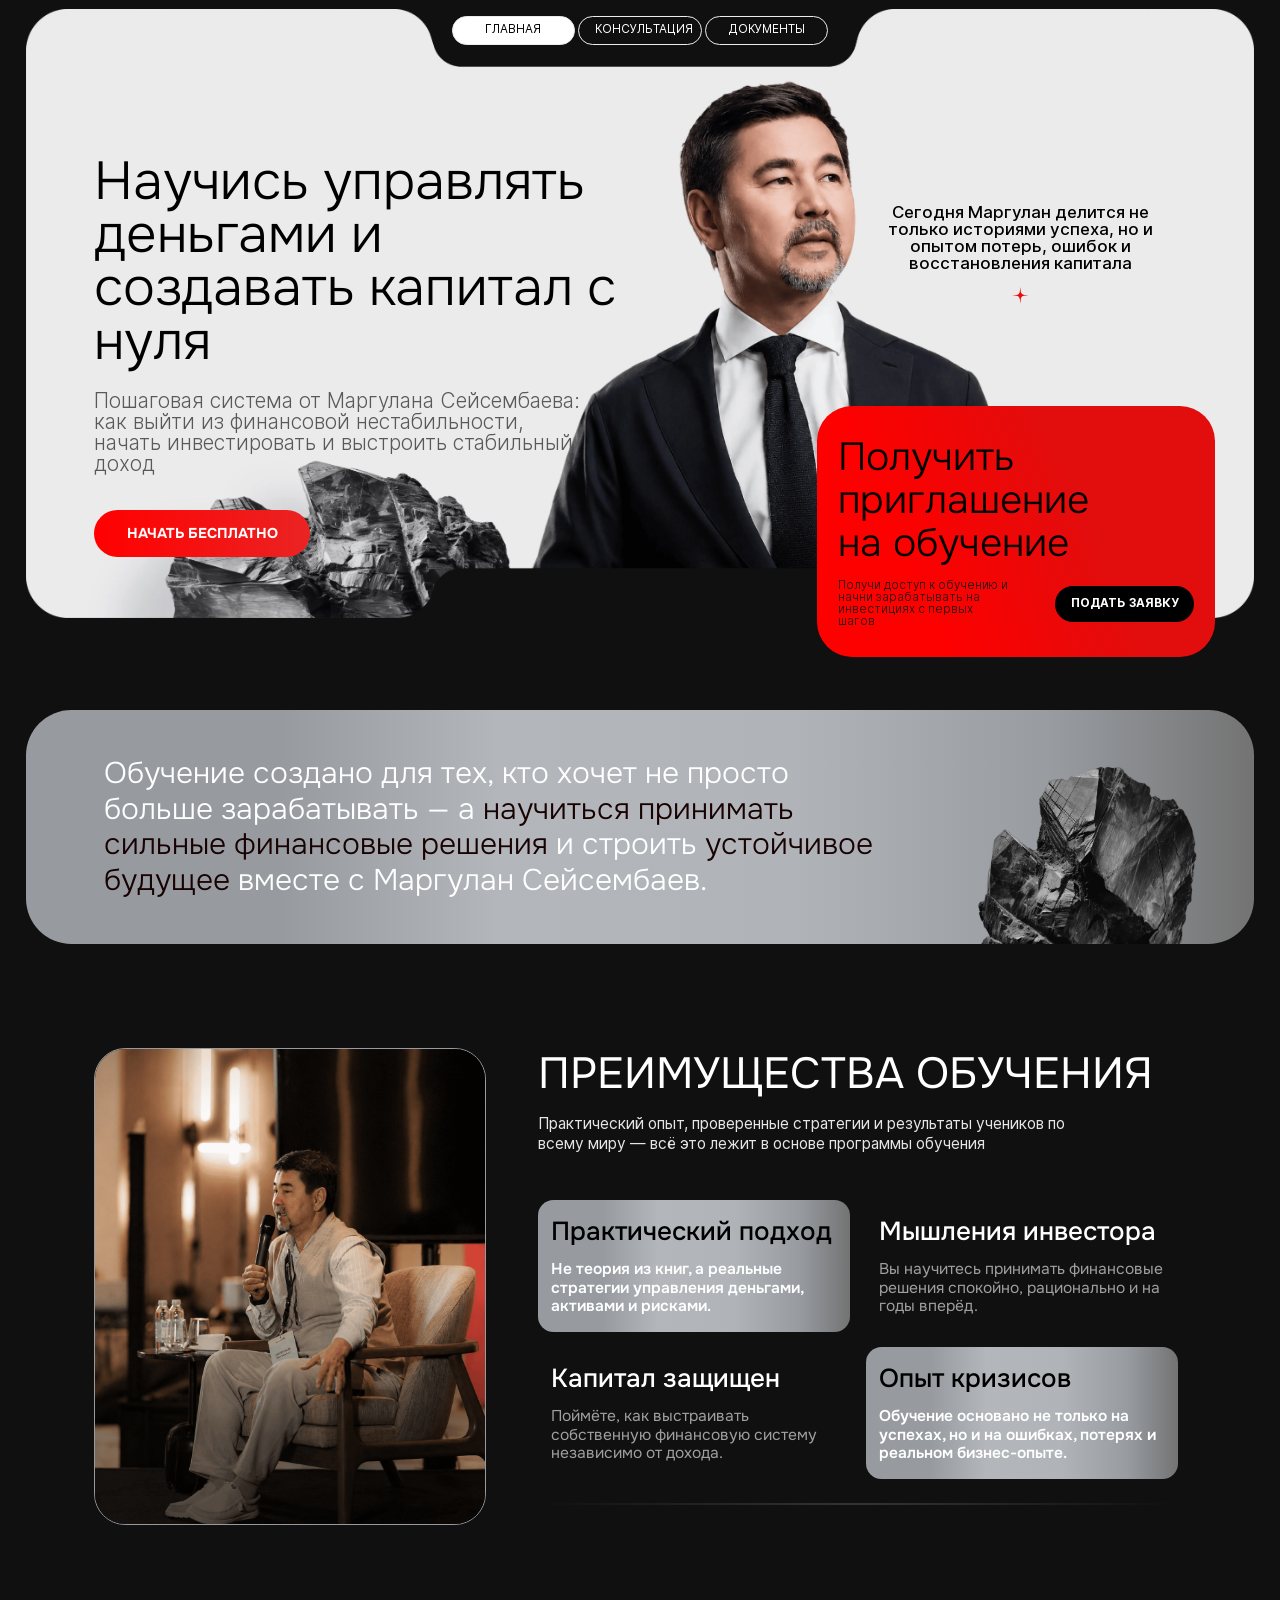
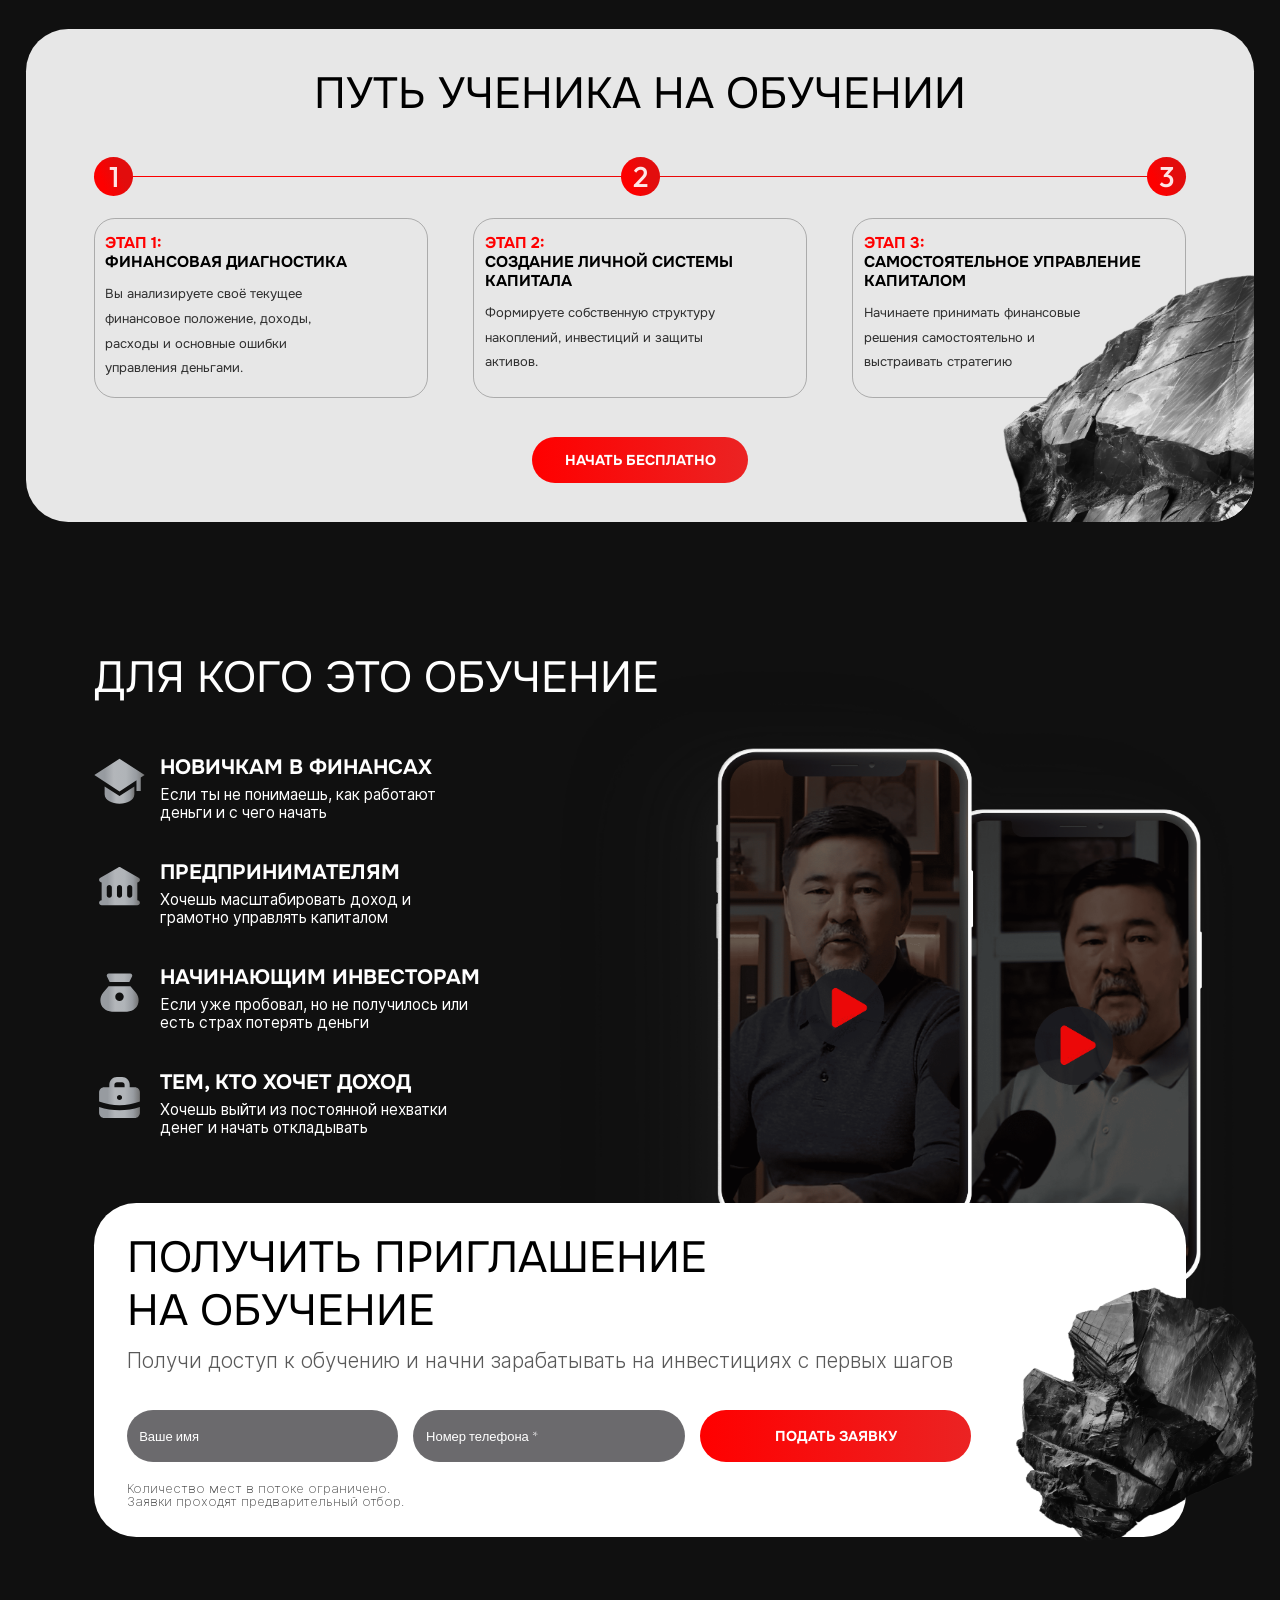
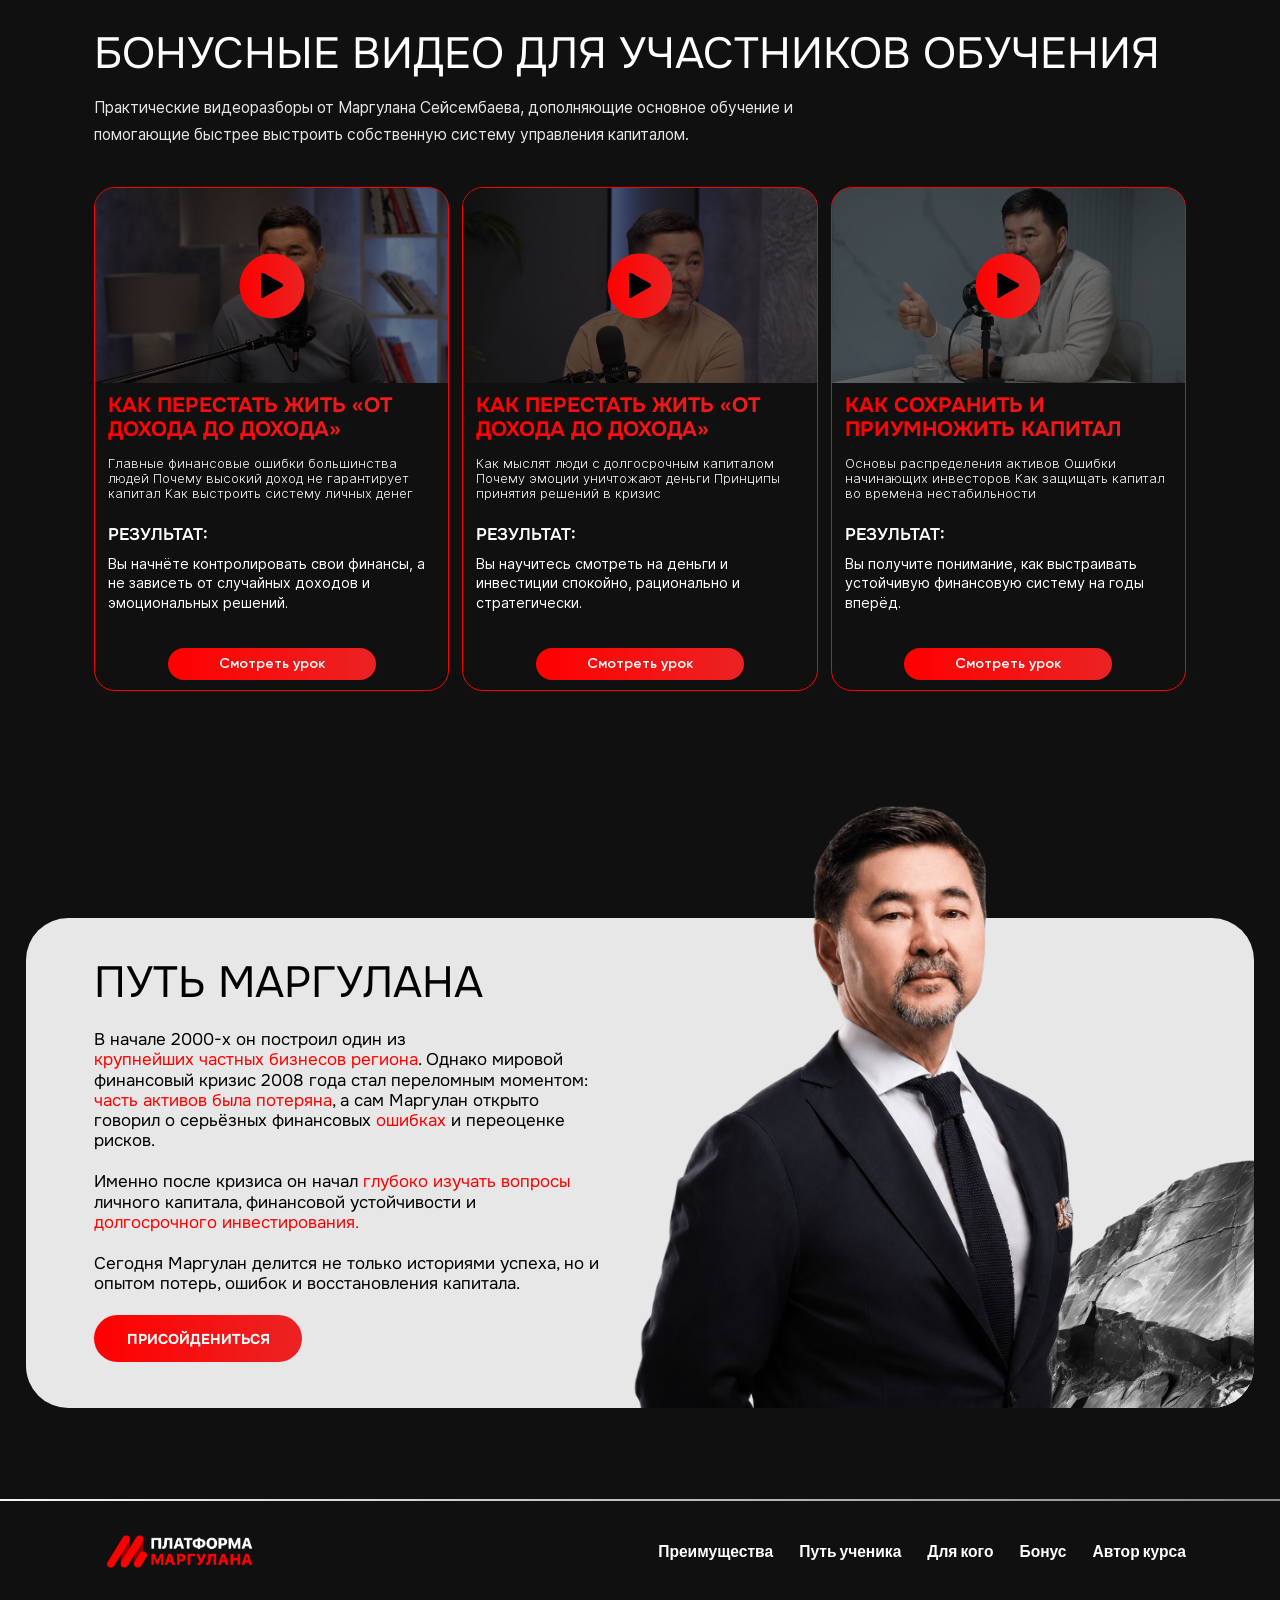
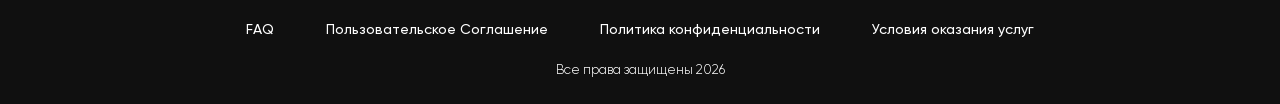
<file: index.html>
<!DOCTYPE html>
<html lang="ru">
<head>
    <meta charset="UTF-8">
    <meta name="viewport" content="width=device-width, initial-scale=1.0">
    <title>Margulan-Platform</title>
    <!-- favicon -->
    <link rel="icon" href="./images/logo/favicon.svg">
    <!-- favicon -->
    <!-- fonts -->
    <link rel="preconnect" href="https://fonts.googleapis.com">
    <link rel="preconnect" href="https://fonts.gstatic.com" crossorigin>
    <link href="https://fonts.googleapis.com/css2?family=Onest:wght@100..900&family=Outfit:wght@100..900&display=swap"
        rel="stylesheet">
    <link rel="stylesheet" href="./assets/fonts/Gilroy/stylesheet.css">
    <link rel="stylesheet" href="./assets/fonts/Inter/stylesheet.css">
    <link rel="stylesheet" href="./assets/fonts/DisruptorScript/stylesheet.css">
    <!-- fonts -->
    <!-- css link -->
    <link rel="stylesheet" href="./assets/scss/style.css">
    <!-- css link -->
</head>
<body>
    <div class="wrapper">

        <!-- header -->
        <header class="header_index">
            <div class="container">
                <ul class="header_index_link">
                    <li>
                        <a href="#" class="active">
                            гЛАВНАЯ
                        </a>
                    </li>
                    <li>
                        <a href="#">
                            кОНСУЛЬТАЦИЯ
                        </a>
                    </li>
                    <li class="end_link">
                        <a href="#">
                            Документы
                        </a>
                    </li>
                </ul>
            </div>
        </header>
        <!-- header -->

        <!-- main -->
        <main>

            <!-- hero -->
            <section class="hero">
                <div class="container">
                    <div class="hero_text">
                        <h1>
                            Научись управлять деньгами и создавать капитал с нуля
                        </h1>
                        <p>
                            Пошаговая система от Маргулана Сейсембаева: как выйти из финансовой нестабильности, начать инвестировать и выстроить
                            стабильный доход
                        </p>
                        <button class="btn-red">
                            НАЧАТЬ БЕСПЛАТНО
                        </button>
                    </div>
                    <div class="hero_right-text">
                        <p>
                            Сегодня Маргулан делится не только историями успеха, но и опытом потерь, ошибок и восстановления капитала
                        </p>
                        <svg width="27" height="27" viewBox="0 0 27 27" fill="none" xmlns="http://www.w3.org/2000/svg">
                            <path
                                d="M13.3167 0L13.9882 7.3873C14.253 10.2997 16.5881 12.5917 19.5049 12.8022L26.6333 13.3167L19.3629 14.0162C16.5104 14.2907 14.2552 16.5529 13.9895 19.4062L13.3167 26.6333L12.4804 19.2846C12.1621 16.4874 9.93326 14.2926 7.13151 14.0173L0 13.3167L6.98691 12.8018C9.85504 12.5905 12.165 10.3647 12.4826 7.50635L13.3167 0Z"
                                fill="url(#paint0_linear_1_46)" />
                            <defs>
                                <linearGradient id="paint0_linear_1_46" x1="9.26043" y1="24.9333" x2="21.9472" y2="19.2434"
                                    gradientUnits="userSpaceOnUse">
                                    <stop stop-color="#FD0000" />
                                    <stop offset="1" stop-color="#E20D0D" />
                                </linearGradient>
                            </defs>
                        </svg>
                        <div class="line"></div>
                    </div>
                    <div class="hero_contact">
                        <h3>
                            Получить приглашение
                            на обучение
                        </h3>
                        <div class="hero_contact_bottom">
                            <p>
                                Получи доступ к обучению и начни зарабатывать на инвестициях с первых шагов
                            </p>
                            <button>
                                Подать заявку
                            </button>
                        </div>
                    </div>
                </div>
            </section>
            <!-- hero -->

            <!-- hero_bottom -->
            <div class="hero_bottom">
                <div class="container">
                    <p>
                        <span>Обучение создано для тех, кто хочет не просто больше зарабатывать — а</span> научиться принимать сильные финансовые решения <span>и строить</span> устойчивое будущее <span>вместе с Маргулан Сейсембаев.</span>
                    </p>
                    <img src="./assets/images/hero_bottom_icon.png" alt="" class="hero_bottom_icon">
                </div>
            </div>
            <!-- hero_bottom -->

            <!-- about -->
            <section class="about">
                <div class="container">
                    <img src="./assets/images/about_img.png" alt="" class="about_img">
                    <div class="about_text">
                        <h2 class="section_title">
                            Преимущества обучения
                        </h2>
                        <p class="about_head_text">
                            Практический опыт, проверенные стратегии и результаты учеников по всему миру — всё это лежит в основе программы обучения
                        </p>
                        <div class="about_blocks">
                            <div class="about_block white">
                                <h3>
                                    Практический подход
                                </h3>
                                <p>
                                    Не теория из книг, а реальные стратегии управления деньгами, активами и рисками.
                                </p>
                            </div>
                            <div class="about_block">
                                <h3>
                                    Мышления инвестора
                                </h3>
                                <p>
                                    Вы научитесь принимать финансовые решения спокойно, рационально и на годы вперёд.
                                </p>
                            </div>
                            <div class="about_block">
                                <h3>
                                    Капитал защищен
                                </h3>
                                <p>
                                    Поймёте, как выстраивать собственную финансовую систему независимо от дохода.
                                </p>
                            </div>
                            <div class="about_block white">
                                <h3>
                                    Опыт кризисов
                                </h3>
                                <p>
                                    Обучение основано не только на успехах, но и на ошибках, потерях и реальном бизнес-опыте.
                                </p>
                            </div>
                        </div>
                    </div>
                </div>
            </section>
            <!-- about -->

            <!-- training -->
            <section class="training">
                <img src="./assets/images/path_icon.png" alt="" class="training_icon">
                <div class="container">
                    <h2 class="section_title">
                        Путь ученика на обучении
                    </h2>
                    <div class="training_blocks">
                        <div class="step_numbers">
                            <div class="number">
                                <span>
                                    1
                                </span>
                            </div>
                            <div class="number">
                                <span>
                                    2
                                </span>
                            </div>
                            <div class="number">
                                <span>
                                    3
                                </span>
                            </div>
                        </div>
                        <div class="training_block">
                            <h3>
                                <span>этап 1:</span>
                                Финансовая диагностика
                            </h3>
                            <p>
                                Вы анализируете своё текущее финансовое положение, доходы, расходы и основные ошибки управления деньгами.
                            </p>
                        </div>
                        <div class="training_block">
                            <h3>
                                <span>этап 2:</span>
                                Создание личной системы капитала
                            </h3>
                            <p>
                                Формируете собственную структуру накоплений, инвестиций и защиты активов.
                            </p>
                        </div>
                        <div class="training_block">
                            <h3>
                                <span>этап 3:</span>
                                Самостоятельное управление капиталом
                            </h3>
                            <p>
                                Начинаете принимать финансовые решения самостоятельно и выстраивать стратегию
                            </p>
                        </div>
                    </div>
                    <button class="btn-red">
                        НАЧАТЬ БЕСПЛАТНО
                    </button>
                </div>
            </section>
            <!-- training -->

            <!-- course -->
            <section class="course">
                <div class="container">
                    <h2 class="section_title">
                        Для кого это обучение
                    </h2>
                    <div class="course_in">
                        <div class="course_text">
                            <div class="course_text_block">
                                <img src="./assets/images/course1.svg" alt="">
                                <div class="text">
                                    <h3>
                                        Новичкам в финансах
                                    </h3>
                                    <p>
                                        Если ты не понимаешь, как работают деньги и с чего начать
                                    </p>
                                </div>
                            </div>
                            <div class="course_text_block">
                                <img src="./assets/images/course2.svg" alt="">
                                <div class="text">
                                    <h3>
                                        Предпринимателям
                                    </h3>
                                    <p>
                                        Хочешь масштабировать доход и грамотно управлять капиталом
                                    </p>
                                </div>
                            </div>
                            <div class="course_text_block">
                                <img src="./assets/images/course3.svg" alt="">
                                <div class="text">
                                    <h3>
                                        Начинающим инвесторам
                                    </h3>
                                    <p>
                                        Если уже пробовал, но не получилось
                                        или есть страх потерять деньги
                                    </p>
                                </div>
                            </div>
                            <div class="course_text_block">
                                <img src="./assets/images/course4.svg" alt="">
                                <div class="text">
                                    <h3>
                                        Тем, кто хочет доход
                                    </h3>
                                    <p>
                                        Хочешь выйти из постоянной нехватки денег и начать откладывать
                                    </p>
                                </div>
                            </div>
                        </div>
                        <img src="./assets/images/course_img.png" alt="" class="course_img">
                    </div>
                    <div class="course_form">
                        <img class="course_icon" src="./assets/images/course_icon.png" alt="">
                        <h2 class="section_title">
                            Получить приглашение
                            на обучение
                        </h2>
                        <p>
                            Получи доступ к обучению и начни зарабатывать на инвестициях с первых шагов
                        </p>
                        <form action="#">
                            <input type="text" placeholder="Ваше имя">
                            <input type="tel" placeholder="Номер телефона *">
                            <button class="btn-red" type="submit">
                                Подать заявку
                            </button>
                        </form>
                        <span>
                            Количество мест в потоке ограничено.
                            Заявки проходят предварительный отбор.
                        </span>
                    </div>
                </div>
            </section>
            <!-- course -->

            <!-- video -->
            <section class="video section-top">
                <div class="container">
                    <div class="video_head">
                        <h2 class="section_title">
                            Бонусные видео для участников обучения
                        </h2>
                        <p>
                            Практические видеоразборы от Маргулана Сейсембаева, дополняющие основное обучение и помогающие быстрее выстроить
                            собственную систему управления капиталом.
                        </p>
                    </div>
                    <div class="video_cards">
                        <div class="video_card">
                            <div class="video_card-img">
                                <button class="play">
                                    <img src="./assets/images/play_icon.svg" alt="">
                                </button>
                                <img src="./assets/images/video1.png" alt="">
                            </div>
                            <div class="video_card-text">
                                <h3>
                                    Как перестать жить «от дохода до дохода»
                                </h3>
                                <p>
                                    Главные финансовые ошибки большинства людей
                                    Почему высокий доход не гарантирует капитал
                                    Как выстроить систему личных денег
                                </p>
                                <h4>
                                    Результат:
                                </h4>
                                <span>
                                    Вы начнёте контролировать свои финансы, а не зависеть от случайных доходов и эмоциональных решений.
                                </span>
                                <button class="btn-red">
                                    Смотреть урок
                                </button>
                            </div>
                        </div>
                        <div class="video_card">
                            <div class="video_card-img">
                                <button class="play">
                                    <img src="./assets/images/play_icon.svg" alt="">
                                </button>
                                <img src="./assets/images/video2.png" alt="">
                            </div>
                            <div class="video_card-text">
                                <h3>
                                    Как перестать жить «от дохода до дохода»
                                </h3>
                                <p>
                                    Как мыслят люди с долгосрочным капиталом
                                    Почему эмоции уничтожают деньги
                                    Принципы принятия решений в кризис
                                </p>
                                <h4>
                                    Результат:
                                </h4>
                                <span>
                                    Вы научитесь смотреть на деньги
                                    и инвестиции спокойно, рационально
                                    и стратегически.
                                </span>
                                <button class="btn-red">
                                    Смотреть урок
                                </button>
                            </div>
                        </div>
                        <div class="video_card">
                            <div class="video_card-img">
                                <button class="play">
                                    <img src="./assets/images/play_icon.svg" alt="">
                                </button>
                                <img src="./assets/images/video3.png" alt="">
                            </div>
                            <div class="video_card-text">
                                <h3>
                                    Как сохранить и приумножить капитал
                                </h3>
                                <p>
                                    Основы распределения активов
                                    Ошибки начинающих инвесторов
                                    Как защищать капитал во времена нестабильности
                                </p>
                                <h4>
                                    Результат:
                                </h4>
                                <span>
                                    Вы получите понимание, как выстраивать устойчивую финансовую систему на годы вперёд.
                                </span>
                                <button class="btn-red">
                                    Смотреть урок
                                </button>
                            </div>
                        </div>
                    </div>
                </div>
            </section>
            <!-- video -->

            <!-- path -->
            <section class="path">
                <img src="./assets/images/path_icon.png" alt="" class="path_icon">
                <div class="container">
                    <div class="path_text">
                        <h2 class="section_title">
                            Путь Маргулана
                        </h2>
                        <p>
                            В начале 2000-х он построил один из <span>крупнейших частных бизнесов региона</span>. Однако мировой финансовый кризис 2008 года стал
                            переломным моментом:
                            <span>часть активов была потеряна</span>, а сам Маргулан открыто говорил о серьёзных финансовых <span>ошибках</span> и переоценке рисков.
                        </p>
                        <p>
                            Именно после кризиса он начал <span>глубоко изучать вопросы</span> личного капитала, финансовой устойчивости и <span>долгосрочного
                            инвестирования.</span>
                        </p>
                        <p>
                            Сегодня Маргулан делится не только историями успеха, но
                            и опытом потерь, ошибок и восстановления капитала.
                        </p>
                        <button class="btn-red">
                            Присойдениться
                        </button>
                    </div>
                    <img class="path_img" src="./assets/images/path_img.png" alt="">
                </div>
            </section>
            <!-- path -->

        </main>
        <!-- main -->

        <!-- footer -->
        <footer class="footer section-top">
            <div class="container">
                <div class="footer_top">
                    <a href="/" class="footer_logo">
                        <img src="./assets/images/logo/header_logo.png" alt="">
                    </a>
                    <ul class="footer_link">
                        <li>
                            <a href="#">
                                Преимущества
                            </a>
                        </li>
                        <li>
                            <a href="#">
                                Путь ученика
                            </a>
                        </li>
                        <li>
                            <a href="#">
                                Для кого
                            </a>
                        </li>
                        <li>
                            <a href="#">
                                Бонус
                            </a>
                        </li>
                        <li>
                            <a href="#">
                                Автор курса
                            </a>
                        </li>
                    </ul>
                </div>
                <ul class="footer_bottom">
                    <li>
                        <a href="#">
                            FAQ
                        </a>
                    </li>
                    <li>
                        <a href="./user-agreement.html">
                            Пользовательское Соглашение
                        </a>
                    </li>
                    <li>
                        <a href="./policy.html">
                            Политика конфиденциальности
                        </a>
                    </li>
                    <li>
                        <a href="./terms-service.html">
                            Условия оказания услуг
                        </a>
                    </li>
                </ul>
                <span class="end_text">
                    Все права защищены 2026
                </span>
            </div>
        </footer>
        <!-- footer -->
    </div>

    <!-- js file -->
    <script src="./assets/scripts/main.js" defer></script>
    <!-- js file -->
</body>
</html>
</file>
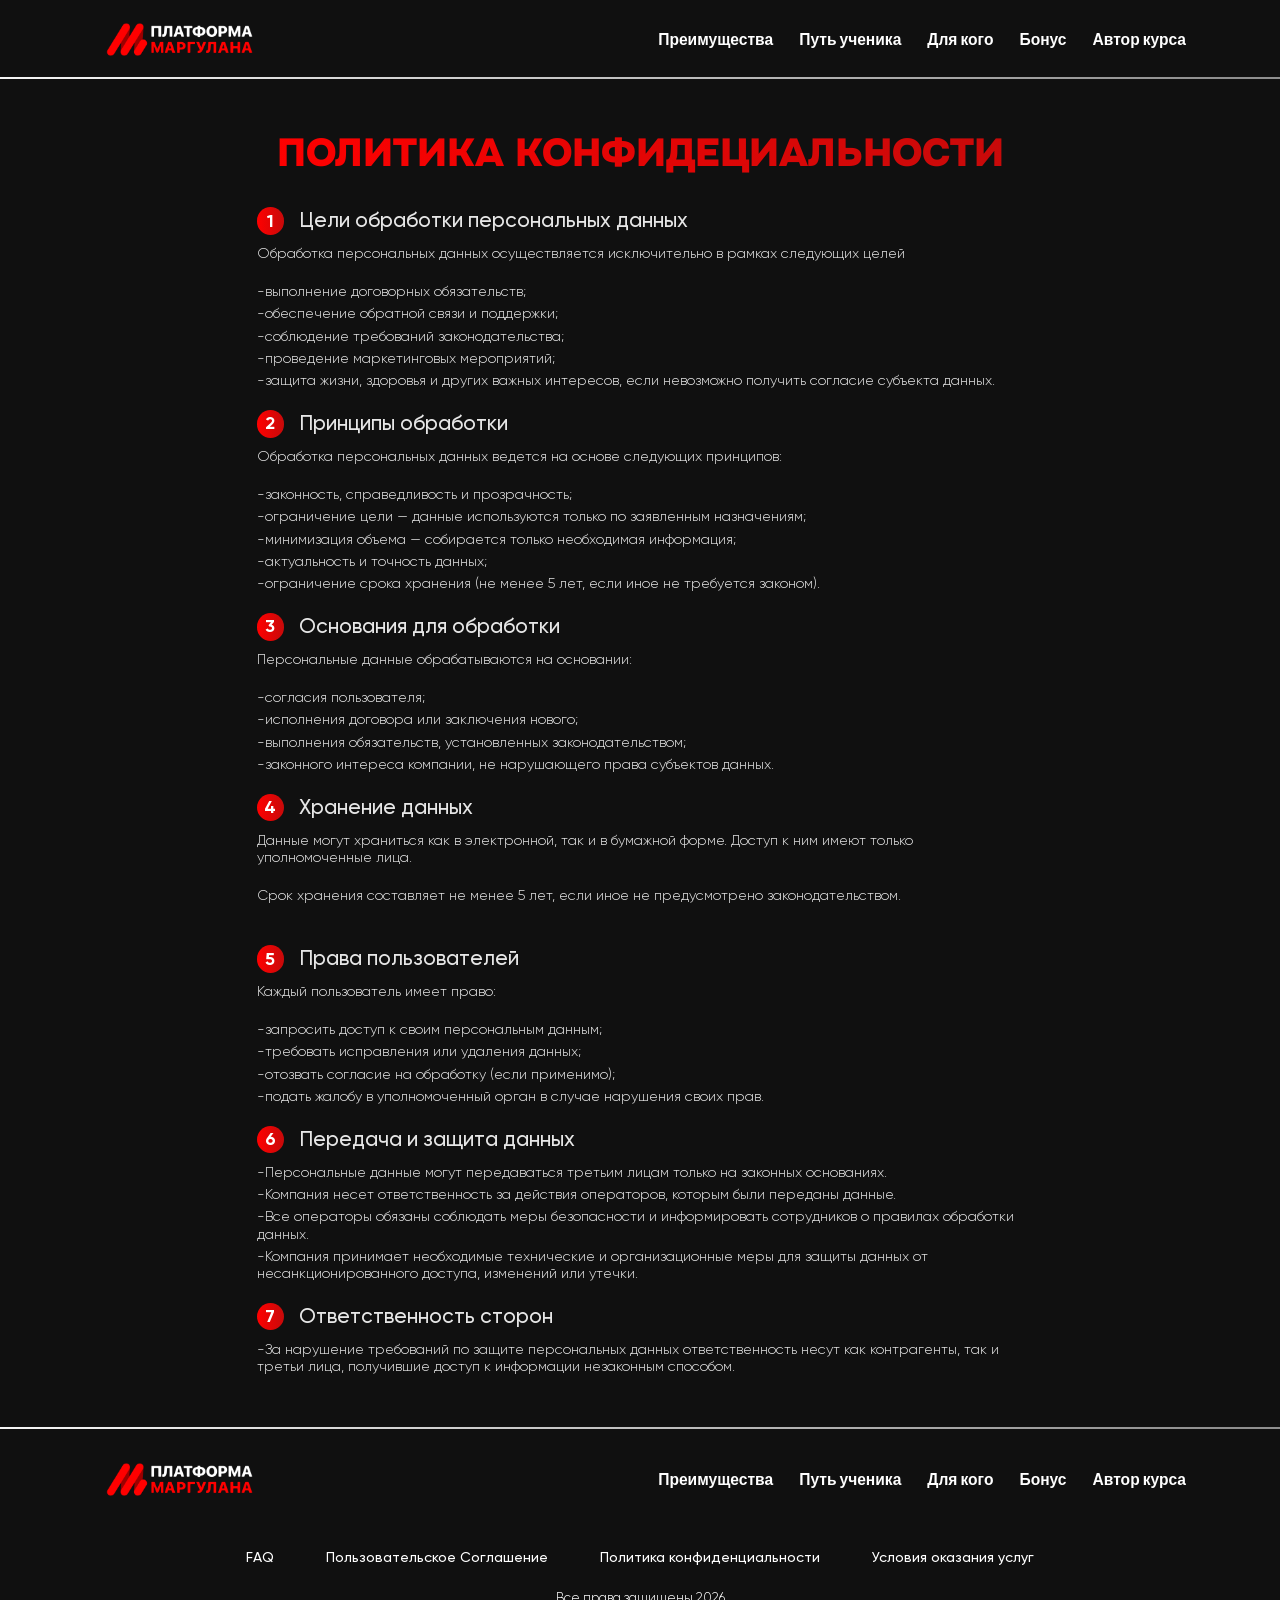
<file: policy.html>
<!DOCTYPE html>
<html lang="ru">

<head>
  <meta charset="UTF-8">
  <meta name="viewport" content="width=device-width, initial-scale=1.0">
  <title>Margulan-Main</title>
  <!-- favicon -->
  <link rel="icon" href="./images/logo/favicon.svg">
  <!-- favicon -->
  <!-- fonts -->
  <link rel="preconnect" href="https://fonts.googleapis.com">
  <link rel="preconnect" href="https://fonts.gstatic.com" crossorigin>
  <link href="https://fonts.googleapis.com/css2?family=Onest:wght@100..900&family=Outfit:wght@100..900&display=swap"
    rel="stylesheet">
  <link rel="stylesheet" href="./assets/fonts/Gilroy/stylesheet.css">
  <link rel="stylesheet" href="./assets/fonts/Inter/stylesheet.css">
  <!-- fonts -->
  <!-- css link -->
  <link rel="stylesheet" href="./assets/scss/style.css">
  <!-- css link -->
</head>

<body>
  <div class="wrapper">

    <!-- header -->
    <header class="header">
      <div class="container">
        <a href="/" class="header_logo">
          <img src="./assets/images/logo/header_logo.png" alt="">
        </a>
        <ul class="header_link">
          <li>
            <a href="#">
              Преимущества
            </a>
          </li>
          <li>
            <a href="#">
              Путь ученика
            </a>
          </li>
          <li>
            <a href="#">
              Для кого
            </a>
          </li>
          <li>
            <a href="#">
              Бонус
            </a>
          </li>
          <li>
            <a href="#">
              Автор курса
            </a>
          </li>
        </ul>
        <button class="burger">
          <svg width="40" height="40" viewBox="0 0 40 40" fill="none" xmlns="http://www.w3.org/2000/svg">
            <path d="M6.6665 10H33.3332M11.6665 20H33.3332M16.6665 30H33.3332" stroke="url(#paint0_linear_22_1363)"
              stroke-width="3.33333" stroke-linecap="round" stroke-linejoin="round" />
            <defs>
              <linearGradient id="paint0_linear_22_1363" x1="6.6665" y1="20" x2="33.3332" y2="20"
                gradientUnits="userSpaceOnUse">
                <stop stop-color="#FF0000" />
                <stop offset="1" stop-color="#EB2323" />
              </linearGradient>
            </defs>
          </svg>
        </button>
      </div>
    </header>
    <!-- header -->

    <!-- main -->
    <main>

      <!-- policy -->
      <section class="policy">
        <div class="container">
          <h1>
            Политика конфидециальности
          </h1>
          <div class="policy_in">
            <div class="policy_block">
              <div class="title">
                <div class="number"><span>1</span></div>
                <h3>Цели обработки персональных данных</h3>
              </div>
              <p>
                Обработка персональных данных осуществляется исключительно в рамках следующих целей
              </p>
              <ul>
                <li>-выполнение договорных обязательств;</li>
                <li>-обеспечение обратной связи и поддержки;</li>
                <li>-соблюдение требований законодательства;</li>
                <li>-проведение маркетинговых мероприятий;</li>
                <li>-защита жизни, здоровья и других важных интересов, если невозможно получить согласие субъекта
                  данных.</li>
              </ul>
            </div>

            <div class="policy_block">
              <div class="title">
                <div class="number"><span>2</span></div>
                <h3>Принципы обработки</h3>
              </div>
              <p>
                Обработка персональных данных ведется на основе следующих принципов:
              </p>
              <ul>
                <li>-законность, справедливость и прозрачность;</li>
                <li>-ограничение цели — данные используются только по заявленным назначениям;</li>
                <li>-минимизация объема — собирается только необходимая информация;</li>
                <li>-актуальность и точность данных;</li>
                <li>-ограничение срока хранения (не менее 5 лет, если иное не требуется законом).</li>
              </ul>
            </div>

            <div class="policy_block">
              <div class="title">
                <div class="number"><span>3</span></div>
                <h3>Основания для обработки</h3>
              </div>
              <p>
                Персональные данные обрабатываются на основании:
              </p>
              <ul>
                <li>-согласия пользователя;</li>
                <li>-исполнения договора или заключения нового;</li>
                <li>-выполнения обязательств, установленных законодательством;</li>
                <li>-законного интереса компании, не нарушающего права субъектов данных.</li>
              </ul>
            </div>

            <div class="policy_block">
              <div class="title">
                <div class="number"><span>4</span></div>
                <h3>Хранение данных</h3>
              </div>
              <p>
                Данные могут храниться как в электронной, так и в бумажной форме. Доступ к ним имеют только
                уполномоченные лица.
              </p>
              <p>
                Срок хранения составляет не менее 5 лет, если иное не предусмотрено законодательством.
              </p>
            </div>

            <div class="policy_block">
              <div class="title">
                <div class="number"><span>5</span></div>
                <h3>Права пользователей</h3>
              </div>
              <p>
                Каждый пользователь имеет право:
              </p>
              <ul>
                <li>-запросить доступ к своим персональным данным;</li>
                <li>-требовать исправления или удаления данных;</li>
                <li>-отозвать согласие на обработку (если применимо);</li>
                <li>-подать жалобу в уполномоченный орган в случае нарушения своих прав.</li>
              </ul>
            </div>

            <div class="policy_block">
              <div class="title">
                <div class="number"><span>6</span></div>
                <h3>Передача и защита данных</h3>
              </div>
              <ul>
                <li>-Персональные данные могут передаваться третьим лицам только на законных основаниях.</li>
                <li>-Компания несет ответственность за действия операторов, которым были переданы данные.</li>
                <li>-Все операторы обязаны соблюдать меры безопасности и информировать сотрудников о правилах обработки
                  данных.</li>
                <li>-Компания принимает необходимые технические и организационные меры для защиты данных от
                  несанкционированного
                  доступа, изменений или утечки.</li>
              </ul>
            </div>

            <div class="policy_block">
              <div class="title">
                <div class="number"><span>7</span></div>
                <h3>Ответственность сторон</h3>
              </div>
              <ul>
                <li>-За нарушение требований по защите персональных данных ответственность несут как контрагенты, так и
                  третьи лица,
                  получившие доступ к информации незаконным способом.</li>
              </ul>
            </div>
          </div>
        </div>
      </section>
      <!-- policy -->


    </main>
    <!-- main -->

    <!-- footer -->
    <footer class="footer">
      <div class="container">
        <div class="footer_top">
          <a href="/" class="footer_logo">
            <img src="./assets/images/logo/header_logo.png" alt="">
          </a>
          <ul class="footer_link">
            <li>
              <a href="#">
                Преимущества
              </a>
            </li>
            <li>
              <a href="#">
                Путь ученика
              </a>
            </li>
            <li>
              <a href="#">
                Для кого
              </a>
            </li>
            <li>
              <a href="#">
                Бонус
              </a>
            </li>
            <li>
              <a href="#">
                Автор курса
              </a>
            </li>
          </ul>
        </div>
        <ul class="footer_bottom">
          <li>
            <a href="#">
              FAQ
            </a>
          </li>
          <li>
            <a href="./user-agreement.html">
              Пользовательское Соглашение
            </a>
          </li>
          <li>
            <a href="./policy.html">
              Политика конфиденциальности
            </a>
          </li>
          <li>
            <a href="./terms-service.html">
              Условия оказания услуг
            </a>
          </li>
        </ul>
        <span class="end_text">
          Все права защищены 2026
        </span>
      </div>
    </footer>
    <!-- footer -->
  </div>

  <!-- js file -->
  <script src="./assets/scripts/main.js" defer></script>
  <!-- js file -->
</body>

</html>
</file>
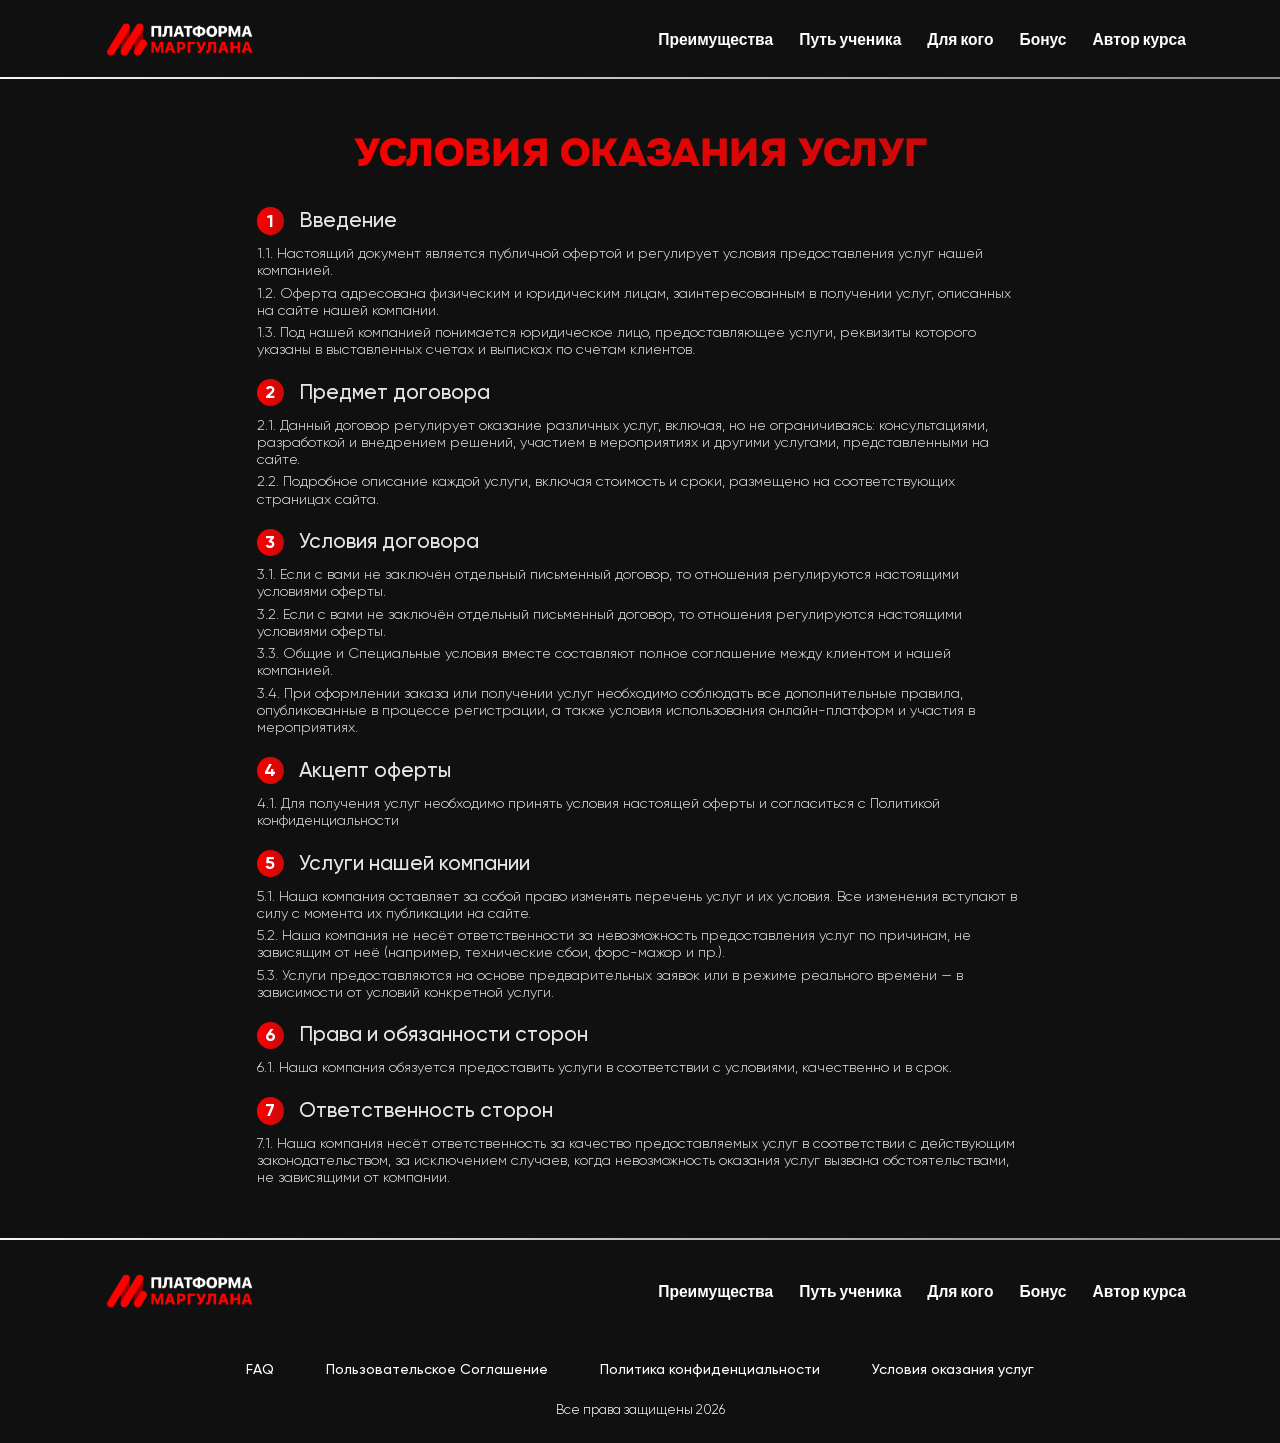
<file: terms-service.html>
<!DOCTYPE html>
<html lang="ru">

<head>
  <meta charset="UTF-8">
  <meta name="viewport" content="width=device-width, initial-scale=1.0">
  <title>Margulan-Platform</title>
  <!-- favicon -->
  <link rel="icon" href="./images/logo/favicon.svg">
  <!-- favicon -->
  <!-- fonts -->
  <link rel="preconnect" href="https://fonts.googleapis.com">
  <link rel="preconnect" href="https://fonts.gstatic.com" crossorigin>
  <link href="https://fonts.googleapis.com/css2?family=Onest:wght@100..900&family=Outfit:wght@100..900&display=swap"
    rel="stylesheet">
  <link rel="stylesheet" href="./assets/fonts/Gilroy/stylesheet.css">
  <link rel="stylesheet" href="./assets/fonts/Inter/stylesheet.css">
  <!-- fonts -->
  <!-- css link -->
  <link rel="stylesheet" href="./assets/scss/style.css">
  <!-- css link -->
</head>

<body>
  <div class="wrapper">

    <!-- header -->
    <header class="header">
      <div class="container">
        <a href="/" class="header_logo">
          <img src="./assets/images/logo/header_logo.png" alt="">
        </a>
        <ul class="header_link">
          <li>
            <a href="#">
              Преимущества
            </a>
          </li>
          <li>
            <a href="#">
              Путь ученика
            </a>
          </li>
          <li>
            <a href="#">
              Для кого
            </a>
          </li>
          <li>
            <a href="#">
              Бонус
            </a>
          </li>
          <li>
            <a href="#">
              Автор курса
            </a>
          </li>
        </ul>
        <button class="burger">
          <svg width="40" height="40" viewBox="0 0 40 40" fill="none" xmlns="http://www.w3.org/2000/svg">
            <path d="M6.6665 10H33.3332M11.6665 20H33.3332M16.6665 30H33.3332" stroke="url(#paint0_linear_22_1363)"
              stroke-width="3.33333" stroke-linecap="round" stroke-linejoin="round" />
            <defs>
              <linearGradient id="paint0_linear_22_1363" x1="6.6665" y1="20" x2="33.3332" y2="20"
                gradientUnits="userSpaceOnUse">
                <stop stop-color="#FF0000" />
                <stop offset="1" stop-color="#EB2323" />
              </linearGradient>
            </defs>
          </svg>
        </button>
      </div>
    </header>
    <!-- header -->

    <!-- main -->
    <main>

      <!-- policy -->
      <section class="policy">
        <div class="container">
          <h1>
            Условия оказания услуг
          </h1>
          <div class="policy_in">
            <div class="policy_block">
              <div class="title">
                <div class="number"><span>1</span></div>
                <h3>Введение</h3>
              </div>
              <ul>
                <li>1.1. Настоящий документ является публичной офертой и регулирует условия предоставления услуг нашей
                  компанией.
                </li>
                <li>1.2. Оферта адресована физическим и юридическим лицам, заинтересованным в получении услуг, описанных
                  на сайте
                  нашей компании.</li>
                <li>1.3. Под нашей компанией понимается юридическое лицо, предоставляющее услуги, реквизиты которого
                  указаны в
                  выставленных счетах и выписках по счетам клиентов.</li>
              </ul>
            </div>

            <div class="policy_block">
              <div class="title">
                <div class="number"><span>2</span></div>
                <h3>Предмет договора</h3>
              </div>
              <ul>
                <li>2.1. Данный договор регулирует оказание различных услуг, включая, но не ограничиваясь:
                  консультациями,
                  разработкой и внедрением решений, участием в мероприятиях и другими услугами, представленными на
                  сайте.</li>
                <li>2.2. Подробное описание каждой услуги, включая стоимость и сроки, размещено на соответствующих
                  страницах сайта.
                </li>
              </ul>
            </div>

            <div class="policy_block">
              <div class="title">
                <div class="number"><span>3</span></div>
                <h3>Условия договора</h3>
              </div>
              <ul>
                <li>3.1. Если с вами не заключён отдельный письменный договор, то отношения регулируются настоящими
                  условиями
                  оферты.</li>
                <li>3.2. Если с вами не заключён отдельный письменный договор, то отношения регулируются настоящими
                  условиями
                  оферты.</li>
                <li>3.3. Общие и Специальные условия вместе составляют полное соглашение между клиентом и нашей
                  компанией.</li>
                <li>3.4. При оформлении заказа или получении услуг необходимо соблюдать все дополнительные правила,
                  опубликованные в
                  процессе регистрации, а также условия использования онлайн-платформ и участия в мероприятиях.</li>
              </ul>
            </div>

            <div class="policy_block">
              <div class="title">
                <div class="number"><span>4</span></div>
                <h3>Акцепт оферты</h3>
              </div>
              <ul>
                <li>4.1. Для получения услуг необходимо принять условия настоящей оферты и согласиться с Политикой
                  конфиденциальности</li>
              </ul>
            </div>

            <div class="policy_block">
              <div class="title">
                <div class="number"><span>5</span></div>
                <h3>Услуги нашей компании</h3>
              </div>
              <ul>
                <li>5.1. Наша компания оставляет за собой право изменять перечень услуг и их условия. Все изменения
                  вступают в силу
                  с момента их публикации на сайте.</li>
                <li>5.2. Наша компания не несёт ответственности за невозможность предоставления услуг по причинам, не
                  зависящим от
                  неё (например, технические сбои, форс-мажор и пр.).</li>
                <li>5.3. Услуги предоставляются на основе предварительных заявок или в режиме реального времени — в
                  зависимости от
                  условий конкретной услуги.</li>
              </ul>
            </div>

            <div class="policy_block">
              <div class="title">
                <div class="number"><span>6</span></div>
                <h3>Права и обязанности сторон</h3>
              </div>
              <ul>
                <li>6.1. Наша компания обязуется предоставить услуги в соответствии с условиями, качественно и в срок.
                </li>
              </ul>
            </div>

            <div class="policy_block">
              <div class="title">
                <div class="number"><span>7</span></div>
                <h3>Ответственность сторон</h3>
              </div>
              <ul>
                <li>7.1. Наша компания несёт ответственность за качество предоставляемых услуг в соответствии с
                  действующим
                  законодательством, за исключением случаев, когда невозможность оказания услуг вызвана
                  обстоятельствами, не
                  зависящими от компании.</li>
              </ul>
            </div>
          </div>
        </div>
      </section>
      <!-- policy -->

    </main>
    <!-- main -->

    <!-- footer -->
    <footer class="footer">
      <div class="container">
        <div class="footer_top">
          <a href="/" class="footer_logo">
            <img src="./assets/images/logo/header_logo.png" alt="">
          </a>
          <ul class="footer_link">
            <li>
              <a href="#">
                Преимущества
              </a>
            </li>
            <li>
              <a href="#">
                Путь ученика
              </a>
            </li>
            <li>
              <a href="#">
                Для кого
              </a>
            </li>
            <li>
              <a href="#">
                Бонус
              </a>
            </li>
            <li>
              <a href="#">
                Автор курса
              </a>
            </li>
          </ul>
        </div>
        <ul class="footer_bottom">
          <li>
            <a href="#">
              FAQ
            </a>
          </li>
          <li>
            <a href="./user-agreement.html">
              Пользовательское Соглашение
            </a>
          </li>
          <li>
            <a href="./policy.html">
              Политика конфиденциальности
            </a>
          </li>
          <li>
            <a href="./terms-service.html">
              Условия оказания услуг
            </a>
          </li>
        </ul>
        <span class="end_text">
          Все права защищены 2026
        </span>
      </div>
    </footer>
    <!-- footer -->
  </div>

  <!-- js file -->
  <script src="./assets/scripts/main.js" defer></script>
  <!-- js file -->
</body>

</html>
</file>
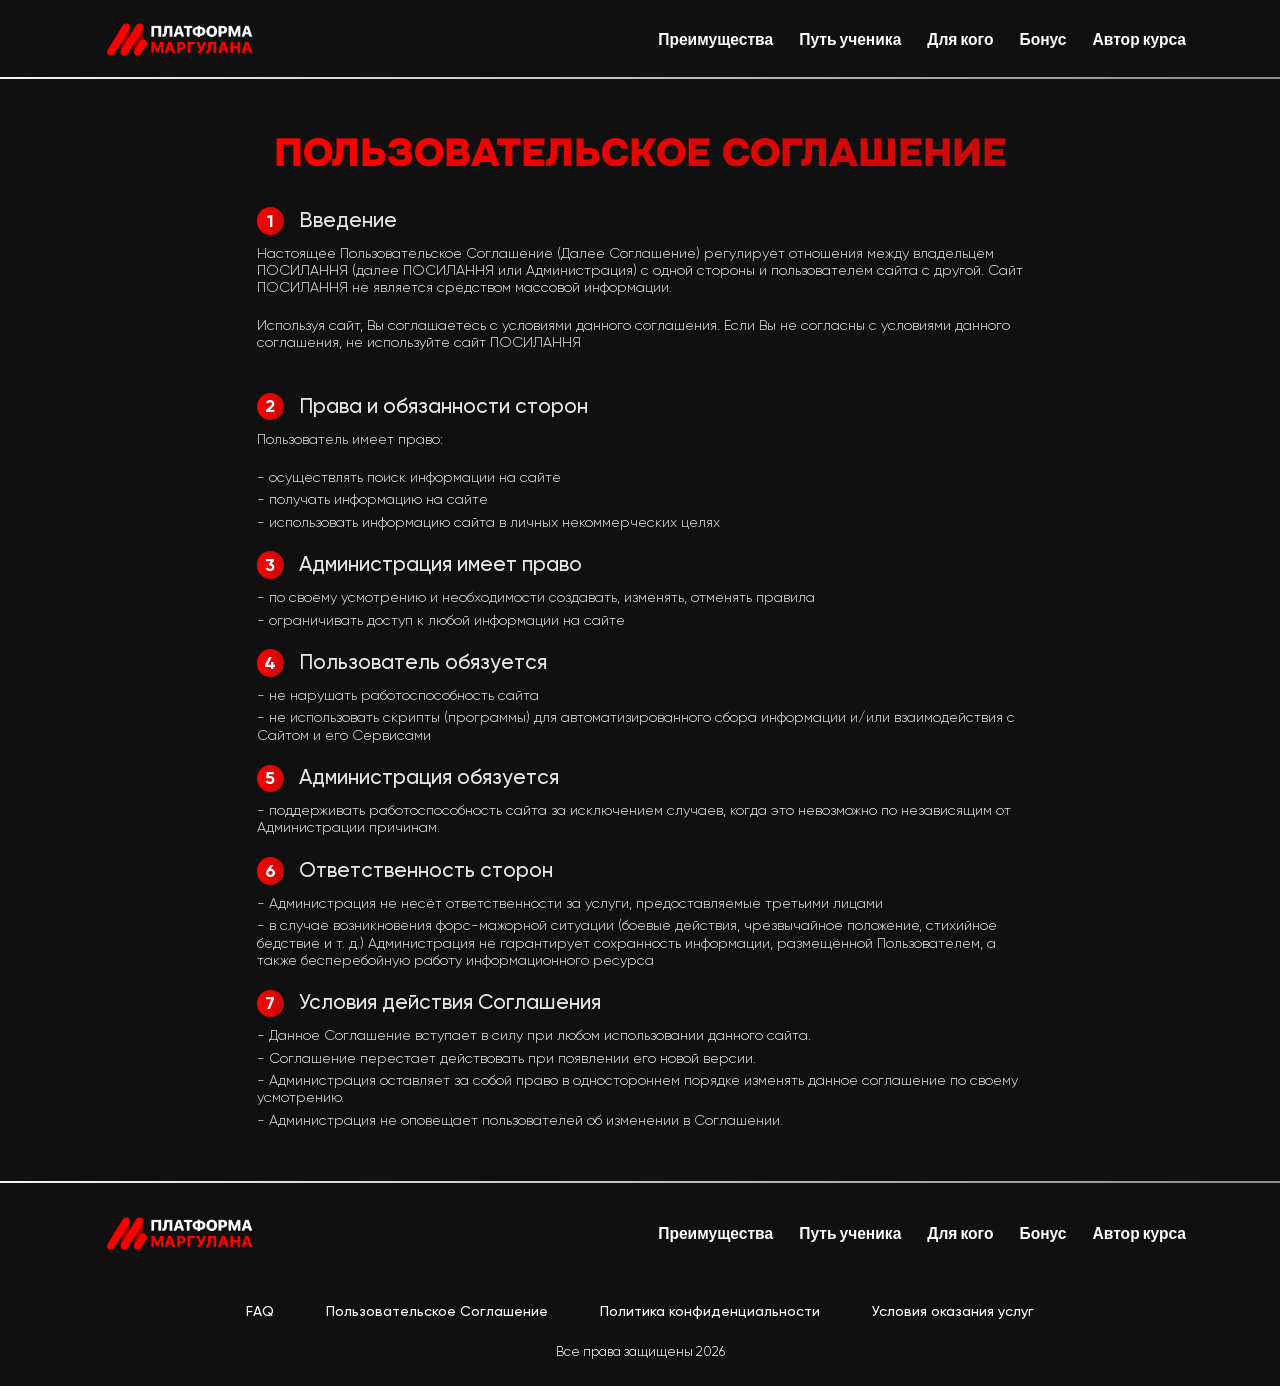
<file: user-agreement.html>
<!DOCTYPE html>
<html lang="ru">

<head>
  <meta charset="UTF-8">
  <meta name="viewport" content="width=device-width, initial-scale=1.0">
  <title>Margulan-Platform</title>
  <!-- favicon -->
  <link rel="icon" href="./images/logo/favicon.svg">
  <!-- favicon -->
  <!-- fonts -->
  <link rel="preconnect" href="https://fonts.googleapis.com">
  <link rel="preconnect" href="https://fonts.gstatic.com" crossorigin>
  <link href="https://fonts.googleapis.com/css2?family=Onest:wght@100..900&family=Outfit:wght@100..900&display=swap"
    rel="stylesheet">
  <link rel="stylesheet" href="./assets/fonts/Gilroy/stylesheet.css">
  <link rel="stylesheet" href="./assets/fonts/Inter/stylesheet.css">
  <!-- fonts -->
  <!-- css link -->
  <link rel="stylesheet" href="./assets/scss/style.css">
  <!-- css link -->
</head>

<body>
  <div class="wrapper">

    <!-- header -->
    <header class="header">
      <div class="container">
        <a href="/" class="header_logo">
          <img src="./assets/images/logo/header_logo.png" alt="">
        </a>
        <ul class="header_link">
          <li>
            <a href="#">
              Преимущества
            </a>
          </li>
          <li>
            <a href="#">
              Путь ученика
            </a>
          </li>
          <li>
            <a href="#">
              Для кого
            </a>
          </li>
          <li>
            <a href="#">
              Бонус
            </a>
          </li>
          <li>
            <a href="#">
              Автор курса
            </a>
          </li>
        </ul>
        <button class="burger">
          <svg width="40" height="40" viewBox="0 0 40 40" fill="none" xmlns="http://www.w3.org/2000/svg">
            <path d="M6.6665 10H33.3332M11.6665 20H33.3332M16.6665 30H33.3332" stroke="url(#paint0_linear_22_1363)"
              stroke-width="3.33333" stroke-linecap="round" stroke-linejoin="round" />
            <defs>
              <linearGradient id="paint0_linear_22_1363" x1="6.6665" y1="20" x2="33.3332" y2="20"
                gradientUnits="userSpaceOnUse">
                <stop stop-color="#FF0000" />
                <stop offset="1" stop-color="#EB2323" />
              </linearGradient>
            </defs>
          </svg>
        </button>
      </div>
    </header>
    <!-- header -->

    <!-- main -->
    <main>

      <!-- policy -->
      <section class="policy">
        <div class="container">
          <h1>
            Пользовательское Соглашение
          </h1>
          <div class="policy_in">
            <div class="policy_block">
              <div class="title">
                <div class="number"><span>1</span></div>
                <h3>Введение</h3>
              </div>
              <p>
                Настоящее Пользовательское Соглашение (Далее Соглашение) регулирует отношения между владельцем ПОСИЛАННЯ
                (далее
                ПОСИЛАННЯ или Администрация) с одной стороны и пользователем сайта с другой.
                Сайт ПОСИЛАННЯ не является средством массовой информации.
              </p>
              <p>
                Используя сайт, Вы соглашаетесь с условиями данного соглашения.
                Если Вы не согласны с условиями данного соглашения, не используйте сайт ПОСИЛАННЯ
              </p>
            </div>

            <div class="policy_block">
              <div class="title">
                <div class="number"><span>2</span></div>
                <h3>Права и обязанности сторон</h3>
              </div>
              <p>Пользователь имеет право:</p>
              <ul>
                <li>- осуществлять поиск информации на сайте</li>
                <li>- получать информацию на сайте</li>
                <li>- использовать информацию сайта в личных некоммерческих целях</li>
              </ul>
            </div>

            <div class="policy_block">
              <div class="title">
                <div class="number"><span>3</span></div>
                <h3>Администрация имеет право</h3>
              </div>
              <ul>
                <li>- по своему усмотрению и необходимости создавать, изменять, отменять правила</li>
                <li>- ограничивать доступ к любой информации на сайте</li>
              </ul>
            </div>

            <div class="policy_block">
              <div class="title">
                <div class="number"><span>4</span></div>
                <h3>Пользователь обязуется</h3>
              </div>
              <ul>
                <li>- не нарушать работоспособность сайта</li>
                <li>- не использовать скрипты (программы) для автоматизированного сбора информации и/или взаимодействия
                  с Сайтом и
                  его Сервисами</li>
              </ul>
            </div>

            <div class="policy_block">
              <div class="title">
                <div class="number"><span>5</span></div>
                <h3>Администрация обязуется</h3>
              </div>
              <ul>
                <li>- поддерживать работоспособность сайта за исключением случаев, когда это невозможно по независящим
                  от
                  Администрации причинам.</li>
              </ul>
            </div>

            <div class="policy_block">
              <div class="title">
                <div class="number"><span>6</span></div>
                <h3>Ответственность сторон</h3>
              </div>
              <ul>
                <li>- Администрация не несёт ответственности за услуги, предоставляемые третьими лицами</li>
                <li>- в случае возникновения форс-мажорной ситуации (боевые действия, чрезвычайное положение, стихийное
                  бедствие и
                  т. д.) Администрация не гарантирует сохранность информации, размещённой Пользователем, а также
                  бесперебойную
                  работу информационного ресурса</li>
              </ul>
            </div>

            <div class="policy_block">
              <div class="title">
                <div class="number"><span>7</span></div>
                <h3>Условия действия Соглашения</h3>
              </div>
              <ul>
                <li>- Данное Соглашение вступает в силу при любом использовании данного сайта.</li>
                <li>- Соглашение перестает действовать при появлении его новой версии.</li>
                <li>- Администрация оставляет за собой право в одностороннем порядке изменять данное соглашение по
                  своему
                  усмотрению.</li>
                <li>- Администрация не оповещает пользователей об изменении в Соглашении.</li>
              </ul>
            </div>
          </div>
        </div>
      </section>
      <!-- policy -->

    </main>
    <!-- main -->

    <!-- footer -->
    <footer class="footer">
      <div class="container">
        <div class="footer_top">
          <a href="/" class="footer_logo">
            <img src="./assets/images/logo/header_logo.png" alt="">
          </a>
          <ul class="footer_link">
            <li>
              <a href="#">
                Преимущества
              </a>
            </li>
            <li>
              <a href="#">
                Путь ученика
              </a>
            </li>
            <li>
              <a href="#">
                Для кого
              </a>
            </li>
            <li>
              <a href="#">
                Бонус
              </a>
            </li>
            <li>
              <a href="#">
                Автор курса
              </a>
            </li>
          </ul>
        </div>
        <ul class="footer_bottom">
          <li>
            <a href="#">
              FAQ
            </a>
          </li>
          <li>
            <a href="./user-agreement.html">
              Пользовательское Соглашение
            </a>
          </li>
          <li>
            <a href="./policy.html">
              Политика конфиденциальности
            </a>
          </li>
          <li>
            <a href="./terms-service.html">
              Условия оказания услуг
            </a>
          </li>
        </ul>
        <span class="end_text">
          Все права защищены 2026
        </span>
      </div>
    </footer>
    <!-- footer -->
  </div>

  <!-- js file -->
  <script src="./assets/scripts/main.js" defer></script>
  <!-- js file -->
</body>

</html>
</file>
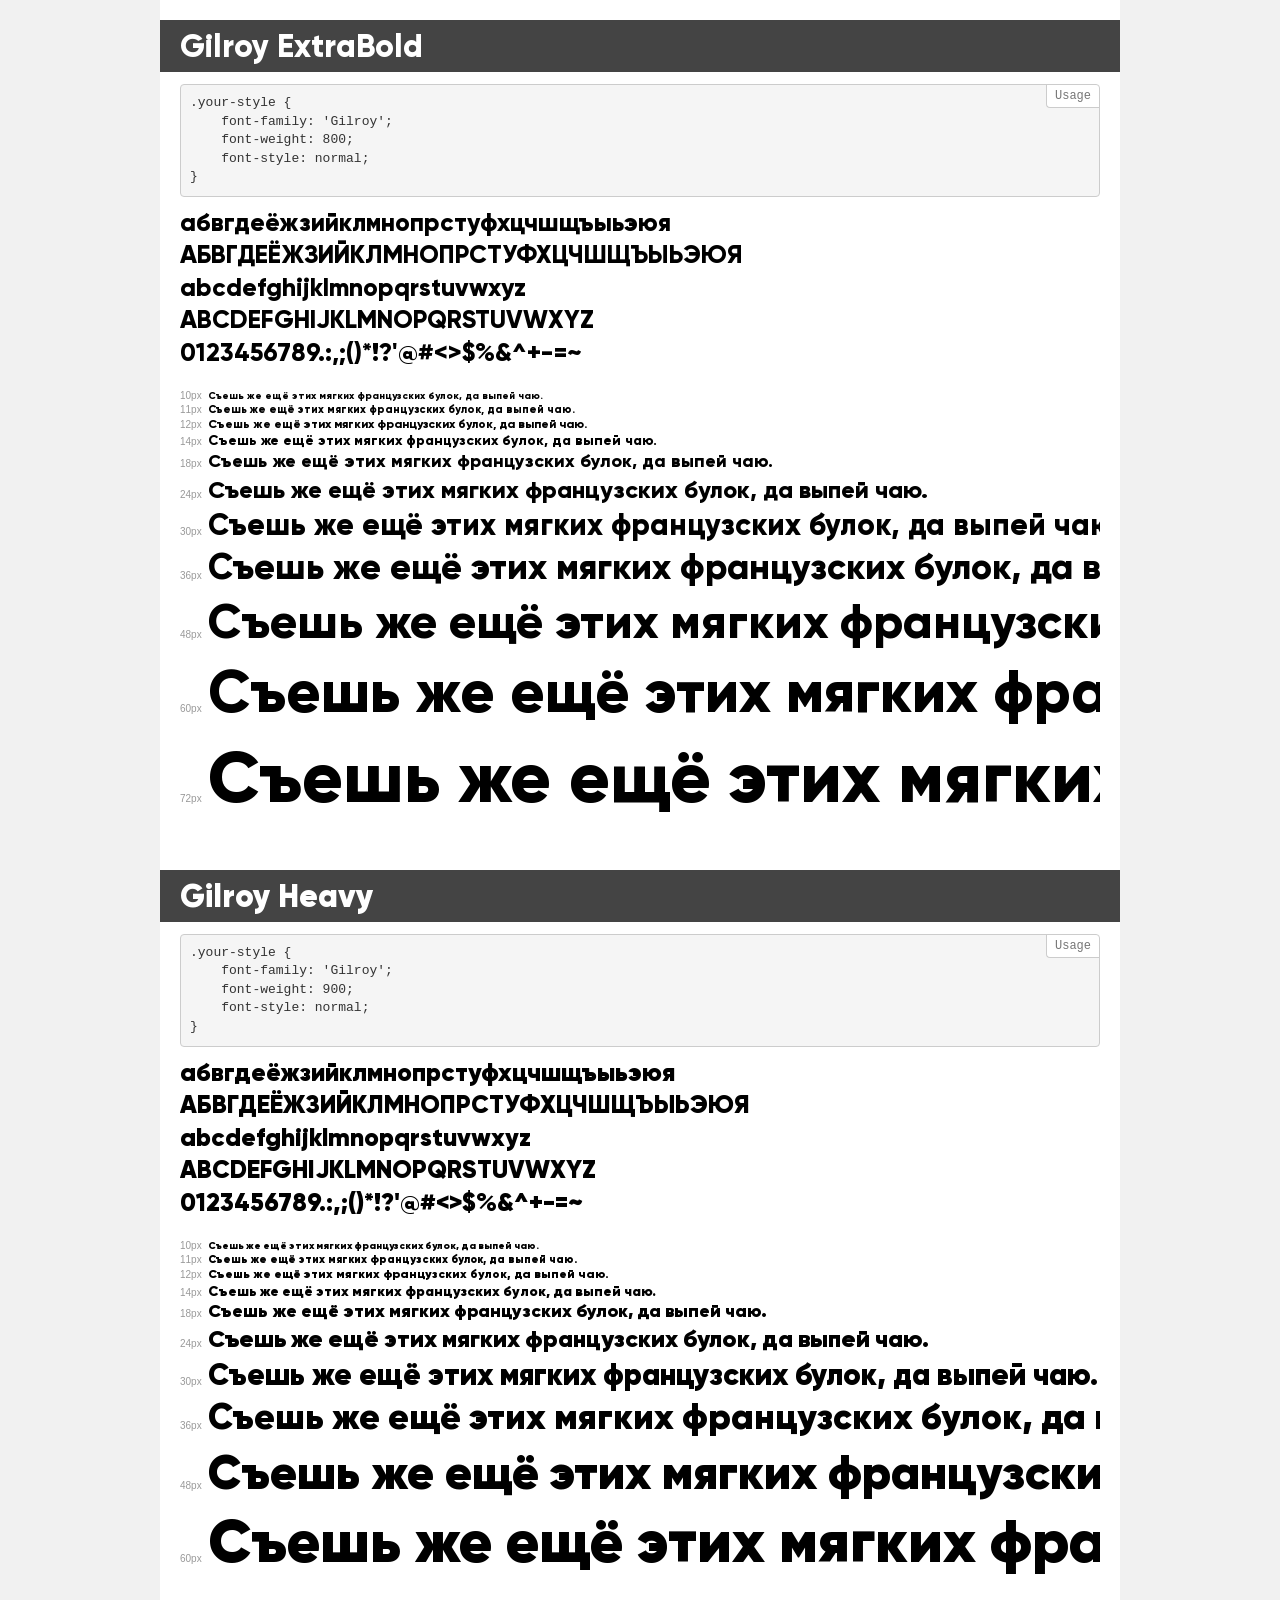
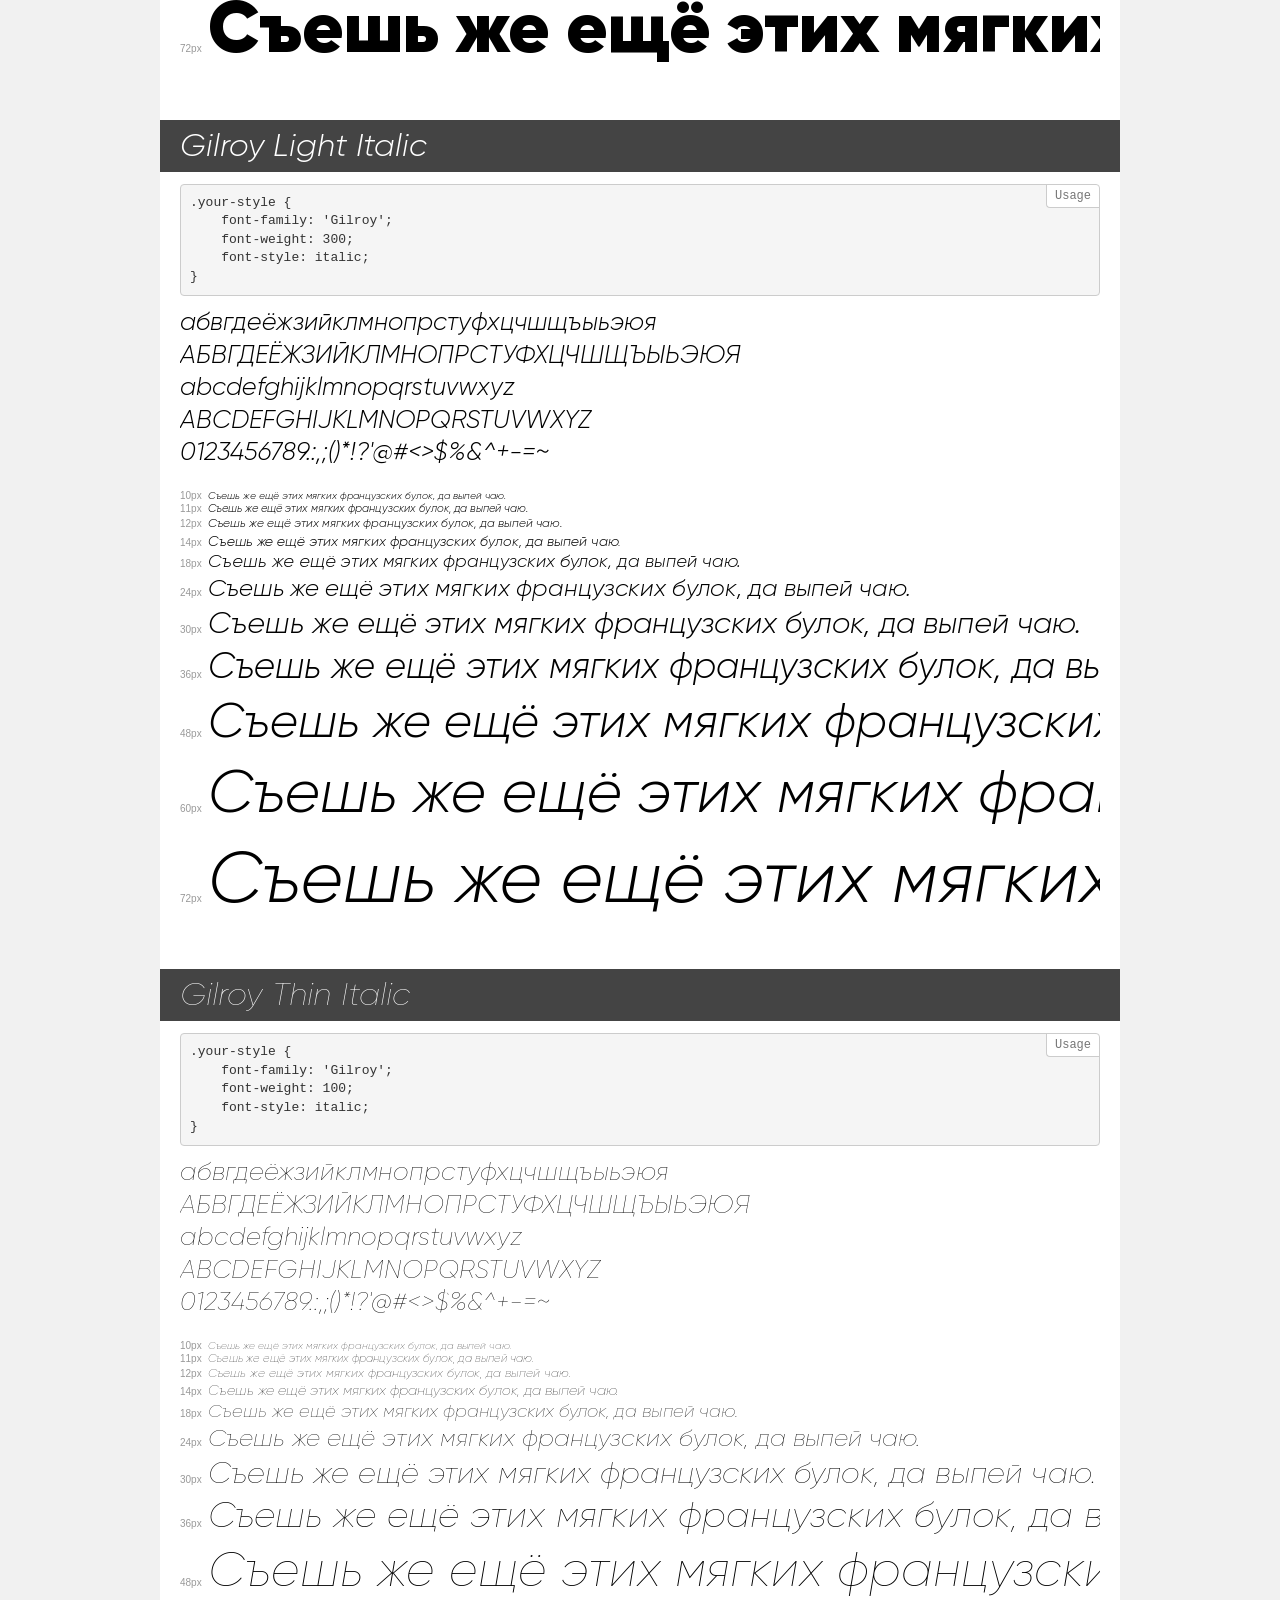
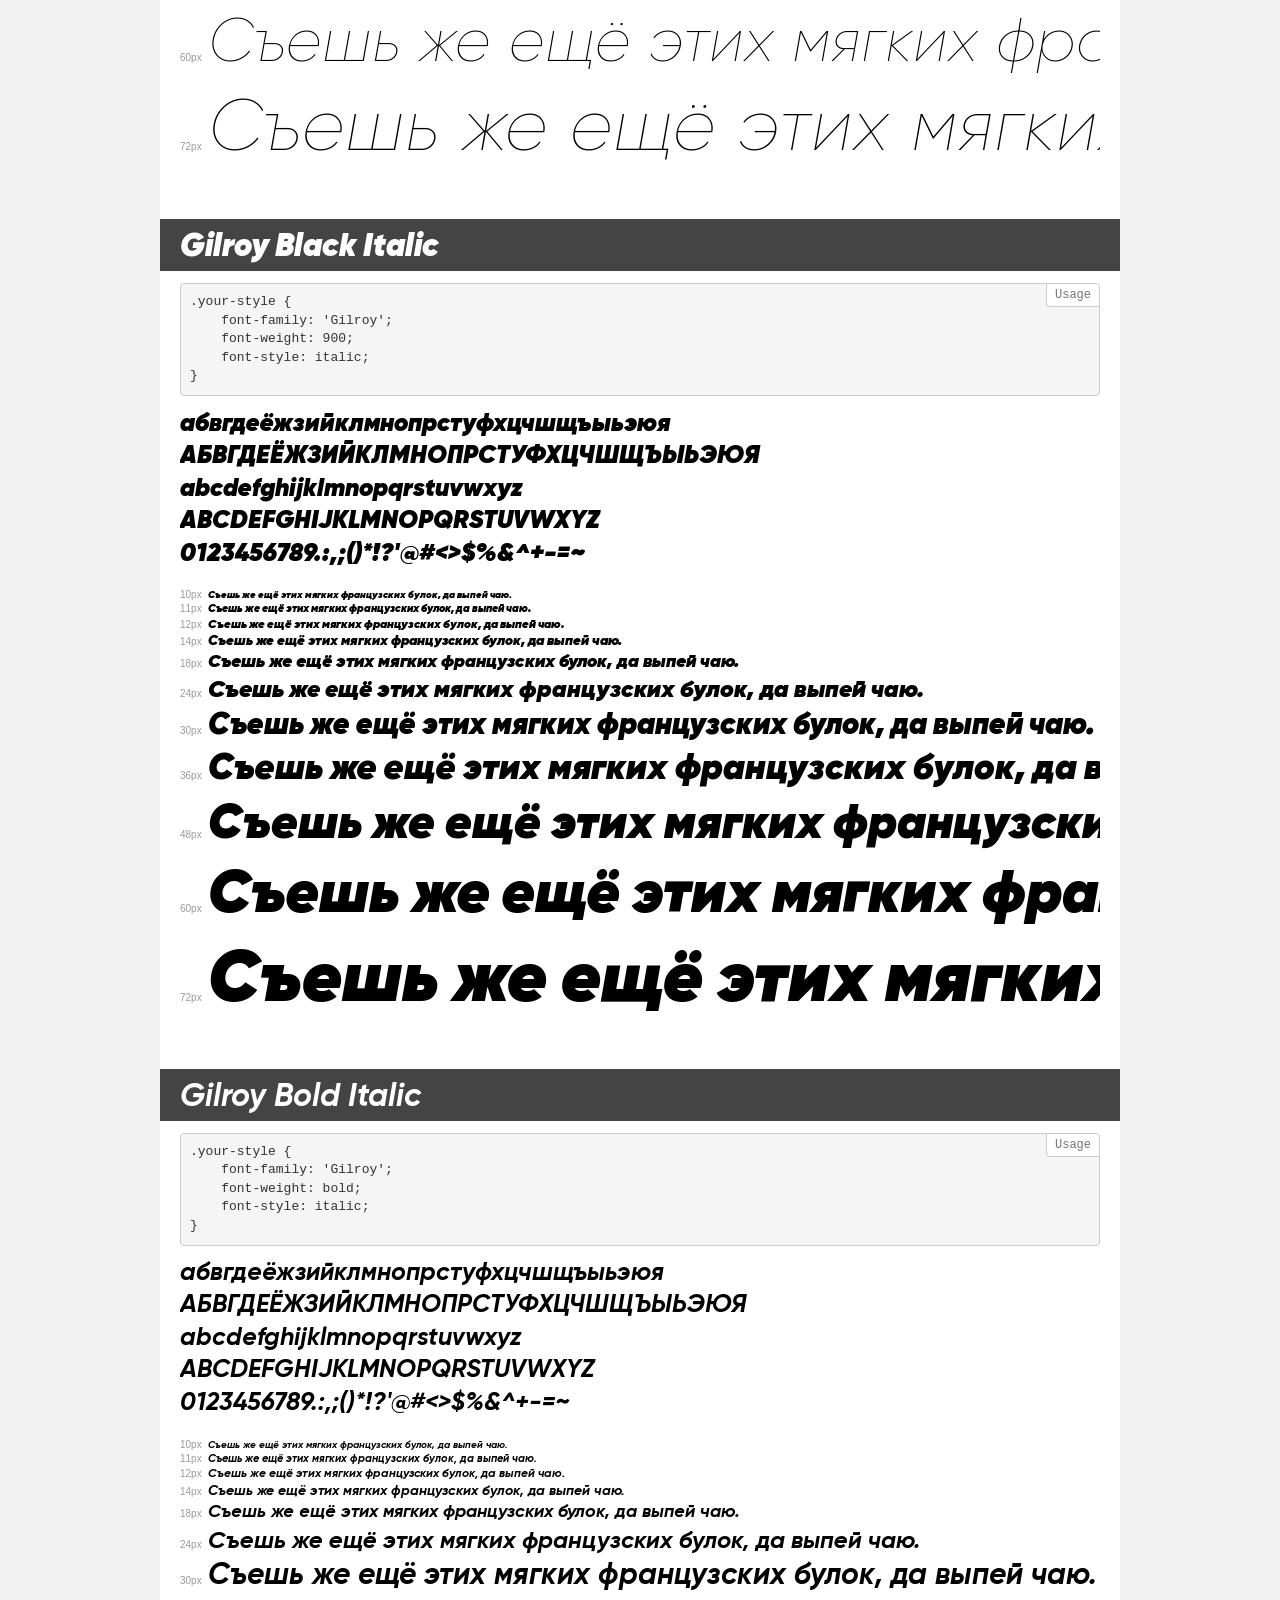
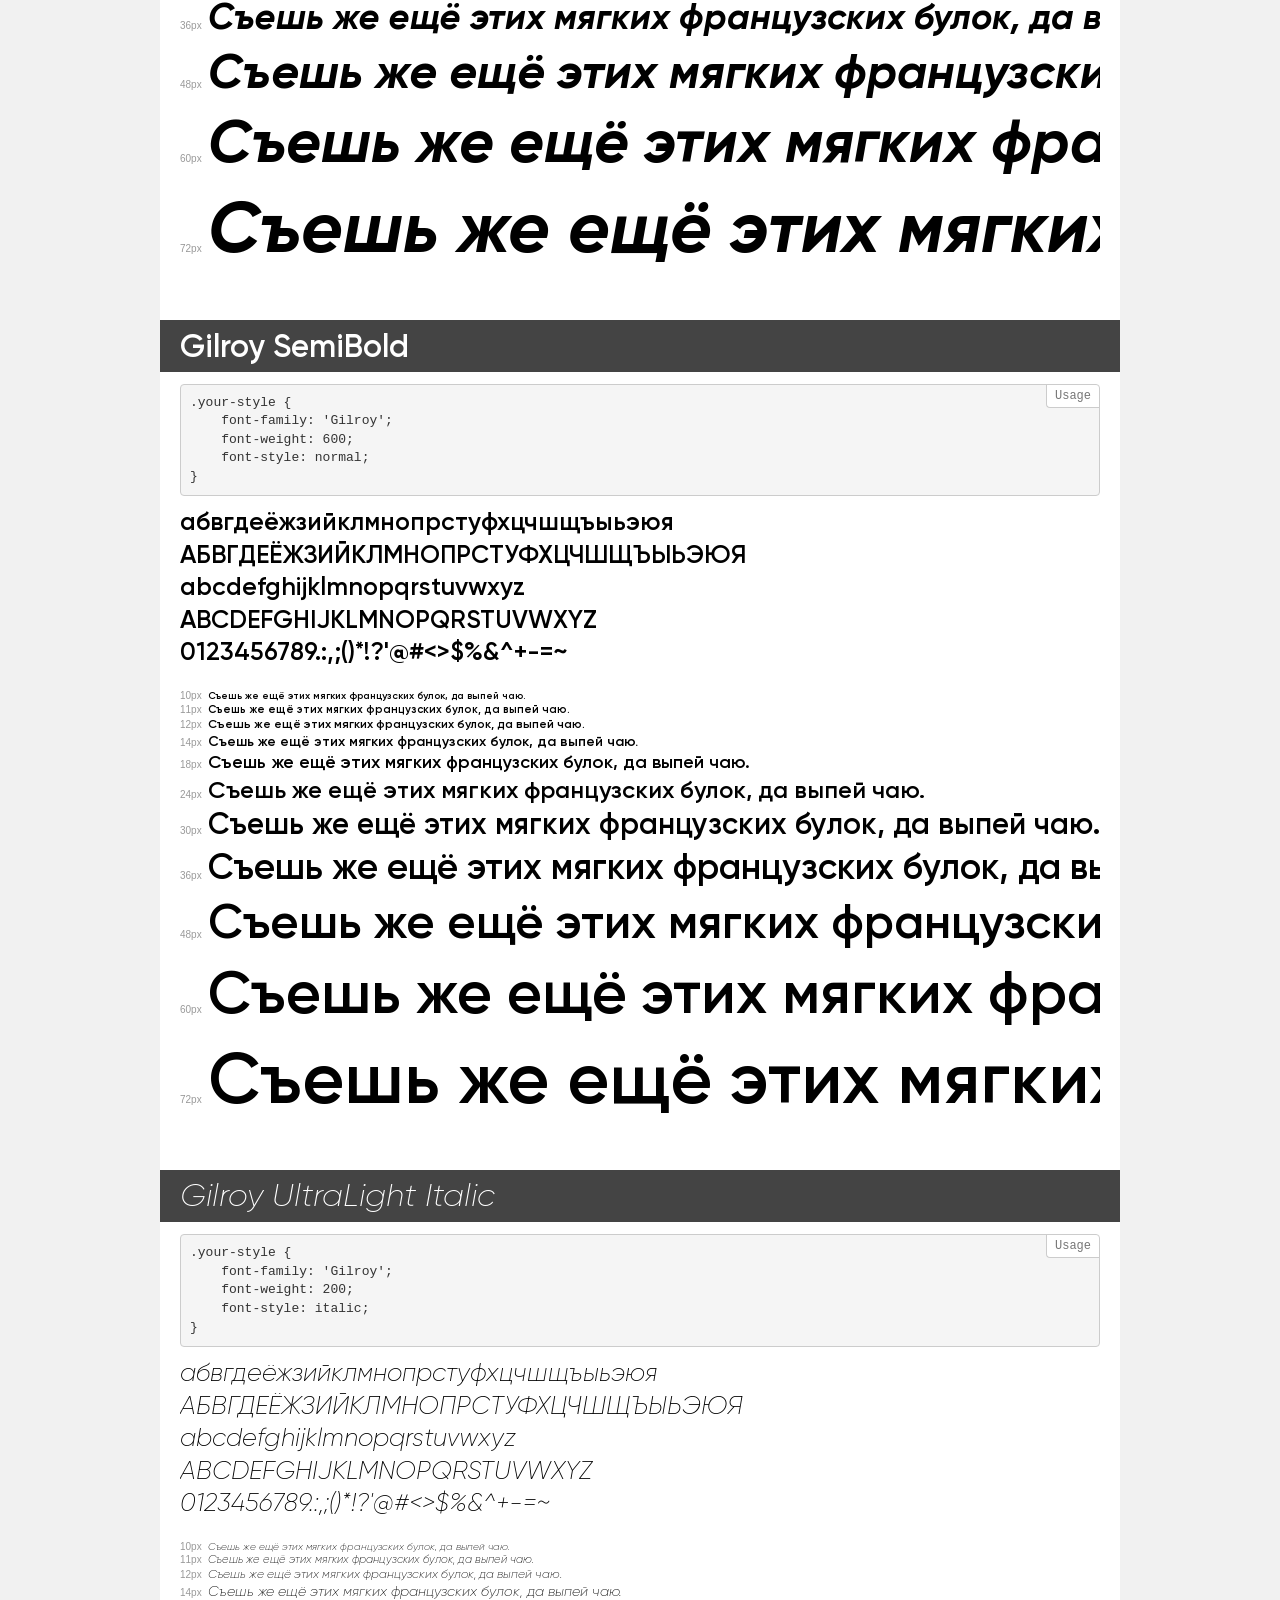
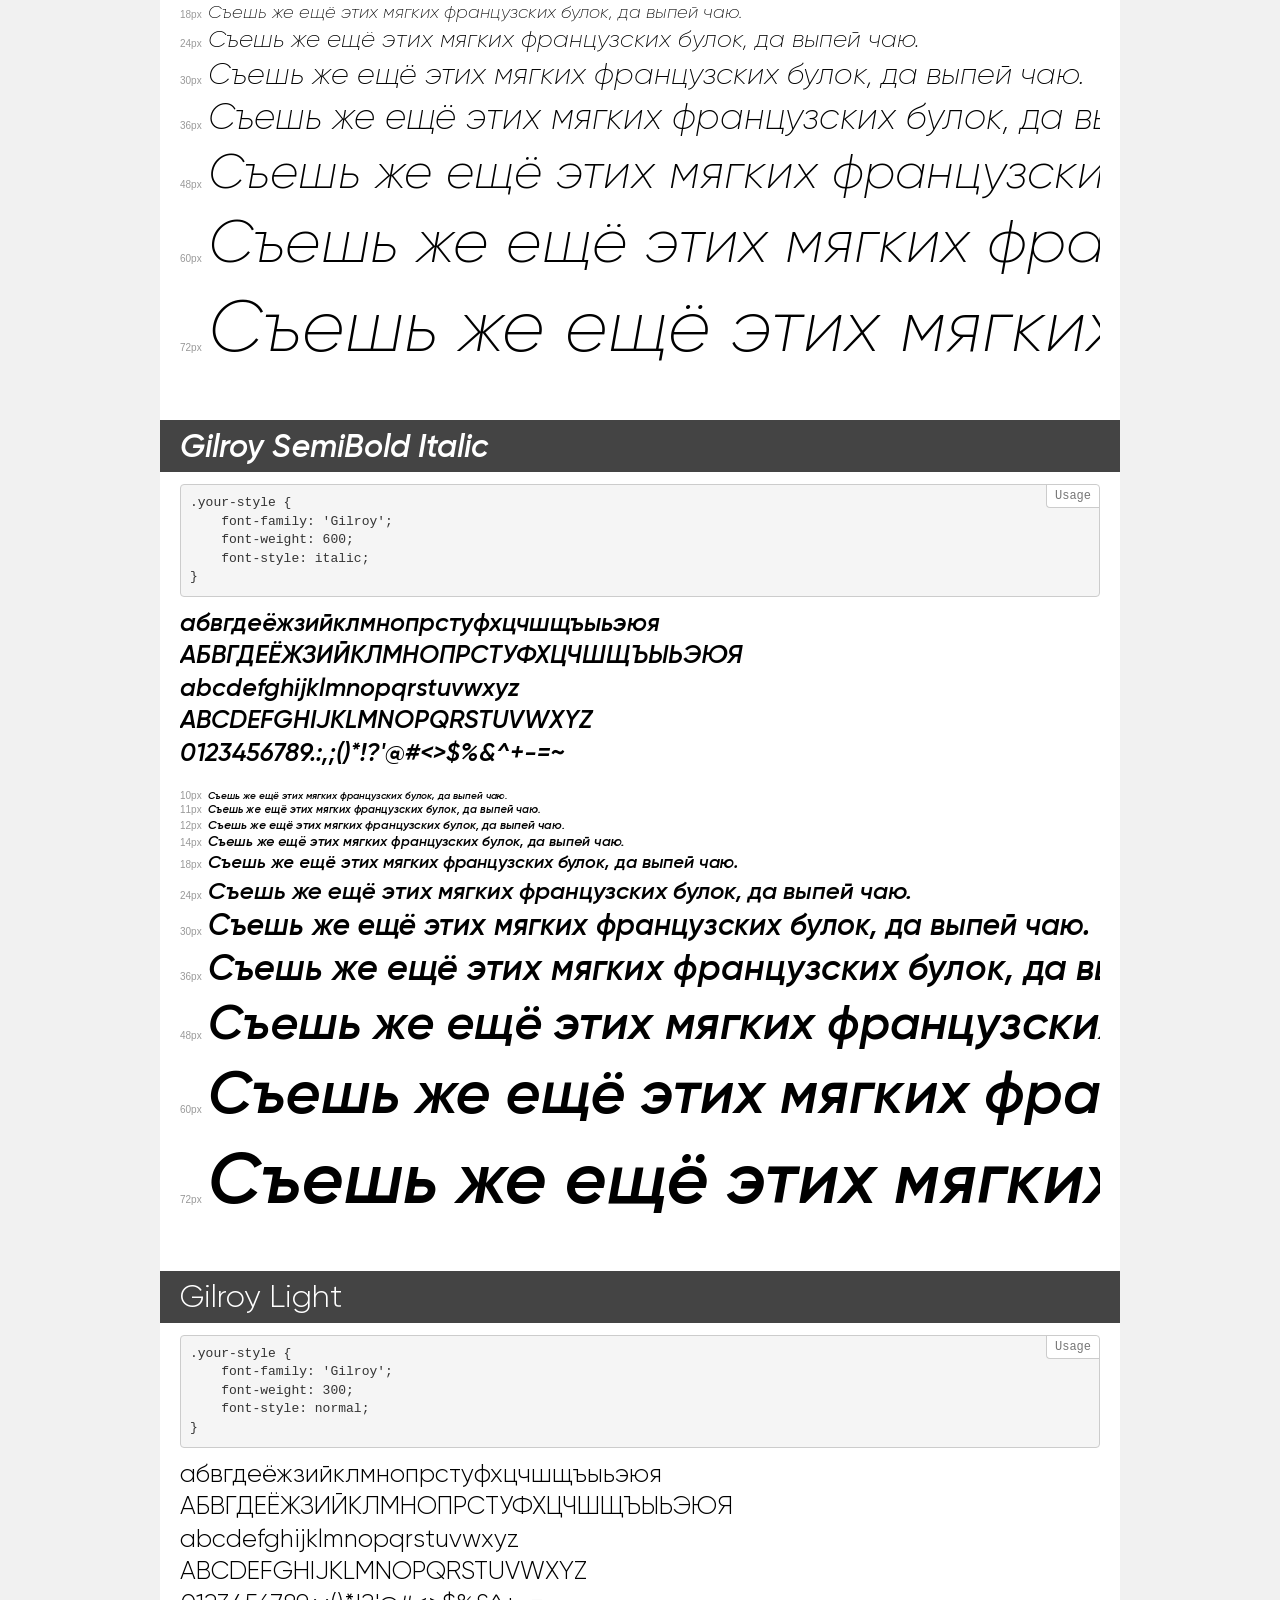
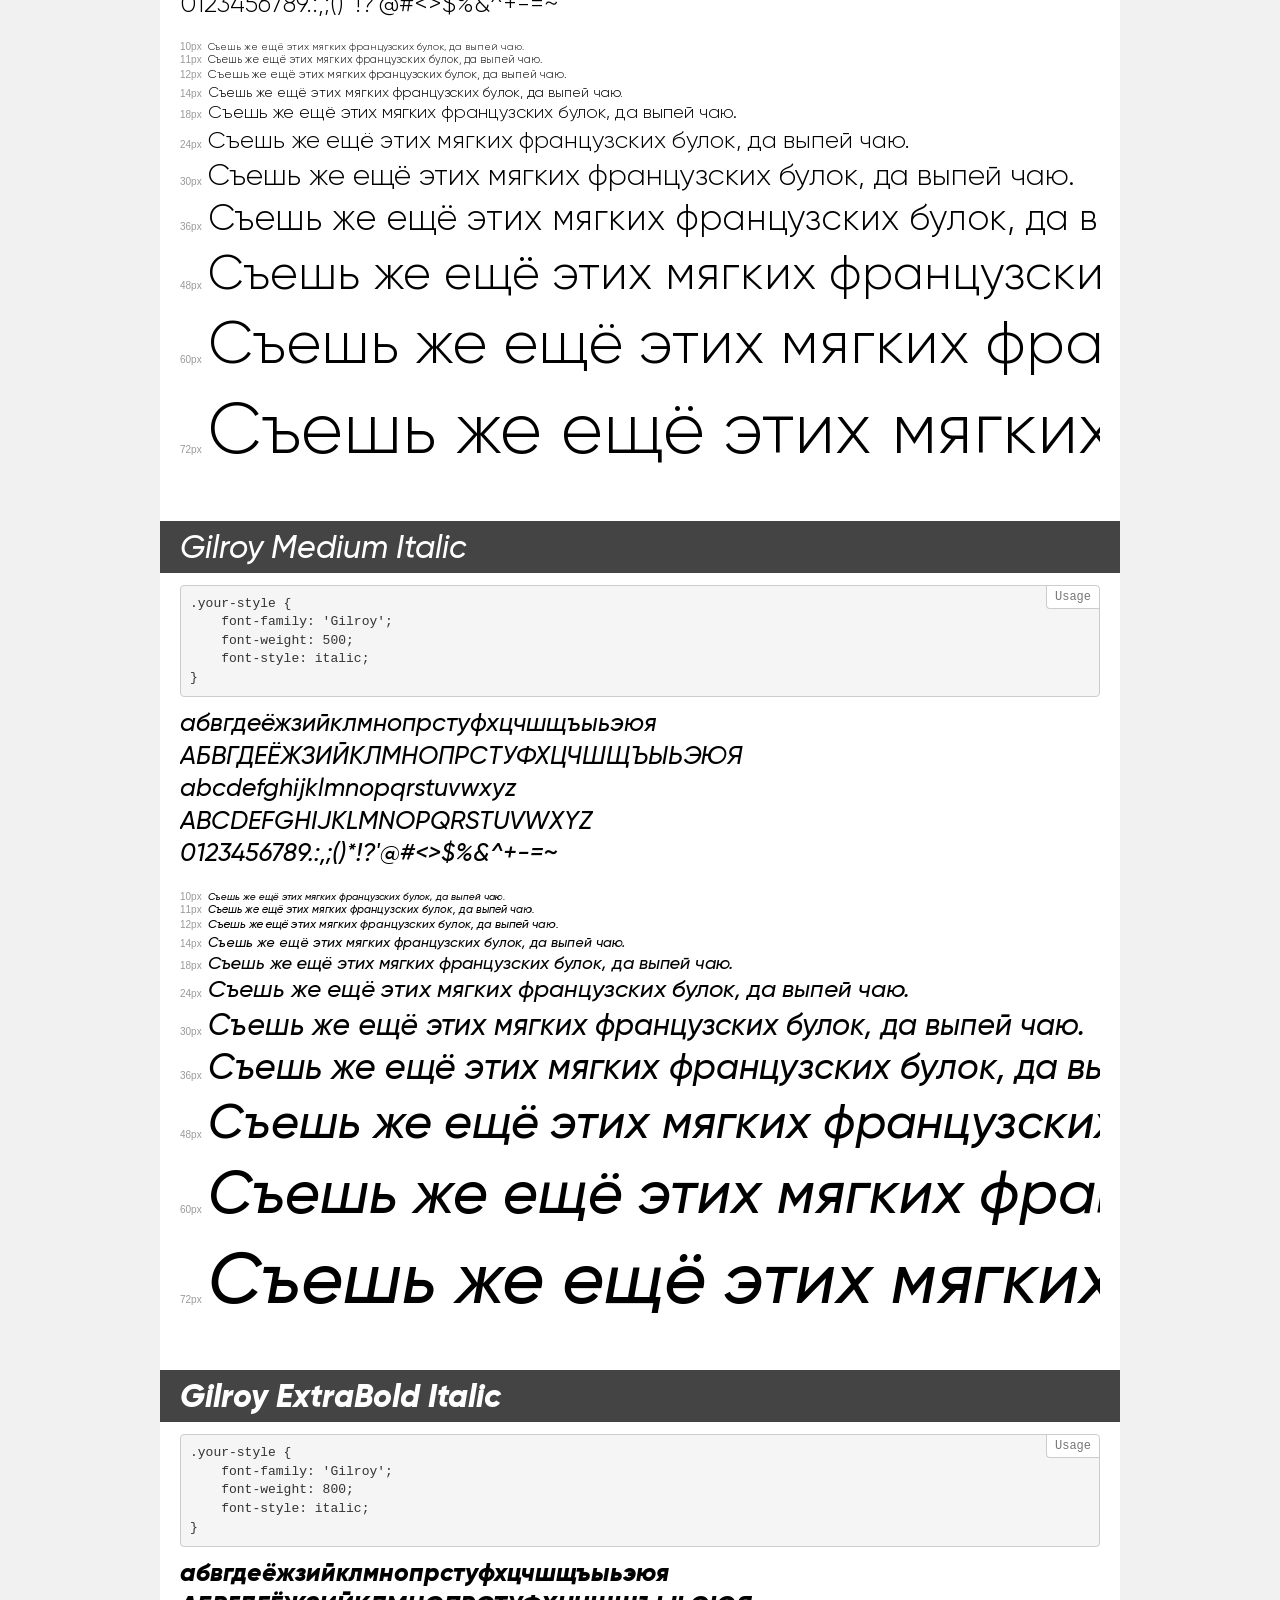
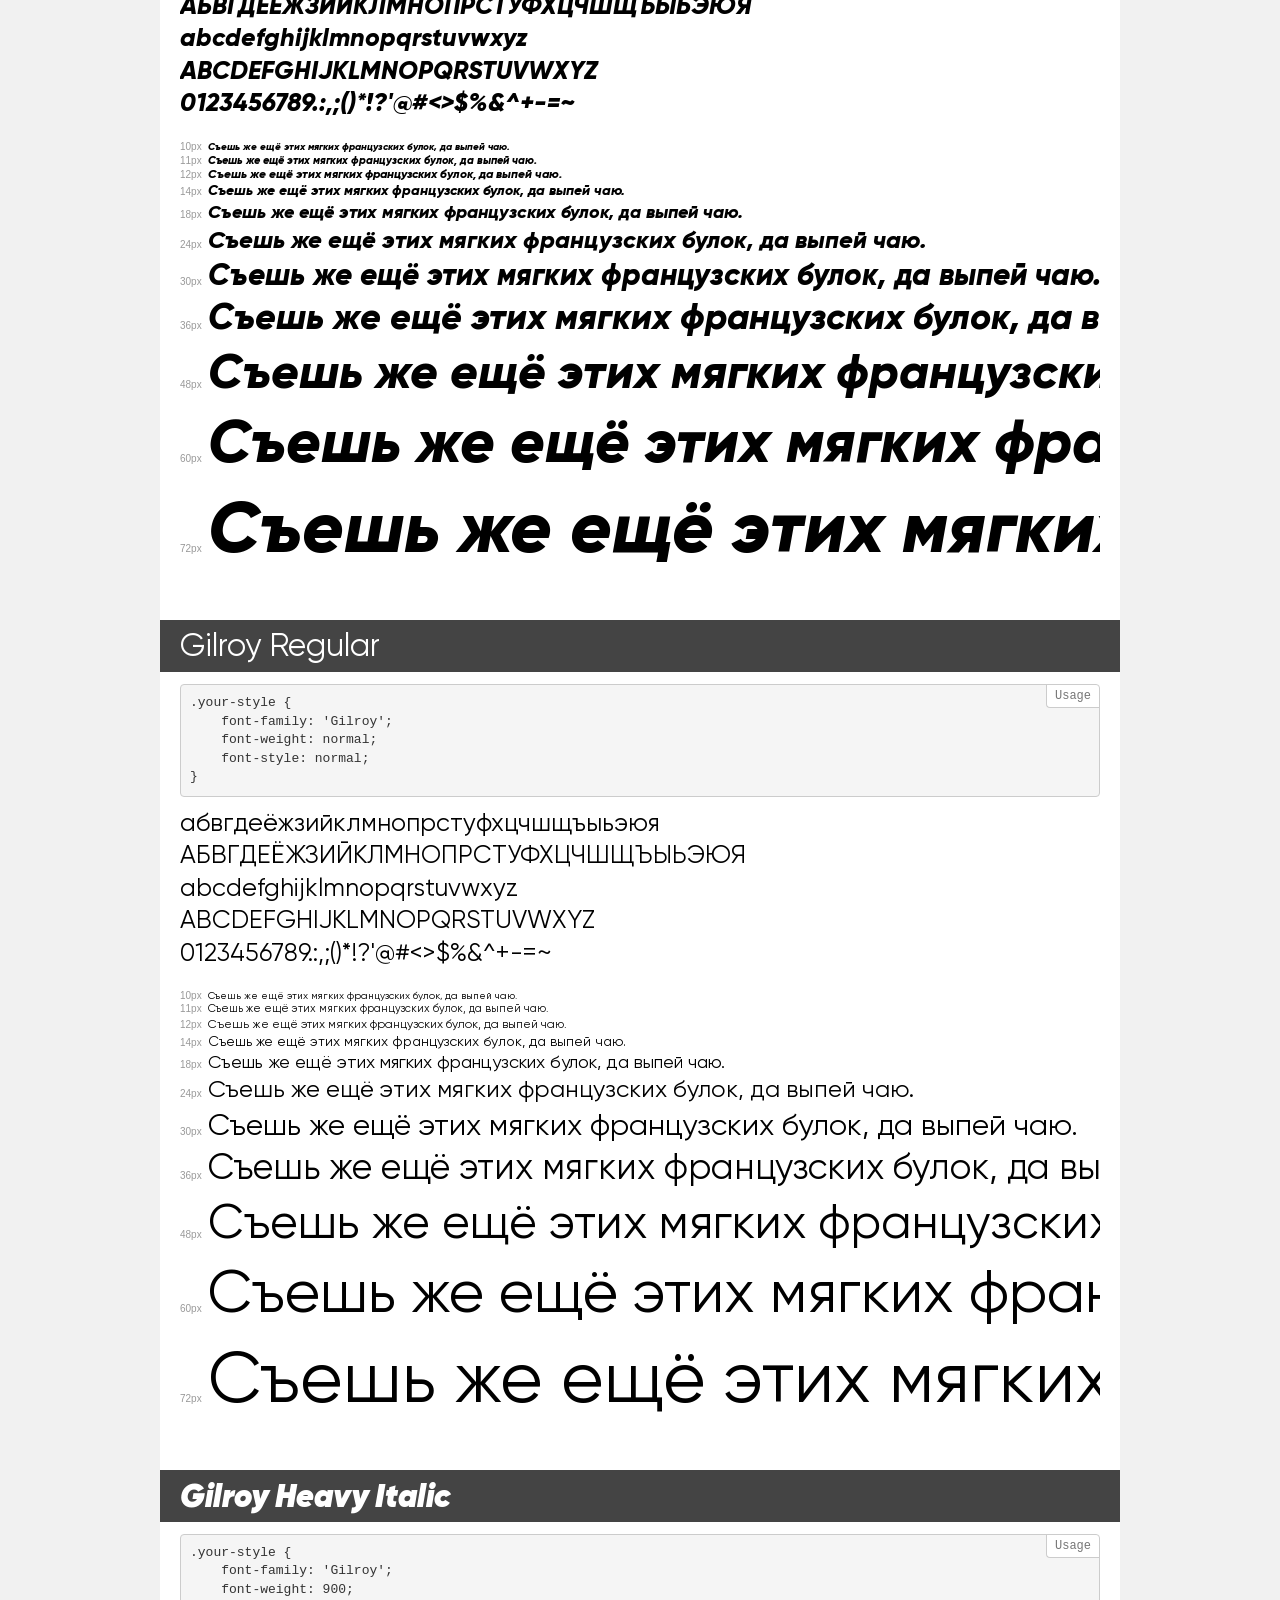
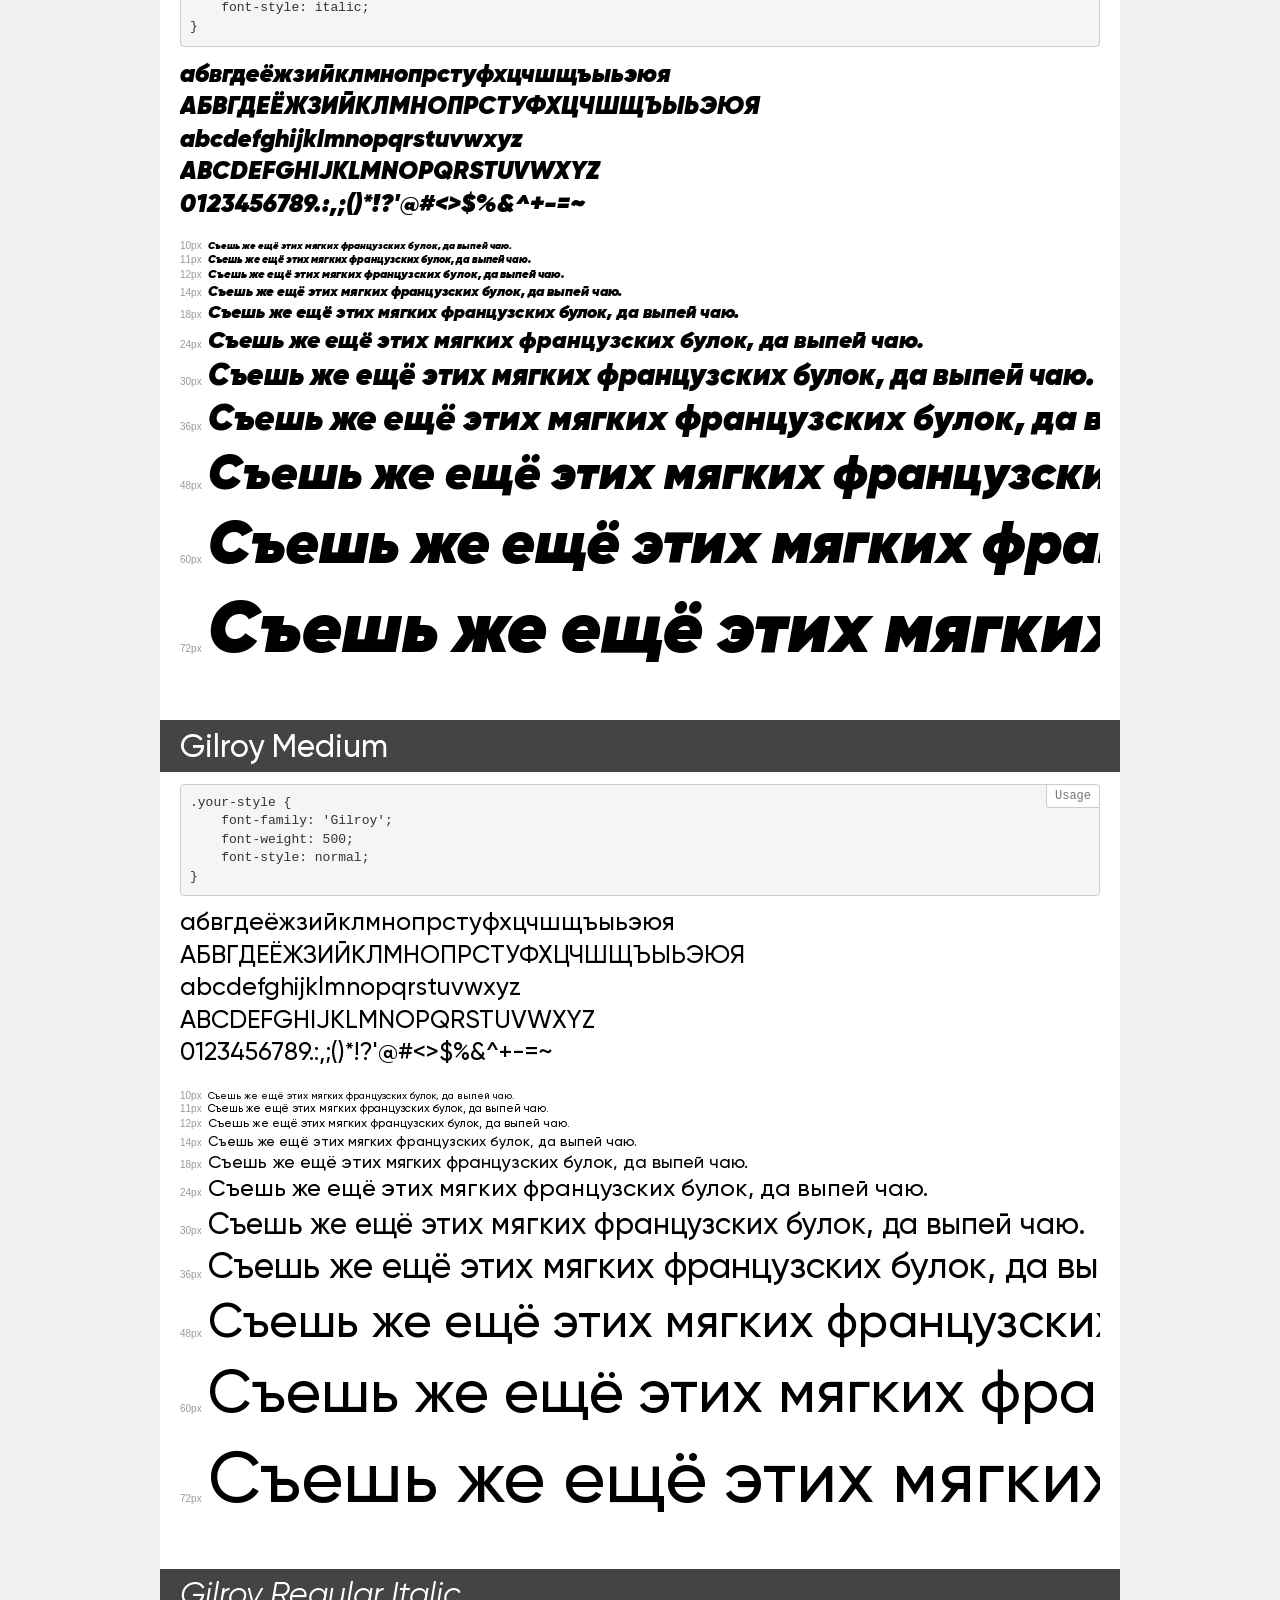
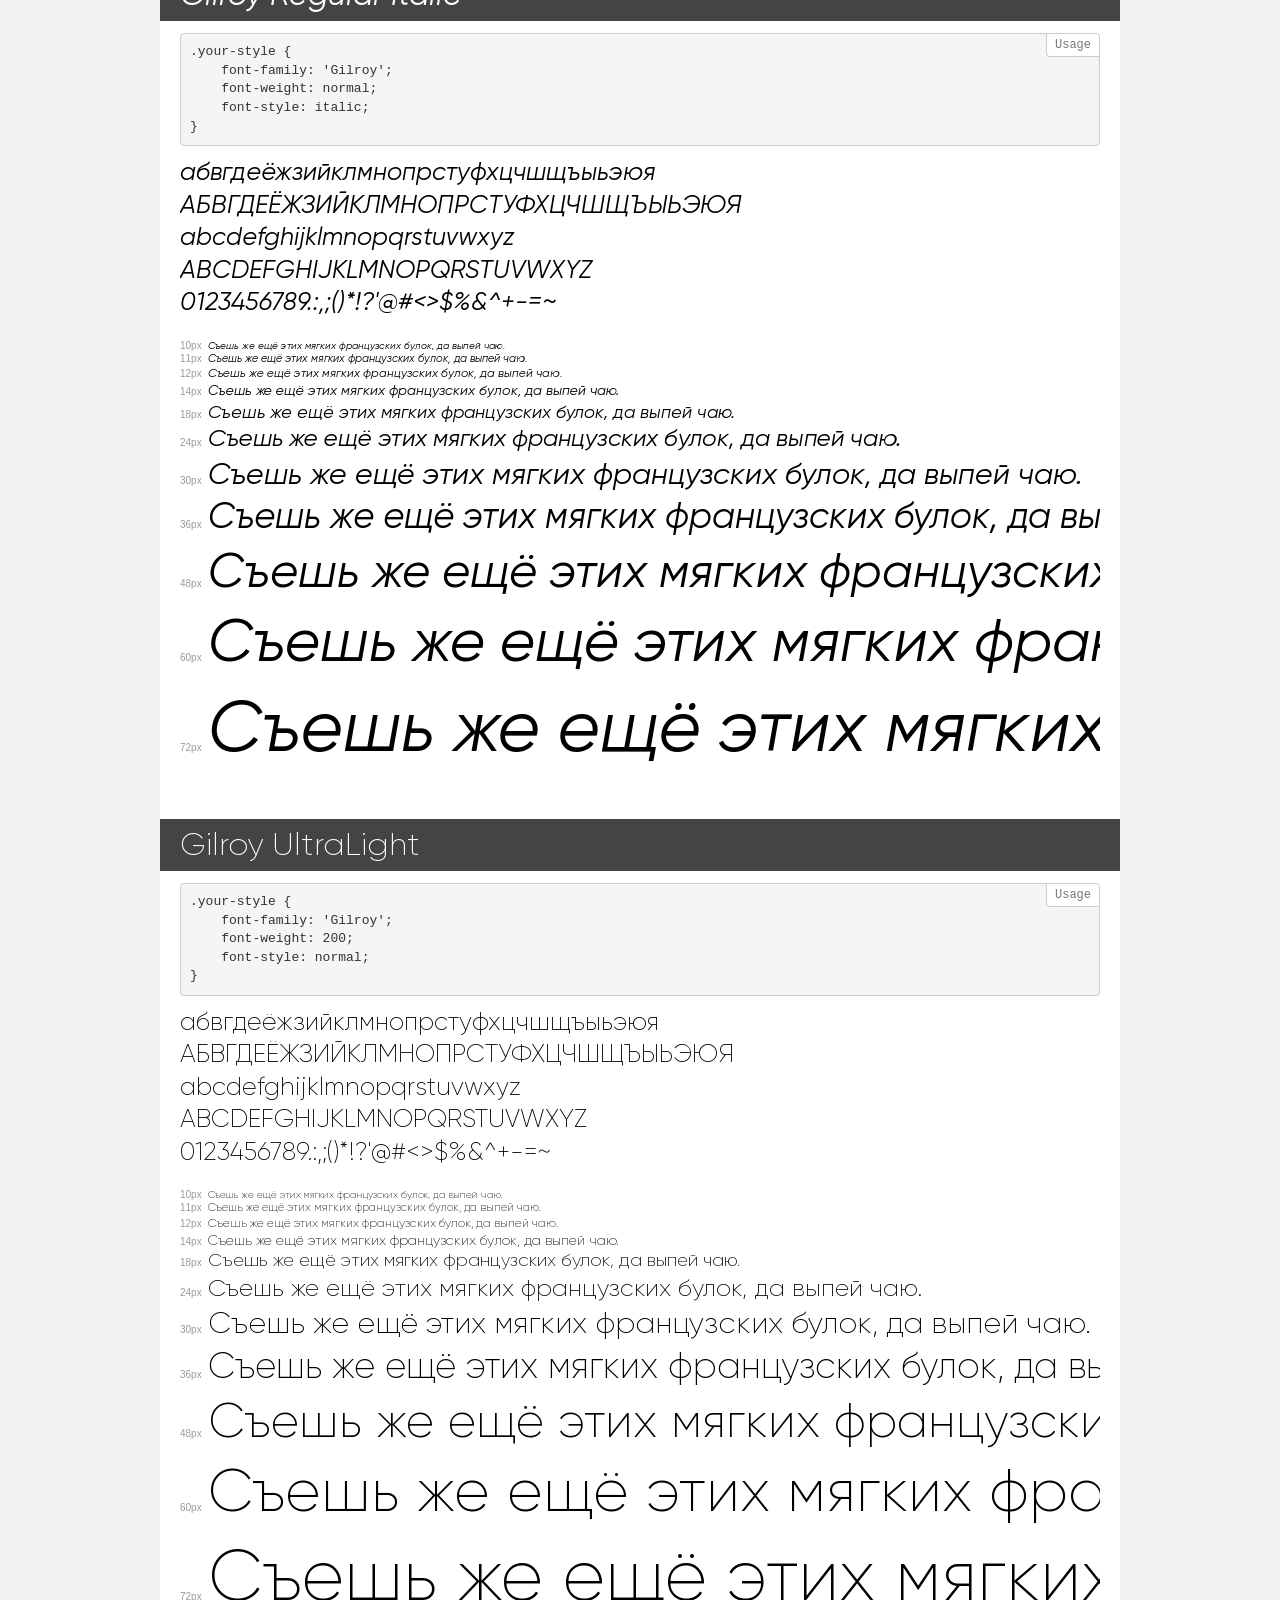
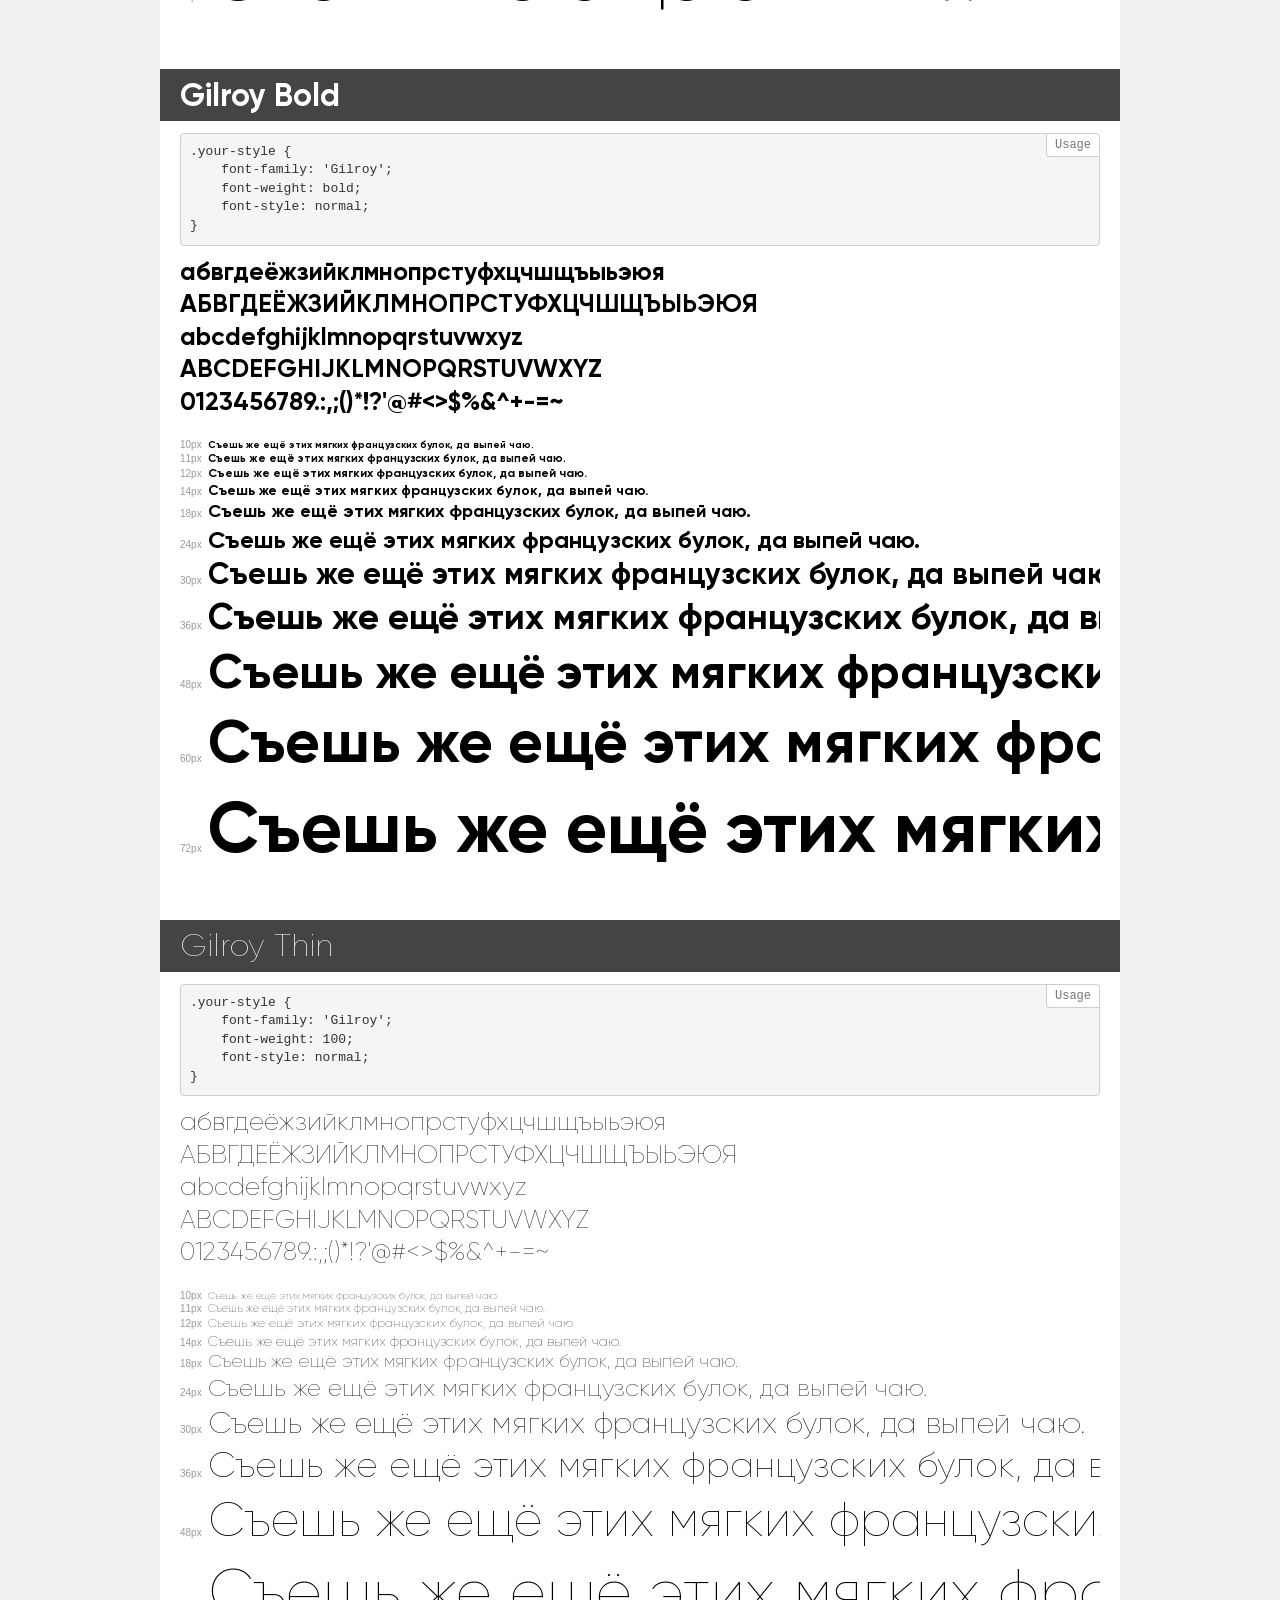
<file: assets/fonts/Gilroy/demo.html>
<!DOCTYPE html>
<html>
<head>
    <meta charset="utf-8">
    <meta http-equiv="X-UA-Compatible" content="IE=edge">
    <meta name="viewport" content="width=device-width, initial-scale=1">
    <meta name="robots" content="noindex, noarchive">
    <meta name="format-detection" content="telephone=no">
    <title>Transfonter demo</title>
    <link href="stylesheet.css" rel="stylesheet">
    <style>
        /*
        http://meyerweb.com/eric/tools/css/reset/
        v2.0 | 20110126
        License: none (public domain)
        */
        html, body, div, span, applet, object, iframe,
        h1, h2, h3, h4, h5, h6, p, blockquote, pre,
        a, abbr, acronym, address, big, cite, code,
        del, dfn, em, img, ins, kbd, q, s, samp,
        small, strike, strong, sub, sup, tt, var,
        b, u, i, center,
        dl, dt, dd, ol, ul, li,
        fieldset, form, label, legend,
        table, caption, tbody, tfoot, thead, tr, th, td,
        article, aside, canvas, details, embed,
        figure, figcaption, footer, header, hgroup,
        menu, nav, output, ruby, section, summary,
        time, mark, audio, video {
            margin: 0;
            padding: 0;
            border: 0;
            font-size: 100%;
            font: inherit;
            vertical-align: baseline;
        }
        /* HTML5 display-role reset for older browsers */
        article, aside, details, figcaption, figure,
        footer, header, hgroup, menu, nav, section {
            display: block;
        }
        body {
            line-height: 1;
        }
        ol, ul {
            list-style: none;
        }
        blockquote, q {
            quotes: none;
        }
        blockquote:before, blockquote:after,
        q:before, q:after {
            content: '';
            content: none;
        }
        table {
            border-collapse: collapse;
            border-spacing: 0;
        }
        /* common styles */
        body {
            background: #f1f1f1;
            color: #000;
        }
        .page {
            background: #fff;
            width: 920px;
            margin: 0 auto;
            padding: 20px 20px 0 20px;
            overflow: hidden;
        }
        .font-container {
            overflow-x: auto;
            overflow-y: hidden;
            margin-bottom: 40px;
            line-height: 1.3;
            white-space: nowrap;
            padding-bottom: 5px;
        }
        h1 {
            position: relative;
            background: #444;
            font-size: 32px;
            color: #fff;
            padding: 10px 20px;
            margin: 0 -20px 12px -20px;
        }
        .letters {
            font-size: 25px;
            margin-bottom: 20px;
        }
        .s10:before {
            content: '10px';
        }
        .s11:before {
            content: '11px';
        }
        .s12:before {
            content: '12px';
        }
        .s14:before {
            content: '14px';
        }
        .s18:before {
            content: '18px';
        }
        .s24:before {
            content: '24px';
        }
        .s30:before {
            content: '30px';
        }
        .s36:before {
            content: '36px';
        }
        .s48:before {
            content: '48px';
        }
        .s60:before {
            content: '60px';
        }
        .s72:before {
            content: '72px';
        }
        .s10:before, .s11:before, .s12:before, .s14:before,
        .s18:before, .s24:before, .s30:before, .s36:before,
        .s48:before, .s60:before, .s72:before {
            font-family: Arial, sans-serif;
            font-size: 10px;
            font-weight: normal;
            font-style: normal;
            color: #999;
            padding-right: 6px;
        }
        pre {
            display: block;
            position: relative;
            padding: 9px;
            margin: 0 0 10px;
            font-family: Monaco, Menlo, Consolas, "Courier New", monospace !important;
            font-size: 13px;
            line-height: 1.428571429;
            color: #333;
            font-weight: normal !important;
            font-style: normal !important;
            background-color: #f5f5f5;
            border: 1px solid #ccc;
            overflow-x: auto;
            border-radius: 4px;
        }
        pre:after {
            display: block;
            position: absolute;
            right: 0;
            top: 0;
            content: 'Usage';
            line-height: 1;
            padding: 5px 8px;
            font-size: 12px;
            color: #767676;
            background-color: #fff;
            border: 1px solid #ccc;
            border-right: none;
            border-top: none;
            border-radius: 0 4px 0 4px;
            z-index: 10;
        }
        /* responsive */
        @media (max-width: 959px) {
            .page {
                width: auto;
                margin: 0;
            }
        }
    </style>
</head>
<body>
<div class="page">
    <div class="demo" style="font-family: 'Gilroy'; font-weight: 800; font-style: normal;">
        <h1>Gilroy ExtraBold</h1>
        <pre>.your-style {
    font-family: 'Gilroy';
    font-weight: 800;
    font-style: normal;
}</pre>
        <div class="font-container">
            <p class="letters">
                абвгдеёжзийклмнопрстуфхцчшщъыьэюя<br>
АБВГДЕЁЖЗИЙКЛМНОПРСТУФХЦЧШЩЪЫЬЭЮЯ<br>
abcdefghijklmnopqrstuvwxyz<br>
ABCDEFGHIJKLMNOPQRSTUVWXYZ<br>
                0123456789.:,;()*!?'@#<>$%&^+-=~
            </p>
            <p class="s10" style="font-size: 10px;">Съешь же ещё этих мягких французских булок, да выпей чаю.</p>
            <p class="s11" style="font-size: 11px;">Съешь же ещё этих мягких французских булок, да выпей чаю.</p>
            <p class="s12" style="font-size: 12px;">Съешь же ещё этих мягких французских булок, да выпей чаю.</p>
            <p class="s14" style="font-size: 14px;">Съешь же ещё этих мягких французских булок, да выпей чаю.</p>
            <p class="s18" style="font-size: 18px;">Съешь же ещё этих мягких французских булок, да выпей чаю.</p>
            <p class="s24" style="font-size: 24px;">Съешь же ещё этих мягких французских булок, да выпей чаю.</p>
            <p class="s30" style="font-size: 30px;">Съешь же ещё этих мягких французских булок, да выпей чаю.</p>
            <p class="s36" style="font-size: 36px;">Съешь же ещё этих мягких французских булок, да выпей чаю.</p>
            <p class="s48" style="font-size: 48px;">Съешь же ещё этих мягких французских булок, да выпей чаю.</p>
            <p class="s60" style="font-size: 60px;">Съешь же ещё этих мягких французских булок, да выпей чаю.</p>
            <p class="s72" style="font-size: 72px;">Съешь же ещё этих мягких французских булок, да выпей чаю.</p>
        </div>
    </div>
    <div class="demo" style="font-family: 'Gilroy'; font-weight: 900; font-style: normal;">
        <h1>Gilroy Heavy</h1>
        <pre>.your-style {
    font-family: 'Gilroy';
    font-weight: 900;
    font-style: normal;
}</pre>
        <div class="font-container">
            <p class="letters">
                абвгдеёжзийклмнопрстуфхцчшщъыьэюя<br>
АБВГДЕЁЖЗИЙКЛМНОПРСТУФХЦЧШЩЪЫЬЭЮЯ<br>
abcdefghijklmnopqrstuvwxyz<br>
ABCDEFGHIJKLMNOPQRSTUVWXYZ<br>
                0123456789.:,;()*!?'@#<>$%&^+-=~
            </p>
            <p class="s10" style="font-size: 10px;">Съешь же ещё этих мягких французских булок, да выпей чаю.</p>
            <p class="s11" style="font-size: 11px;">Съешь же ещё этих мягких французских булок, да выпей чаю.</p>
            <p class="s12" style="font-size: 12px;">Съешь же ещё этих мягких французских булок, да выпей чаю.</p>
            <p class="s14" style="font-size: 14px;">Съешь же ещё этих мягких французских булок, да выпей чаю.</p>
            <p class="s18" style="font-size: 18px;">Съешь же ещё этих мягких французских булок, да выпей чаю.</p>
            <p class="s24" style="font-size: 24px;">Съешь же ещё этих мягких французских булок, да выпей чаю.</p>
            <p class="s30" style="font-size: 30px;">Съешь же ещё этих мягких французских булок, да выпей чаю.</p>
            <p class="s36" style="font-size: 36px;">Съешь же ещё этих мягких французских булок, да выпей чаю.</p>
            <p class="s48" style="font-size: 48px;">Съешь же ещё этих мягких французских булок, да выпей чаю.</p>
            <p class="s60" style="font-size: 60px;">Съешь же ещё этих мягких французских булок, да выпей чаю.</p>
            <p class="s72" style="font-size: 72px;">Съешь же ещё этих мягких французских булок, да выпей чаю.</p>
        </div>
    </div>
    <div class="demo" style="font-family: 'Gilroy'; font-weight: 300; font-style: italic;">
        <h1>Gilroy Light Italic</h1>
        <pre>.your-style {
    font-family: 'Gilroy';
    font-weight: 300;
    font-style: italic;
}</pre>
        <div class="font-container">
            <p class="letters">
                абвгдеёжзийклмнопрстуфхцчшщъыьэюя<br>
АБВГДЕЁЖЗИЙКЛМНОПРСТУФХЦЧШЩЪЫЬЭЮЯ<br>
abcdefghijklmnopqrstuvwxyz<br>
ABCDEFGHIJKLMNOPQRSTUVWXYZ<br>
                0123456789.:,;()*!?'@#<>$%&^+-=~
            </p>
            <p class="s10" style="font-size: 10px;">Съешь же ещё этих мягких французских булок, да выпей чаю.</p>
            <p class="s11" style="font-size: 11px;">Съешь же ещё этих мягких французских булок, да выпей чаю.</p>
            <p class="s12" style="font-size: 12px;">Съешь же ещё этих мягких французских булок, да выпей чаю.</p>
            <p class="s14" style="font-size: 14px;">Съешь же ещё этих мягких французских булок, да выпей чаю.</p>
            <p class="s18" style="font-size: 18px;">Съешь же ещё этих мягких французских булок, да выпей чаю.</p>
            <p class="s24" style="font-size: 24px;">Съешь же ещё этих мягких французских булок, да выпей чаю.</p>
            <p class="s30" style="font-size: 30px;">Съешь же ещё этих мягких французских булок, да выпей чаю.</p>
            <p class="s36" style="font-size: 36px;">Съешь же ещё этих мягких французских булок, да выпей чаю.</p>
            <p class="s48" style="font-size: 48px;">Съешь же ещё этих мягких французских булок, да выпей чаю.</p>
            <p class="s60" style="font-size: 60px;">Съешь же ещё этих мягких французских булок, да выпей чаю.</p>
            <p class="s72" style="font-size: 72px;">Съешь же ещё этих мягких французских булок, да выпей чаю.</p>
        </div>
    </div>
    <div class="demo" style="font-family: 'Gilroy'; font-weight: 100; font-style: italic;">
        <h1>Gilroy Thin Italic</h1>
        <pre>.your-style {
    font-family: 'Gilroy';
    font-weight: 100;
    font-style: italic;
}</pre>
        <div class="font-container">
            <p class="letters">
                абвгдеёжзийклмнопрстуфхцчшщъыьэюя<br>
АБВГДЕЁЖЗИЙКЛМНОПРСТУФХЦЧШЩЪЫЬЭЮЯ<br>
abcdefghijklmnopqrstuvwxyz<br>
ABCDEFGHIJKLMNOPQRSTUVWXYZ<br>
                0123456789.:,;()*!?'@#<>$%&^+-=~
            </p>
            <p class="s10" style="font-size: 10px;">Съешь же ещё этих мягких французских булок, да выпей чаю.</p>
            <p class="s11" style="font-size: 11px;">Съешь же ещё этих мягких французских булок, да выпей чаю.</p>
            <p class="s12" style="font-size: 12px;">Съешь же ещё этих мягких французских булок, да выпей чаю.</p>
            <p class="s14" style="font-size: 14px;">Съешь же ещё этих мягких французских булок, да выпей чаю.</p>
            <p class="s18" style="font-size: 18px;">Съешь же ещё этих мягких французских булок, да выпей чаю.</p>
            <p class="s24" style="font-size: 24px;">Съешь же ещё этих мягких французских булок, да выпей чаю.</p>
            <p class="s30" style="font-size: 30px;">Съешь же ещё этих мягких французских булок, да выпей чаю.</p>
            <p class="s36" style="font-size: 36px;">Съешь же ещё этих мягких французских булок, да выпей чаю.</p>
            <p class="s48" style="font-size: 48px;">Съешь же ещё этих мягких французских булок, да выпей чаю.</p>
            <p class="s60" style="font-size: 60px;">Съешь же ещё этих мягких французских булок, да выпей чаю.</p>
            <p class="s72" style="font-size: 72px;">Съешь же ещё этих мягких французских булок, да выпей чаю.</p>
        </div>
    </div>
    <div class="demo" style="font-family: 'Gilroy'; font-weight: 900; font-style: italic;">
        <h1>Gilroy Black Italic</h1>
        <pre>.your-style {
    font-family: 'Gilroy';
    font-weight: 900;
    font-style: italic;
}</pre>
        <div class="font-container">
            <p class="letters">
                абвгдеёжзийклмнопрстуфхцчшщъыьэюя<br>
АБВГДЕЁЖЗИЙКЛМНОПРСТУФХЦЧШЩЪЫЬЭЮЯ<br>
abcdefghijklmnopqrstuvwxyz<br>
ABCDEFGHIJKLMNOPQRSTUVWXYZ<br>
                0123456789.:,;()*!?'@#<>$%&^+-=~
            </p>
            <p class="s10" style="font-size: 10px;">Съешь же ещё этих мягких французских булок, да выпей чаю.</p>
            <p class="s11" style="font-size: 11px;">Съешь же ещё этих мягких французских булок, да выпей чаю.</p>
            <p class="s12" style="font-size: 12px;">Съешь же ещё этих мягких французских булок, да выпей чаю.</p>
            <p class="s14" style="font-size: 14px;">Съешь же ещё этих мягких французских булок, да выпей чаю.</p>
            <p class="s18" style="font-size: 18px;">Съешь же ещё этих мягких французских булок, да выпей чаю.</p>
            <p class="s24" style="font-size: 24px;">Съешь же ещё этих мягких французских булок, да выпей чаю.</p>
            <p class="s30" style="font-size: 30px;">Съешь же ещё этих мягких французских булок, да выпей чаю.</p>
            <p class="s36" style="font-size: 36px;">Съешь же ещё этих мягких французских булок, да выпей чаю.</p>
            <p class="s48" style="font-size: 48px;">Съешь же ещё этих мягких французских булок, да выпей чаю.</p>
            <p class="s60" style="font-size: 60px;">Съешь же ещё этих мягких французских булок, да выпей чаю.</p>
            <p class="s72" style="font-size: 72px;">Съешь же ещё этих мягких французских булок, да выпей чаю.</p>
        </div>
    </div>
    <div class="demo" style="font-family: 'Gilroy'; font-weight: bold; font-style: italic;">
        <h1>Gilroy Bold Italic</h1>
        <pre>.your-style {
    font-family: 'Gilroy';
    font-weight: bold;
    font-style: italic;
}</pre>
        <div class="font-container">
            <p class="letters">
                абвгдеёжзийклмнопрстуфхцчшщъыьэюя<br>
АБВГДЕЁЖЗИЙКЛМНОПРСТУФХЦЧШЩЪЫЬЭЮЯ<br>
abcdefghijklmnopqrstuvwxyz<br>
ABCDEFGHIJKLMNOPQRSTUVWXYZ<br>
                0123456789.:,;()*!?'@#<>$%&^+-=~
            </p>
            <p class="s10" style="font-size: 10px;">Съешь же ещё этих мягких французских булок, да выпей чаю.</p>
            <p class="s11" style="font-size: 11px;">Съешь же ещё этих мягких французских булок, да выпей чаю.</p>
            <p class="s12" style="font-size: 12px;">Съешь же ещё этих мягких французских булок, да выпей чаю.</p>
            <p class="s14" style="font-size: 14px;">Съешь же ещё этих мягких французских булок, да выпей чаю.</p>
            <p class="s18" style="font-size: 18px;">Съешь же ещё этих мягких французских булок, да выпей чаю.</p>
            <p class="s24" style="font-size: 24px;">Съешь же ещё этих мягких французских булок, да выпей чаю.</p>
            <p class="s30" style="font-size: 30px;">Съешь же ещё этих мягких французских булок, да выпей чаю.</p>
            <p class="s36" style="font-size: 36px;">Съешь же ещё этих мягких французских булок, да выпей чаю.</p>
            <p class="s48" style="font-size: 48px;">Съешь же ещё этих мягких французских булок, да выпей чаю.</p>
            <p class="s60" style="font-size: 60px;">Съешь же ещё этих мягких французских булок, да выпей чаю.</p>
            <p class="s72" style="font-size: 72px;">Съешь же ещё этих мягких французских булок, да выпей чаю.</p>
        </div>
    </div>
    <div class="demo" style="font-family: 'Gilroy'; font-weight: 600; font-style: normal;">
        <h1>Gilroy SemiBold</h1>
        <pre>.your-style {
    font-family: 'Gilroy';
    font-weight: 600;
    font-style: normal;
}</pre>
        <div class="font-container">
            <p class="letters">
                абвгдеёжзийклмнопрстуфхцчшщъыьэюя<br>
АБВГДЕЁЖЗИЙКЛМНОПРСТУФХЦЧШЩЪЫЬЭЮЯ<br>
abcdefghijklmnopqrstuvwxyz<br>
ABCDEFGHIJKLMNOPQRSTUVWXYZ<br>
                0123456789.:,;()*!?'@#<>$%&^+-=~
            </p>
            <p class="s10" style="font-size: 10px;">Съешь же ещё этих мягких французских булок, да выпей чаю.</p>
            <p class="s11" style="font-size: 11px;">Съешь же ещё этих мягких французских булок, да выпей чаю.</p>
            <p class="s12" style="font-size: 12px;">Съешь же ещё этих мягких французских булок, да выпей чаю.</p>
            <p class="s14" style="font-size: 14px;">Съешь же ещё этих мягких французских булок, да выпей чаю.</p>
            <p class="s18" style="font-size: 18px;">Съешь же ещё этих мягких французских булок, да выпей чаю.</p>
            <p class="s24" style="font-size: 24px;">Съешь же ещё этих мягких французских булок, да выпей чаю.</p>
            <p class="s30" style="font-size: 30px;">Съешь же ещё этих мягких французских булок, да выпей чаю.</p>
            <p class="s36" style="font-size: 36px;">Съешь же ещё этих мягких французских булок, да выпей чаю.</p>
            <p class="s48" style="font-size: 48px;">Съешь же ещё этих мягких французских булок, да выпей чаю.</p>
            <p class="s60" style="font-size: 60px;">Съешь же ещё этих мягких французских булок, да выпей чаю.</p>
            <p class="s72" style="font-size: 72px;">Съешь же ещё этих мягких французских булок, да выпей чаю.</p>
        </div>
    </div>
    <div class="demo" style="font-family: 'Gilroy'; font-weight: 200; font-style: italic;">
        <h1>Gilroy UltraLight Italic</h1>
        <pre>.your-style {
    font-family: 'Gilroy';
    font-weight: 200;
    font-style: italic;
}</pre>
        <div class="font-container">
            <p class="letters">
                абвгдеёжзийклмнопрстуфхцчшщъыьэюя<br>
АБВГДЕЁЖЗИЙКЛМНОПРСТУФХЦЧШЩЪЫЬЭЮЯ<br>
abcdefghijklmnopqrstuvwxyz<br>
ABCDEFGHIJKLMNOPQRSTUVWXYZ<br>
                0123456789.:,;()*!?'@#<>$%&^+-=~
            </p>
            <p class="s10" style="font-size: 10px;">Съешь же ещё этих мягких французских булок, да выпей чаю.</p>
            <p class="s11" style="font-size: 11px;">Съешь же ещё этих мягких французских булок, да выпей чаю.</p>
            <p class="s12" style="font-size: 12px;">Съешь же ещё этих мягких французских булок, да выпей чаю.</p>
            <p class="s14" style="font-size: 14px;">Съешь же ещё этих мягких французских булок, да выпей чаю.</p>
            <p class="s18" style="font-size: 18px;">Съешь же ещё этих мягких французских булок, да выпей чаю.</p>
            <p class="s24" style="font-size: 24px;">Съешь же ещё этих мягких французских булок, да выпей чаю.</p>
            <p class="s30" style="font-size: 30px;">Съешь же ещё этих мягких французских булок, да выпей чаю.</p>
            <p class="s36" style="font-size: 36px;">Съешь же ещё этих мягких французских булок, да выпей чаю.</p>
            <p class="s48" style="font-size: 48px;">Съешь же ещё этих мягких французских булок, да выпей чаю.</p>
            <p class="s60" style="font-size: 60px;">Съешь же ещё этих мягких французских булок, да выпей чаю.</p>
            <p class="s72" style="font-size: 72px;">Съешь же ещё этих мягких французских булок, да выпей чаю.</p>
        </div>
    </div>
    <div class="demo" style="font-family: 'Gilroy'; font-weight: 600; font-style: italic;">
        <h1>Gilroy SemiBold Italic</h1>
        <pre>.your-style {
    font-family: 'Gilroy';
    font-weight: 600;
    font-style: italic;
}</pre>
        <div class="font-container">
            <p class="letters">
                абвгдеёжзийклмнопрстуфхцчшщъыьэюя<br>
АБВГДЕЁЖЗИЙКЛМНОПРСТУФХЦЧШЩЪЫЬЭЮЯ<br>
abcdefghijklmnopqrstuvwxyz<br>
ABCDEFGHIJKLMNOPQRSTUVWXYZ<br>
                0123456789.:,;()*!?'@#<>$%&^+-=~
            </p>
            <p class="s10" style="font-size: 10px;">Съешь же ещё этих мягких французских булок, да выпей чаю.</p>
            <p class="s11" style="font-size: 11px;">Съешь же ещё этих мягких французских булок, да выпей чаю.</p>
            <p class="s12" style="font-size: 12px;">Съешь же ещё этих мягких французских булок, да выпей чаю.</p>
            <p class="s14" style="font-size: 14px;">Съешь же ещё этих мягких французских булок, да выпей чаю.</p>
            <p class="s18" style="font-size: 18px;">Съешь же ещё этих мягких французских булок, да выпей чаю.</p>
            <p class="s24" style="font-size: 24px;">Съешь же ещё этих мягких французских булок, да выпей чаю.</p>
            <p class="s30" style="font-size: 30px;">Съешь же ещё этих мягких французских булок, да выпей чаю.</p>
            <p class="s36" style="font-size: 36px;">Съешь же ещё этих мягких французских булок, да выпей чаю.</p>
            <p class="s48" style="font-size: 48px;">Съешь же ещё этих мягких французских булок, да выпей чаю.</p>
            <p class="s60" style="font-size: 60px;">Съешь же ещё этих мягких французских булок, да выпей чаю.</p>
            <p class="s72" style="font-size: 72px;">Съешь же ещё этих мягких французских булок, да выпей чаю.</p>
        </div>
    </div>
    <div class="demo" style="font-family: 'Gilroy'; font-weight: 300; font-style: normal;">
        <h1>Gilroy Light</h1>
        <pre>.your-style {
    font-family: 'Gilroy';
    font-weight: 300;
    font-style: normal;
}</pre>
        <div class="font-container">
            <p class="letters">
                абвгдеёжзийклмнопрстуфхцчшщъыьэюя<br>
АБВГДЕЁЖЗИЙКЛМНОПРСТУФХЦЧШЩЪЫЬЭЮЯ<br>
abcdefghijklmnopqrstuvwxyz<br>
ABCDEFGHIJKLMNOPQRSTUVWXYZ<br>
                0123456789.:,;()*!?'@#<>$%&^+-=~
            </p>
            <p class="s10" style="font-size: 10px;">Съешь же ещё этих мягких французских булок, да выпей чаю.</p>
            <p class="s11" style="font-size: 11px;">Съешь же ещё этих мягких французских булок, да выпей чаю.</p>
            <p class="s12" style="font-size: 12px;">Съешь же ещё этих мягких французских булок, да выпей чаю.</p>
            <p class="s14" style="font-size: 14px;">Съешь же ещё этих мягких французских булок, да выпей чаю.</p>
            <p class="s18" style="font-size: 18px;">Съешь же ещё этих мягких французских булок, да выпей чаю.</p>
            <p class="s24" style="font-size: 24px;">Съешь же ещё этих мягких французских булок, да выпей чаю.</p>
            <p class="s30" style="font-size: 30px;">Съешь же ещё этих мягких французских булок, да выпей чаю.</p>
            <p class="s36" style="font-size: 36px;">Съешь же ещё этих мягких французских булок, да выпей чаю.</p>
            <p class="s48" style="font-size: 48px;">Съешь же ещё этих мягких французских булок, да выпей чаю.</p>
            <p class="s60" style="font-size: 60px;">Съешь же ещё этих мягких французских булок, да выпей чаю.</p>
            <p class="s72" style="font-size: 72px;">Съешь же ещё этих мягких французских булок, да выпей чаю.</p>
        </div>
    </div>
    <div class="demo" style="font-family: 'Gilroy'; font-weight: 500; font-style: italic;">
        <h1>Gilroy Medium Italic</h1>
        <pre>.your-style {
    font-family: 'Gilroy';
    font-weight: 500;
    font-style: italic;
}</pre>
        <div class="font-container">
            <p class="letters">
                абвгдеёжзийклмнопрстуфхцчшщъыьэюя<br>
АБВГДЕЁЖЗИЙКЛМНОПРСТУФХЦЧШЩЪЫЬЭЮЯ<br>
abcdefghijklmnopqrstuvwxyz<br>
ABCDEFGHIJKLMNOPQRSTUVWXYZ<br>
                0123456789.:,;()*!?'@#<>$%&^+-=~
            </p>
            <p class="s10" style="font-size: 10px;">Съешь же ещё этих мягких французских булок, да выпей чаю.</p>
            <p class="s11" style="font-size: 11px;">Съешь же ещё этих мягких французских булок, да выпей чаю.</p>
            <p class="s12" style="font-size: 12px;">Съешь же ещё этих мягких французских булок, да выпей чаю.</p>
            <p class="s14" style="font-size: 14px;">Съешь же ещё этих мягких французских булок, да выпей чаю.</p>
            <p class="s18" style="font-size: 18px;">Съешь же ещё этих мягких французских булок, да выпей чаю.</p>
            <p class="s24" style="font-size: 24px;">Съешь же ещё этих мягких французских булок, да выпей чаю.</p>
            <p class="s30" style="font-size: 30px;">Съешь же ещё этих мягких французских булок, да выпей чаю.</p>
            <p class="s36" style="font-size: 36px;">Съешь же ещё этих мягких французских булок, да выпей чаю.</p>
            <p class="s48" style="font-size: 48px;">Съешь же ещё этих мягких французских булок, да выпей чаю.</p>
            <p class="s60" style="font-size: 60px;">Съешь же ещё этих мягких французских булок, да выпей чаю.</p>
            <p class="s72" style="font-size: 72px;">Съешь же ещё этих мягких французских булок, да выпей чаю.</p>
        </div>
    </div>
    <div class="demo" style="font-family: 'Gilroy'; font-weight: 800; font-style: italic;">
        <h1>Gilroy ExtraBold Italic</h1>
        <pre>.your-style {
    font-family: 'Gilroy';
    font-weight: 800;
    font-style: italic;
}</pre>
        <div class="font-container">
            <p class="letters">
                абвгдеёжзийклмнопрстуфхцчшщъыьэюя<br>
АБВГДЕЁЖЗИЙКЛМНОПРСТУФХЦЧШЩЪЫЬЭЮЯ<br>
abcdefghijklmnopqrstuvwxyz<br>
ABCDEFGHIJKLMNOPQRSTUVWXYZ<br>
                0123456789.:,;()*!?'@#<>$%&^+-=~
            </p>
            <p class="s10" style="font-size: 10px;">Съешь же ещё этих мягких французских булок, да выпей чаю.</p>
            <p class="s11" style="font-size: 11px;">Съешь же ещё этих мягких французских булок, да выпей чаю.</p>
            <p class="s12" style="font-size: 12px;">Съешь же ещё этих мягких французских булок, да выпей чаю.</p>
            <p class="s14" style="font-size: 14px;">Съешь же ещё этих мягких французских булок, да выпей чаю.</p>
            <p class="s18" style="font-size: 18px;">Съешь же ещё этих мягких французских булок, да выпей чаю.</p>
            <p class="s24" style="font-size: 24px;">Съешь же ещё этих мягких французских булок, да выпей чаю.</p>
            <p class="s30" style="font-size: 30px;">Съешь же ещё этих мягких французских булок, да выпей чаю.</p>
            <p class="s36" style="font-size: 36px;">Съешь же ещё этих мягких французских булок, да выпей чаю.</p>
            <p class="s48" style="font-size: 48px;">Съешь же ещё этих мягких французских булок, да выпей чаю.</p>
            <p class="s60" style="font-size: 60px;">Съешь же ещё этих мягких французских булок, да выпей чаю.</p>
            <p class="s72" style="font-size: 72px;">Съешь же ещё этих мягких французских булок, да выпей чаю.</p>
        </div>
    </div>
    <div class="demo" style="font-family: 'Gilroy'; font-weight: normal; font-style: normal;">
        <h1>Gilroy Regular</h1>
        <pre>.your-style {
    font-family: 'Gilroy';
    font-weight: normal;
    font-style: normal;
}</pre>
        <div class="font-container">
            <p class="letters">
                абвгдеёжзийклмнопрстуфхцчшщъыьэюя<br>
АБВГДЕЁЖЗИЙКЛМНОПРСТУФХЦЧШЩЪЫЬЭЮЯ<br>
abcdefghijklmnopqrstuvwxyz<br>
ABCDEFGHIJKLMNOPQRSTUVWXYZ<br>
                0123456789.:,;()*!?'@#<>$%&^+-=~
            </p>
            <p class="s10" style="font-size: 10px;">Съешь же ещё этих мягких французских булок, да выпей чаю.</p>
            <p class="s11" style="font-size: 11px;">Съешь же ещё этих мягких французских булок, да выпей чаю.</p>
            <p class="s12" style="font-size: 12px;">Съешь же ещё этих мягких французских булок, да выпей чаю.</p>
            <p class="s14" style="font-size: 14px;">Съешь же ещё этих мягких французских булок, да выпей чаю.</p>
            <p class="s18" style="font-size: 18px;">Съешь же ещё этих мягких французских булок, да выпей чаю.</p>
            <p class="s24" style="font-size: 24px;">Съешь же ещё этих мягких французских булок, да выпей чаю.</p>
            <p class="s30" style="font-size: 30px;">Съешь же ещё этих мягких французских булок, да выпей чаю.</p>
            <p class="s36" style="font-size: 36px;">Съешь же ещё этих мягких французских булок, да выпей чаю.</p>
            <p class="s48" style="font-size: 48px;">Съешь же ещё этих мягких французских булок, да выпей чаю.</p>
            <p class="s60" style="font-size: 60px;">Съешь же ещё этих мягких французских булок, да выпей чаю.</p>
            <p class="s72" style="font-size: 72px;">Съешь же ещё этих мягких французских булок, да выпей чаю.</p>
        </div>
    </div>
    <div class="demo" style="font-family: 'Gilroy'; font-weight: 900; font-style: italic;">
        <h1>Gilroy Heavy Italic</h1>
        <pre>.your-style {
    font-family: 'Gilroy';
    font-weight: 900;
    font-style: italic;
}</pre>
        <div class="font-container">
            <p class="letters">
                абвгдеёжзийклмнопрстуфхцчшщъыьэюя<br>
АБВГДЕЁЖЗИЙКЛМНОПРСТУФХЦЧШЩЪЫЬЭЮЯ<br>
abcdefghijklmnopqrstuvwxyz<br>
ABCDEFGHIJKLMNOPQRSTUVWXYZ<br>
                0123456789.:,;()*!?'@#<>$%&^+-=~
            </p>
            <p class="s10" style="font-size: 10px;">Съешь же ещё этих мягких французских булок, да выпей чаю.</p>
            <p class="s11" style="font-size: 11px;">Съешь же ещё этих мягких французских булок, да выпей чаю.</p>
            <p class="s12" style="font-size: 12px;">Съешь же ещё этих мягких французских булок, да выпей чаю.</p>
            <p class="s14" style="font-size: 14px;">Съешь же ещё этих мягких французских булок, да выпей чаю.</p>
            <p class="s18" style="font-size: 18px;">Съешь же ещё этих мягких французских булок, да выпей чаю.</p>
            <p class="s24" style="font-size: 24px;">Съешь же ещё этих мягких французских булок, да выпей чаю.</p>
            <p class="s30" style="font-size: 30px;">Съешь же ещё этих мягких французских булок, да выпей чаю.</p>
            <p class="s36" style="font-size: 36px;">Съешь же ещё этих мягких французских булок, да выпей чаю.</p>
            <p class="s48" style="font-size: 48px;">Съешь же ещё этих мягких французских булок, да выпей чаю.</p>
            <p class="s60" style="font-size: 60px;">Съешь же ещё этих мягких французских булок, да выпей чаю.</p>
            <p class="s72" style="font-size: 72px;">Съешь же ещё этих мягких французских булок, да выпей чаю.</p>
        </div>
    </div>
    <div class="demo" style="font-family: 'Gilroy'; font-weight: 500; font-style: normal;">
        <h1>Gilroy Medium</h1>
        <pre>.your-style {
    font-family: 'Gilroy';
    font-weight: 500;
    font-style: normal;
}</pre>
        <div class="font-container">
            <p class="letters">
                абвгдеёжзийклмнопрстуфхцчшщъыьэюя<br>
АБВГДЕЁЖЗИЙКЛМНОПРСТУФХЦЧШЩЪЫЬЭЮЯ<br>
abcdefghijklmnopqrstuvwxyz<br>
ABCDEFGHIJKLMNOPQRSTUVWXYZ<br>
                0123456789.:,;()*!?'@#<>$%&^+-=~
            </p>
            <p class="s10" style="font-size: 10px;">Съешь же ещё этих мягких французских булок, да выпей чаю.</p>
            <p class="s11" style="font-size: 11px;">Съешь же ещё этих мягких французских булок, да выпей чаю.</p>
            <p class="s12" style="font-size: 12px;">Съешь же ещё этих мягких французских булок, да выпей чаю.</p>
            <p class="s14" style="font-size: 14px;">Съешь же ещё этих мягких французских булок, да выпей чаю.</p>
            <p class="s18" style="font-size: 18px;">Съешь же ещё этих мягких французских булок, да выпей чаю.</p>
            <p class="s24" style="font-size: 24px;">Съешь же ещё этих мягких французских булок, да выпей чаю.</p>
            <p class="s30" style="font-size: 30px;">Съешь же ещё этих мягких французских булок, да выпей чаю.</p>
            <p class="s36" style="font-size: 36px;">Съешь же ещё этих мягких французских булок, да выпей чаю.</p>
            <p class="s48" style="font-size: 48px;">Съешь же ещё этих мягких французских булок, да выпей чаю.</p>
            <p class="s60" style="font-size: 60px;">Съешь же ещё этих мягких французских булок, да выпей чаю.</p>
            <p class="s72" style="font-size: 72px;">Съешь же ещё этих мягких французских булок, да выпей чаю.</p>
        </div>
    </div>
    <div class="demo" style="font-family: 'Gilroy'; font-weight: normal; font-style: italic;">
        <h1>Gilroy Regular Italic</h1>
        <pre>.your-style {
    font-family: 'Gilroy';
    font-weight: normal;
    font-style: italic;
}</pre>
        <div class="font-container">
            <p class="letters">
                абвгдеёжзийклмнопрстуфхцчшщъыьэюя<br>
АБВГДЕЁЖЗИЙКЛМНОПРСТУФХЦЧШЩЪЫЬЭЮЯ<br>
abcdefghijklmnopqrstuvwxyz<br>
ABCDEFGHIJKLMNOPQRSTUVWXYZ<br>
                0123456789.:,;()*!?'@#<>$%&^+-=~
            </p>
            <p class="s10" style="font-size: 10px;">Съешь же ещё этих мягких французских булок, да выпей чаю.</p>
            <p class="s11" style="font-size: 11px;">Съешь же ещё этих мягких французских булок, да выпей чаю.</p>
            <p class="s12" style="font-size: 12px;">Съешь же ещё этих мягких французских булок, да выпей чаю.</p>
            <p class="s14" style="font-size: 14px;">Съешь же ещё этих мягких французских булок, да выпей чаю.</p>
            <p class="s18" style="font-size: 18px;">Съешь же ещё этих мягких французских булок, да выпей чаю.</p>
            <p class="s24" style="font-size: 24px;">Съешь же ещё этих мягких французских булок, да выпей чаю.</p>
            <p class="s30" style="font-size: 30px;">Съешь же ещё этих мягких французских булок, да выпей чаю.</p>
            <p class="s36" style="font-size: 36px;">Съешь же ещё этих мягких французских булок, да выпей чаю.</p>
            <p class="s48" style="font-size: 48px;">Съешь же ещё этих мягких французских булок, да выпей чаю.</p>
            <p class="s60" style="font-size: 60px;">Съешь же ещё этих мягких французских булок, да выпей чаю.</p>
            <p class="s72" style="font-size: 72px;">Съешь же ещё этих мягких французских булок, да выпей чаю.</p>
        </div>
    </div>
    <div class="demo" style="font-family: 'Gilroy'; font-weight: 200; font-style: normal;">
        <h1>Gilroy UltraLight</h1>
        <pre>.your-style {
    font-family: 'Gilroy';
    font-weight: 200;
    font-style: normal;
}</pre>
        <div class="font-container">
            <p class="letters">
                абвгдеёжзийклмнопрстуфхцчшщъыьэюя<br>
АБВГДЕЁЖЗИЙКЛМНОПРСТУФХЦЧШЩЪЫЬЭЮЯ<br>
abcdefghijklmnopqrstuvwxyz<br>
ABCDEFGHIJKLMNOPQRSTUVWXYZ<br>
                0123456789.:,;()*!?'@#<>$%&^+-=~
            </p>
            <p class="s10" style="font-size: 10px;">Съешь же ещё этих мягких французских булок, да выпей чаю.</p>
            <p class="s11" style="font-size: 11px;">Съешь же ещё этих мягких французских булок, да выпей чаю.</p>
            <p class="s12" style="font-size: 12px;">Съешь же ещё этих мягких французских булок, да выпей чаю.</p>
            <p class="s14" style="font-size: 14px;">Съешь же ещё этих мягких французских булок, да выпей чаю.</p>
            <p class="s18" style="font-size: 18px;">Съешь же ещё этих мягких французских булок, да выпей чаю.</p>
            <p class="s24" style="font-size: 24px;">Съешь же ещё этих мягких французских булок, да выпей чаю.</p>
            <p class="s30" style="font-size: 30px;">Съешь же ещё этих мягких французских булок, да выпей чаю.</p>
            <p class="s36" style="font-size: 36px;">Съешь же ещё этих мягких французских булок, да выпей чаю.</p>
            <p class="s48" style="font-size: 48px;">Съешь же ещё этих мягких французских булок, да выпей чаю.</p>
            <p class="s60" style="font-size: 60px;">Съешь же ещё этих мягких французских булок, да выпей чаю.</p>
            <p class="s72" style="font-size: 72px;">Съешь же ещё этих мягких французских булок, да выпей чаю.</p>
        </div>
    </div>
    <div class="demo" style="font-family: 'Gilroy'; font-weight: bold; font-style: normal;">
        <h1>Gilroy Bold</h1>
        <pre>.your-style {
    font-family: 'Gilroy';
    font-weight: bold;
    font-style: normal;
}</pre>
        <div class="font-container">
            <p class="letters">
                абвгдеёжзийклмнопрстуфхцчшщъыьэюя<br>
АБВГДЕЁЖЗИЙКЛМНОПРСТУФХЦЧШЩЪЫЬЭЮЯ<br>
abcdefghijklmnopqrstuvwxyz<br>
ABCDEFGHIJKLMNOPQRSTUVWXYZ<br>
                0123456789.:,;()*!?'@#<>$%&^+-=~
            </p>
            <p class="s10" style="font-size: 10px;">Съешь же ещё этих мягких французских булок, да выпей чаю.</p>
            <p class="s11" style="font-size: 11px;">Съешь же ещё этих мягких французских булок, да выпей чаю.</p>
            <p class="s12" style="font-size: 12px;">Съешь же ещё этих мягких французских булок, да выпей чаю.</p>
            <p class="s14" style="font-size: 14px;">Съешь же ещё этих мягких французских булок, да выпей чаю.</p>
            <p class="s18" style="font-size: 18px;">Съешь же ещё этих мягких французских булок, да выпей чаю.</p>
            <p class="s24" style="font-size: 24px;">Съешь же ещё этих мягких французских булок, да выпей чаю.</p>
            <p class="s30" style="font-size: 30px;">Съешь же ещё этих мягких французских булок, да выпей чаю.</p>
            <p class="s36" style="font-size: 36px;">Съешь же ещё этих мягких французских булок, да выпей чаю.</p>
            <p class="s48" style="font-size: 48px;">Съешь же ещё этих мягких французских булок, да выпей чаю.</p>
            <p class="s60" style="font-size: 60px;">Съешь же ещё этих мягких французских булок, да выпей чаю.</p>
            <p class="s72" style="font-size: 72px;">Съешь же ещё этих мягких французских булок, да выпей чаю.</p>
        </div>
    </div>
    <div class="demo" style="font-family: 'Gilroy'; font-weight: 100; font-style: normal;">
        <h1>Gilroy Thin</h1>
        <pre>.your-style {
    font-family: 'Gilroy';
    font-weight: 100;
    font-style: normal;
}</pre>
        <div class="font-container">
            <p class="letters">
                абвгдеёжзийклмнопрстуфхцчшщъыьэюя<br>
АБВГДЕЁЖЗИЙКЛМНОПРСТУФХЦЧШЩЪЫЬЭЮЯ<br>
abcdefghijklmnopqrstuvwxyz<br>
ABCDEFGHIJKLMNOPQRSTUVWXYZ<br>
                0123456789.:,;()*!?'@#<>$%&^+-=~
            </p>
            <p class="s10" style="font-size: 10px;">Съешь же ещё этих мягких французских булок, да выпей чаю.</p>
            <p class="s11" style="font-size: 11px;">Съешь же ещё этих мягких французских булок, да выпей чаю.</p>
            <p class="s12" style="font-size: 12px;">Съешь же ещё этих мягких французских булок, да выпей чаю.</p>
            <p class="s14" style="font-size: 14px;">Съешь же ещё этих мягких французских булок, да выпей чаю.</p>
            <p class="s18" style="font-size: 18px;">Съешь же ещё этих мягких французских булок, да выпей чаю.</p>
            <p class="s24" style="font-size: 24px;">Съешь же ещё этих мягких французских булок, да выпей чаю.</p>
            <p class="s30" style="font-size: 30px;">Съешь же ещё этих мягких французских булок, да выпей чаю.</p>
            <p class="s36" style="font-size: 36px;">Съешь же ещё этих мягких французских булок, да выпей чаю.</p>
            <p class="s48" style="font-size: 48px;">Съешь же ещё этих мягких французских булок, да выпей чаю.</p>
            <p class="s60" style="font-size: 60px;">Съешь же ещё этих мягких французских булок, да выпей чаю.</p>
            <p class="s72" style="font-size: 72px;">Съешь же ещё этих мягких французских булок, да выпей чаю.</p>
        </div>
    </div>
    <div class="demo" style="font-family: 'Gilroy'; font-weight: 900; font-style: normal;">
        <h1>Gilroy Black</h1>
        <pre>.your-style {
    font-family: 'Gilroy';
    font-weight: 900;
    font-style: normal;
}</pre>
        <div class="font-container">
            <p class="letters">
                абвгдеёжзийклмнопрстуфхцчшщъыьэюя<br>
АБВГДЕЁЖЗИЙКЛМНОПРСТУФХЦЧШЩЪЫЬЭЮЯ<br>
abcdefghijklmnopqrstuvwxyz<br>
ABCDEFGHIJKLMNOPQRSTUVWXYZ<br>
                0123456789.:,;()*!?'@#<>$%&^+-=~
            </p>
            <p class="s10" style="font-size: 10px;">Съешь же ещё этих мягких французских булок, да выпей чаю.</p>
            <p class="s11" style="font-size: 11px;">Съешь же ещё этих мягких французских булок, да выпей чаю.</p>
            <p class="s12" style="font-size: 12px;">Съешь же ещё этих мягких французских булок, да выпей чаю.</p>
            <p class="s14" style="font-size: 14px;">Съешь же ещё этих мягких французских булок, да выпей чаю.</p>
            <p class="s18" style="font-size: 18px;">Съешь же ещё этих мягких французских булок, да выпей чаю.</p>
            <p class="s24" style="font-size: 24px;">Съешь же ещё этих мягких французских булок, да выпей чаю.</p>
            <p class="s30" style="font-size: 30px;">Съешь же ещё этих мягких французских булок, да выпей чаю.</p>
            <p class="s36" style="font-size: 36px;">Съешь же ещё этих мягких французских булок, да выпей чаю.</p>
            <p class="s48" style="font-size: 48px;">Съешь же ещё этих мягких французских булок, да выпей чаю.</p>
            <p class="s60" style="font-size: 60px;">Съешь же ещё этих мягких французских булок, да выпей чаю.</p>
            <p class="s72" style="font-size: 72px;">Съешь же ещё этих мягких французских булок, да выпей чаю.</p>
        </div>
    </div>
</div>
</body>
</html>
</file>
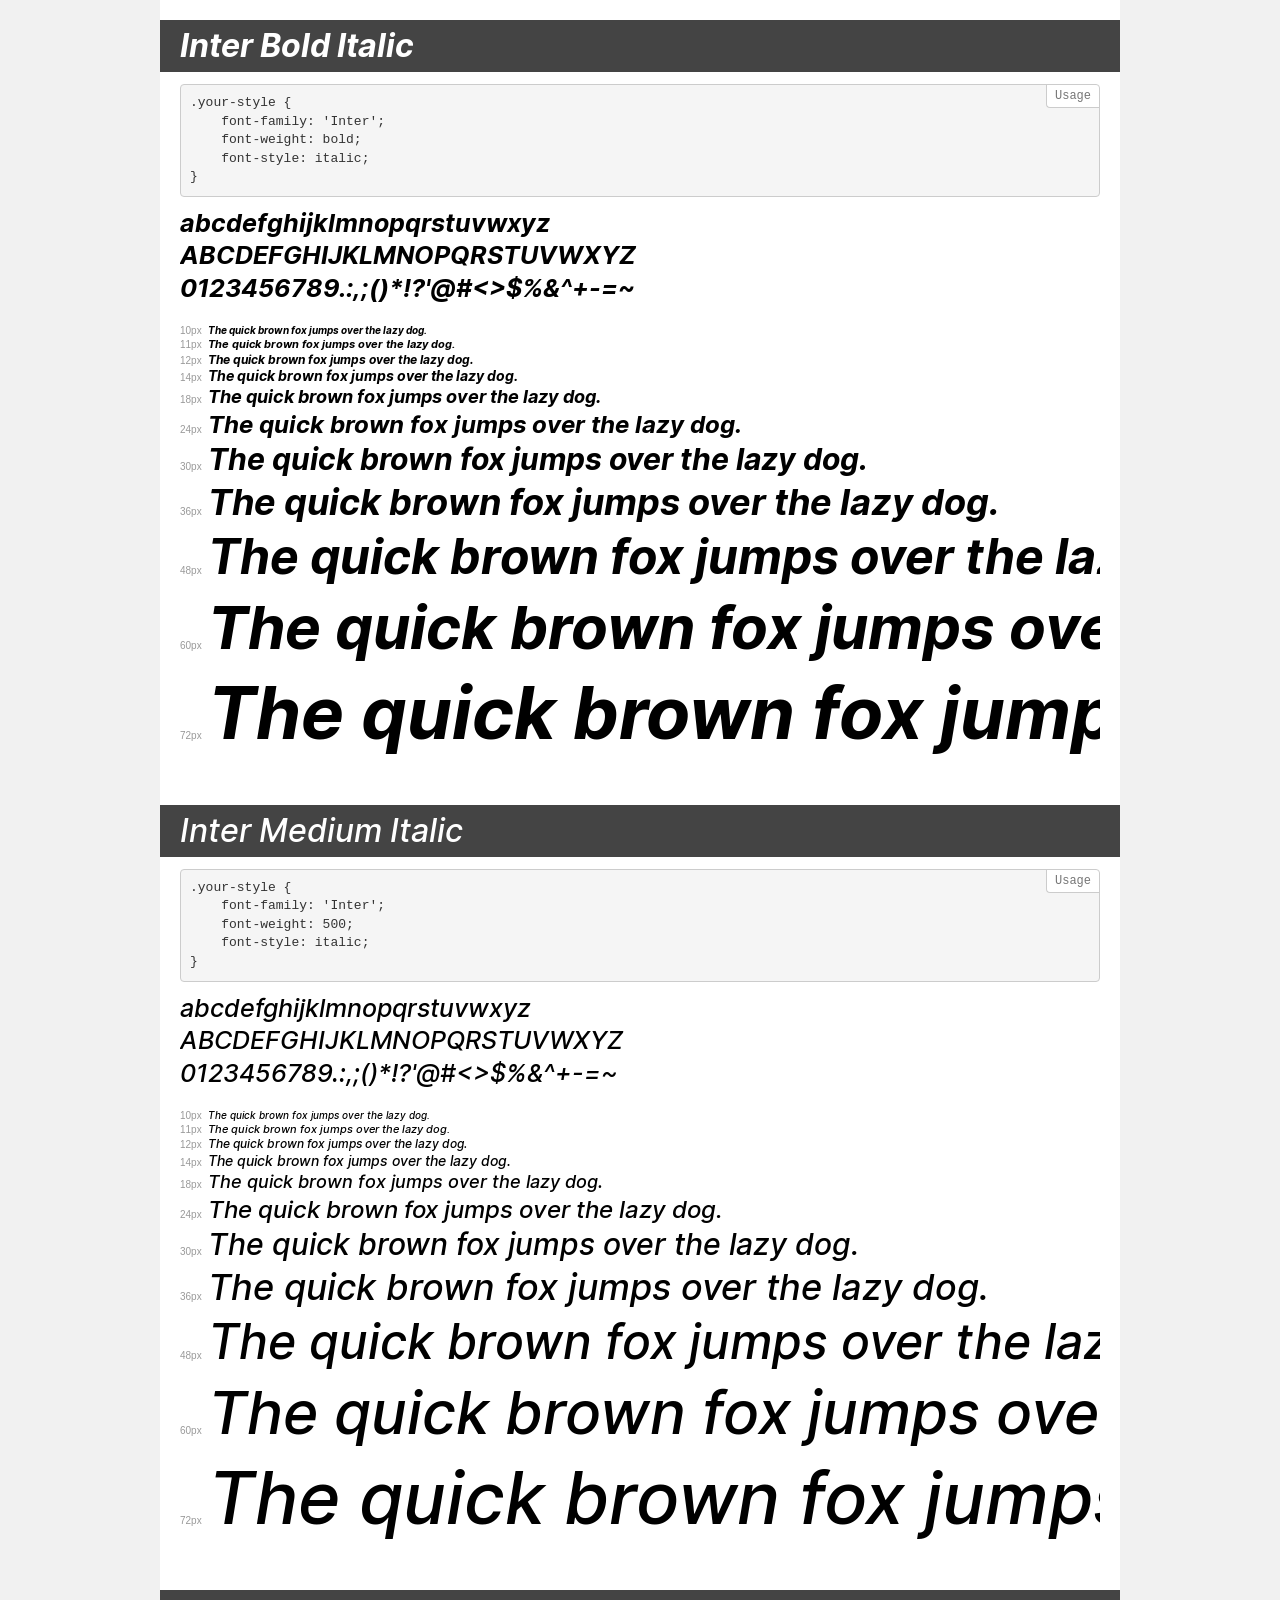
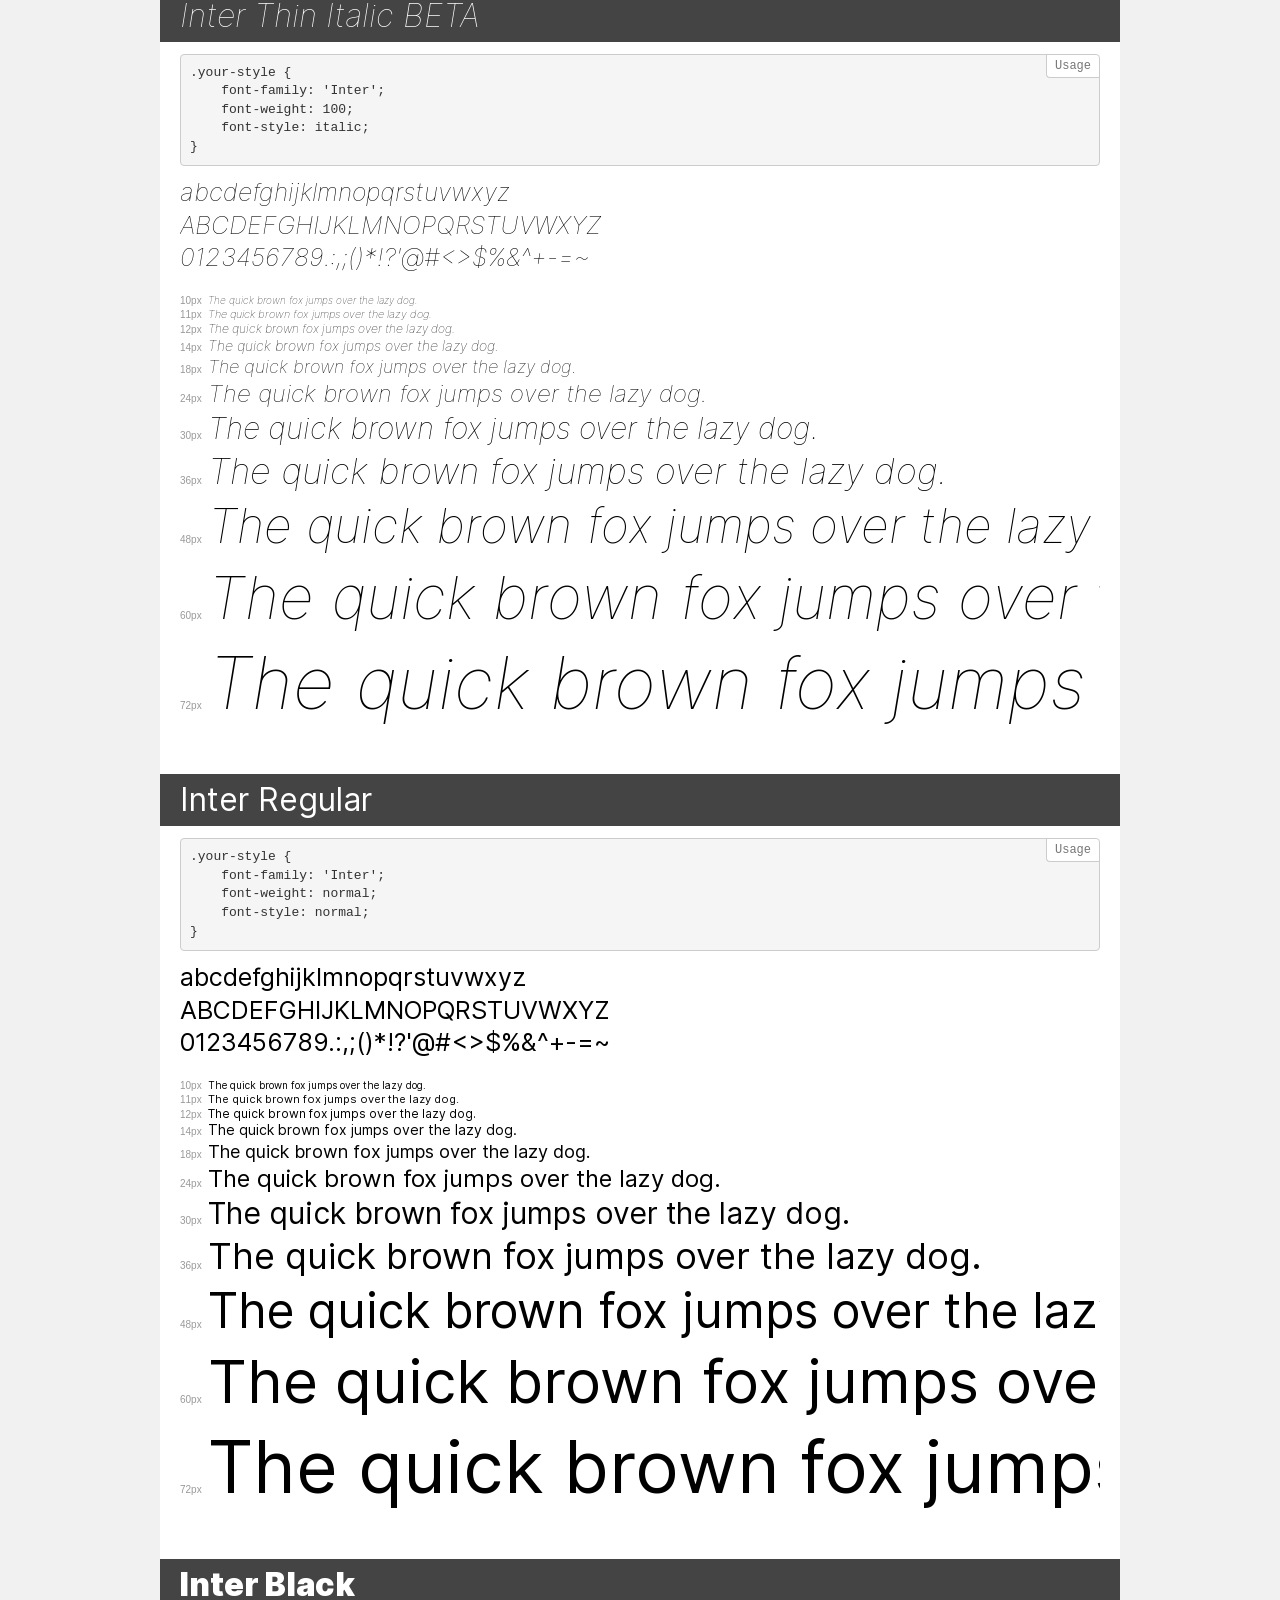
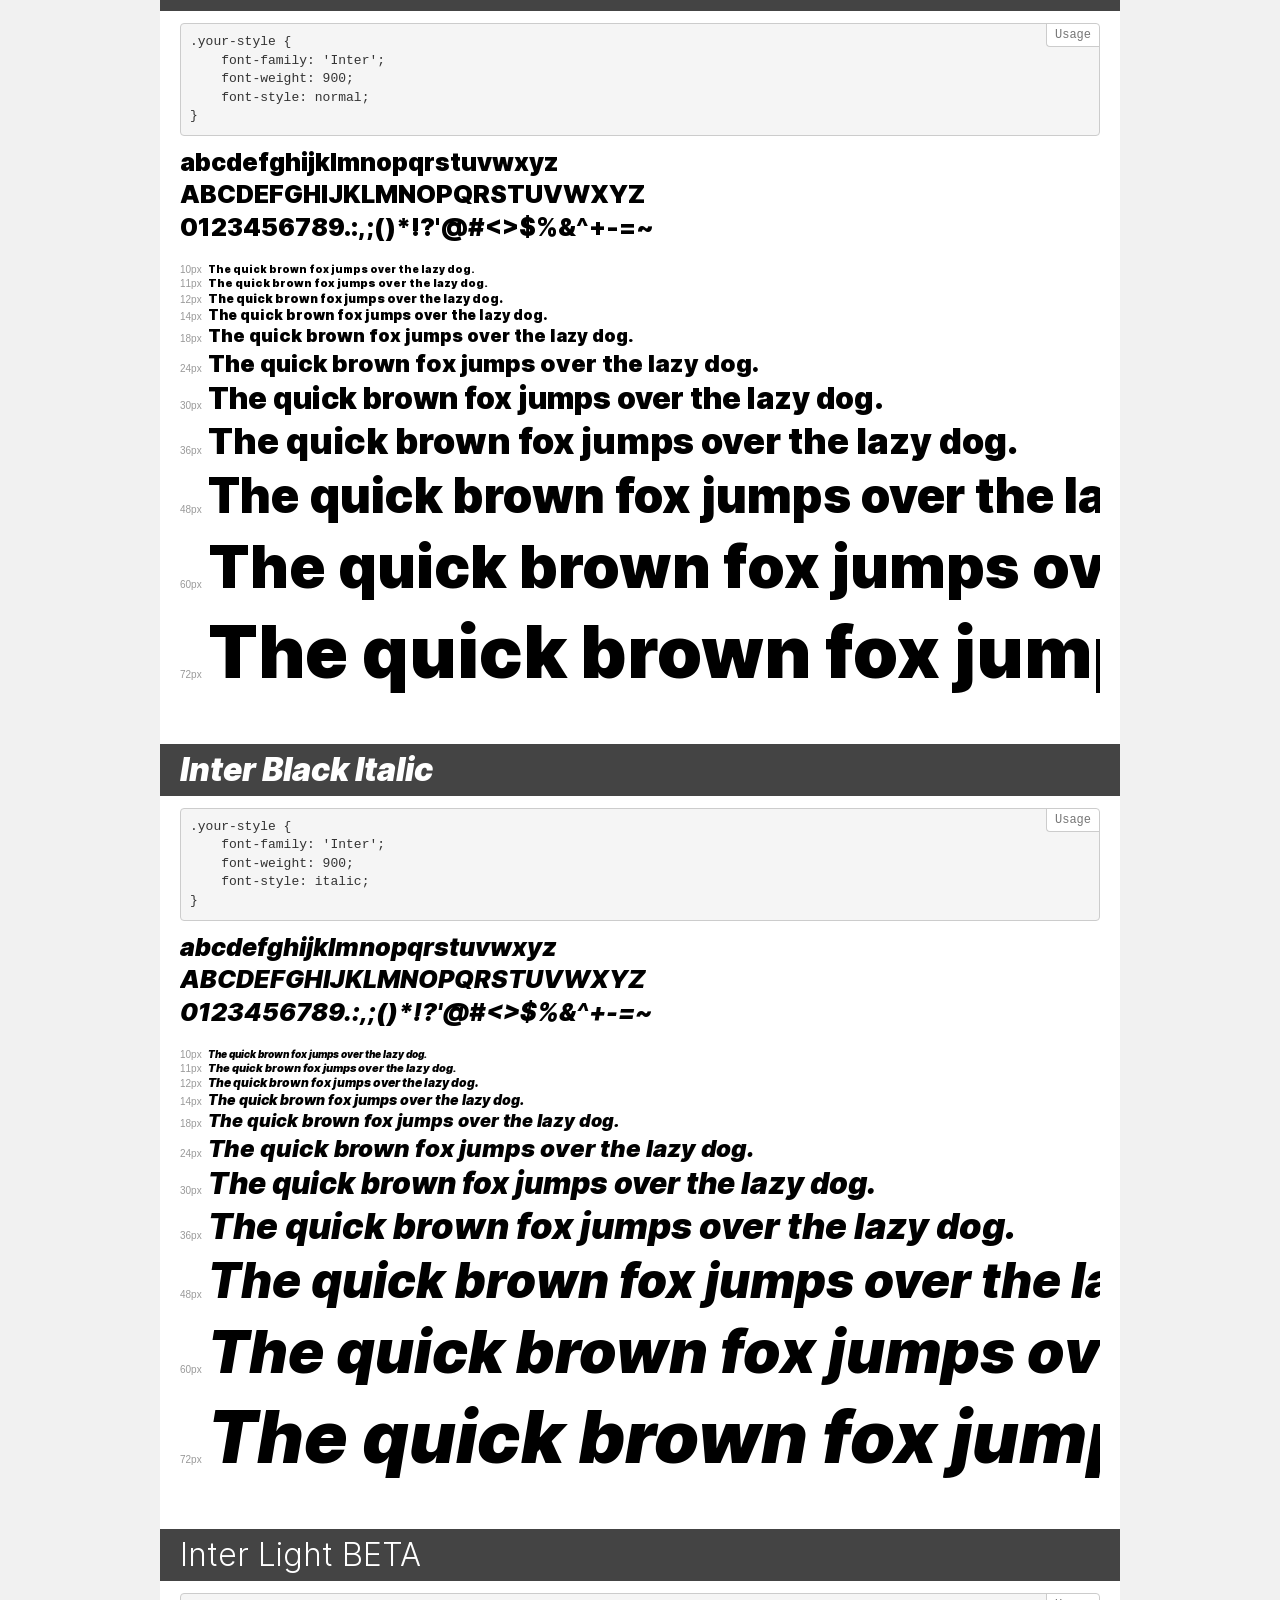
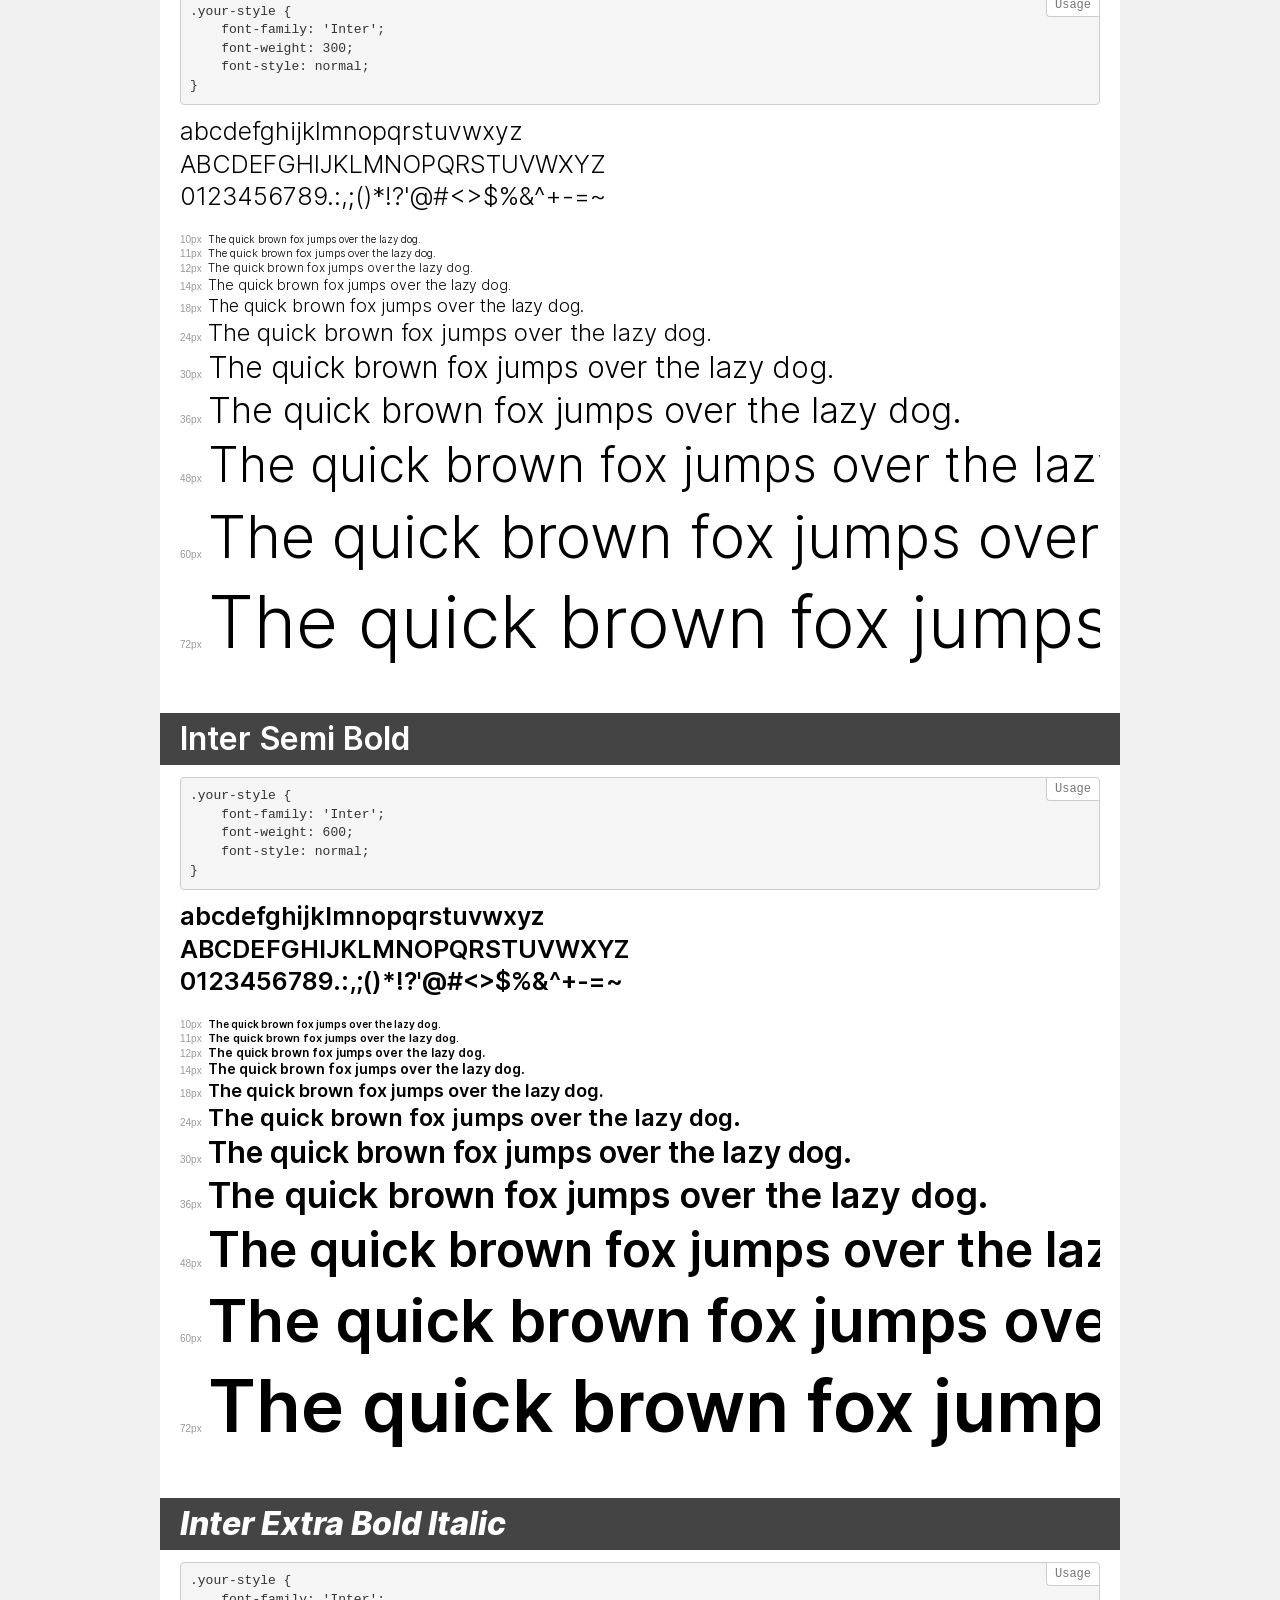
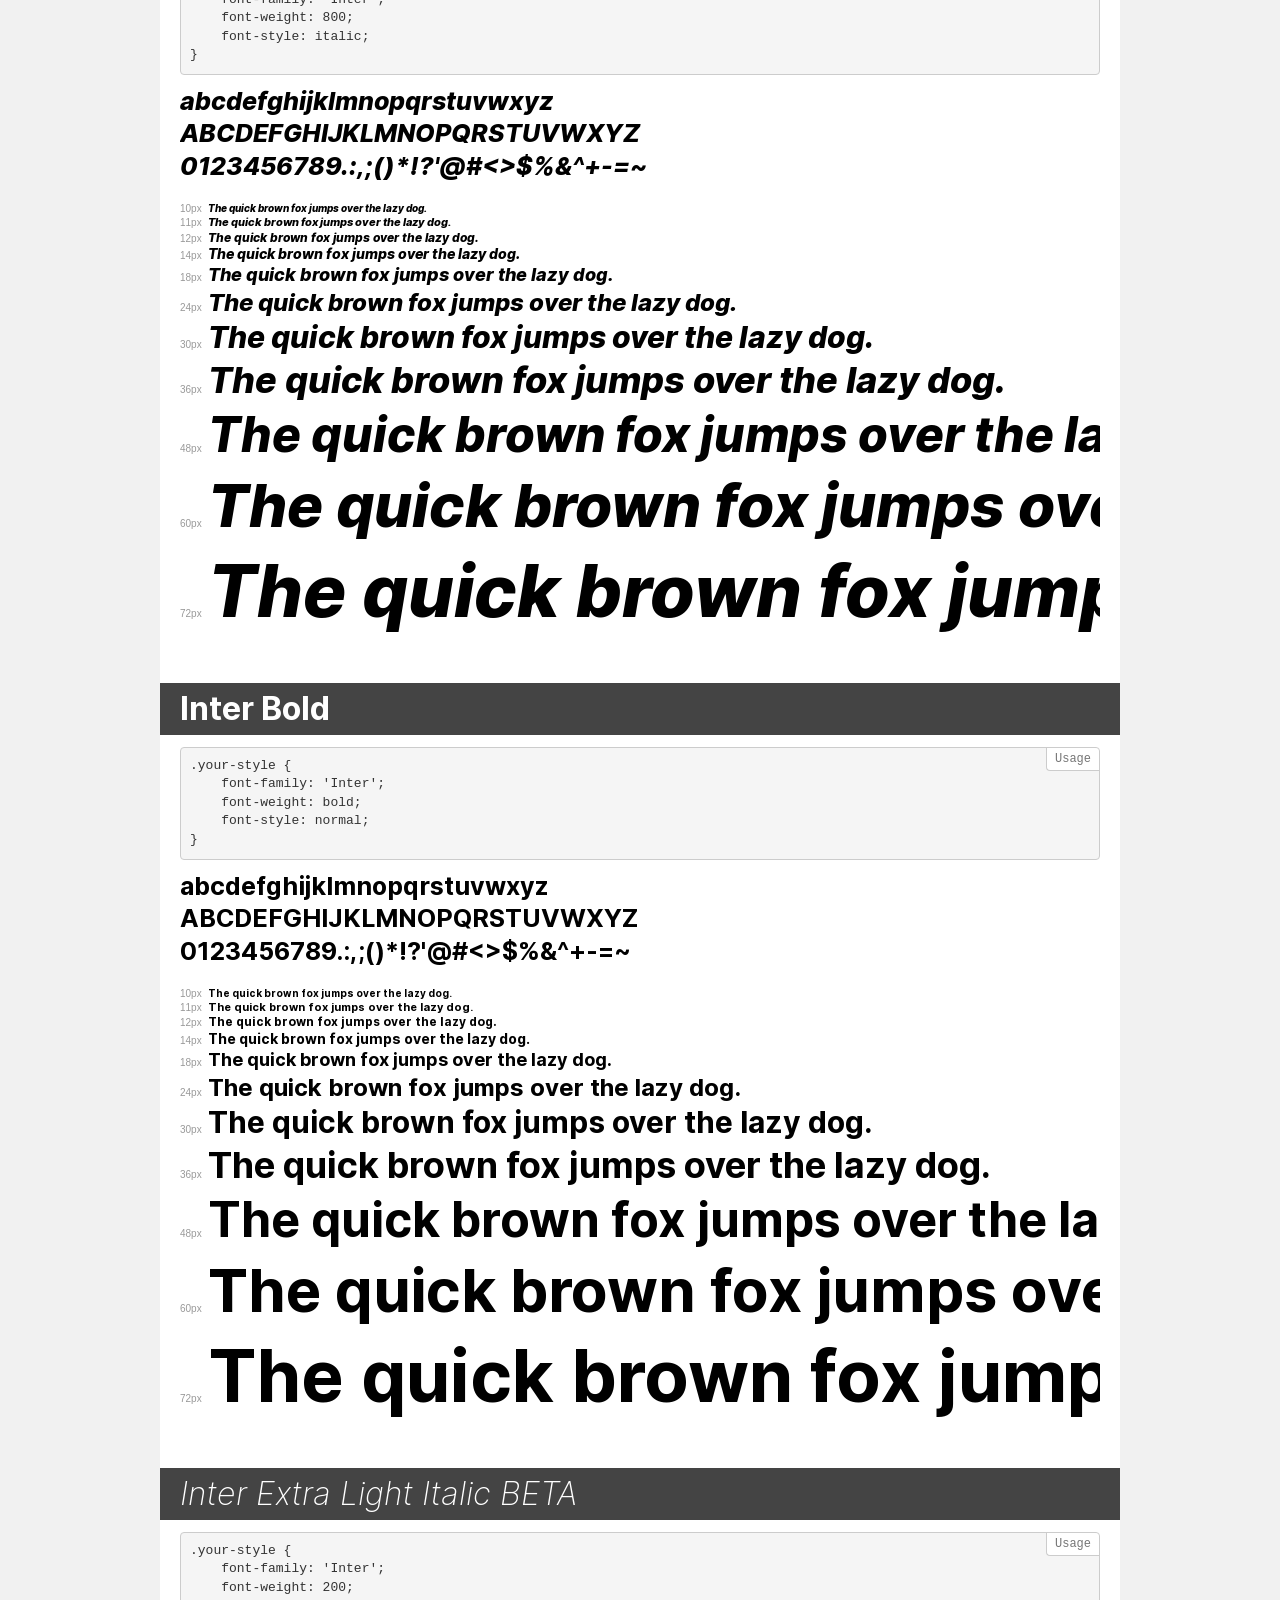
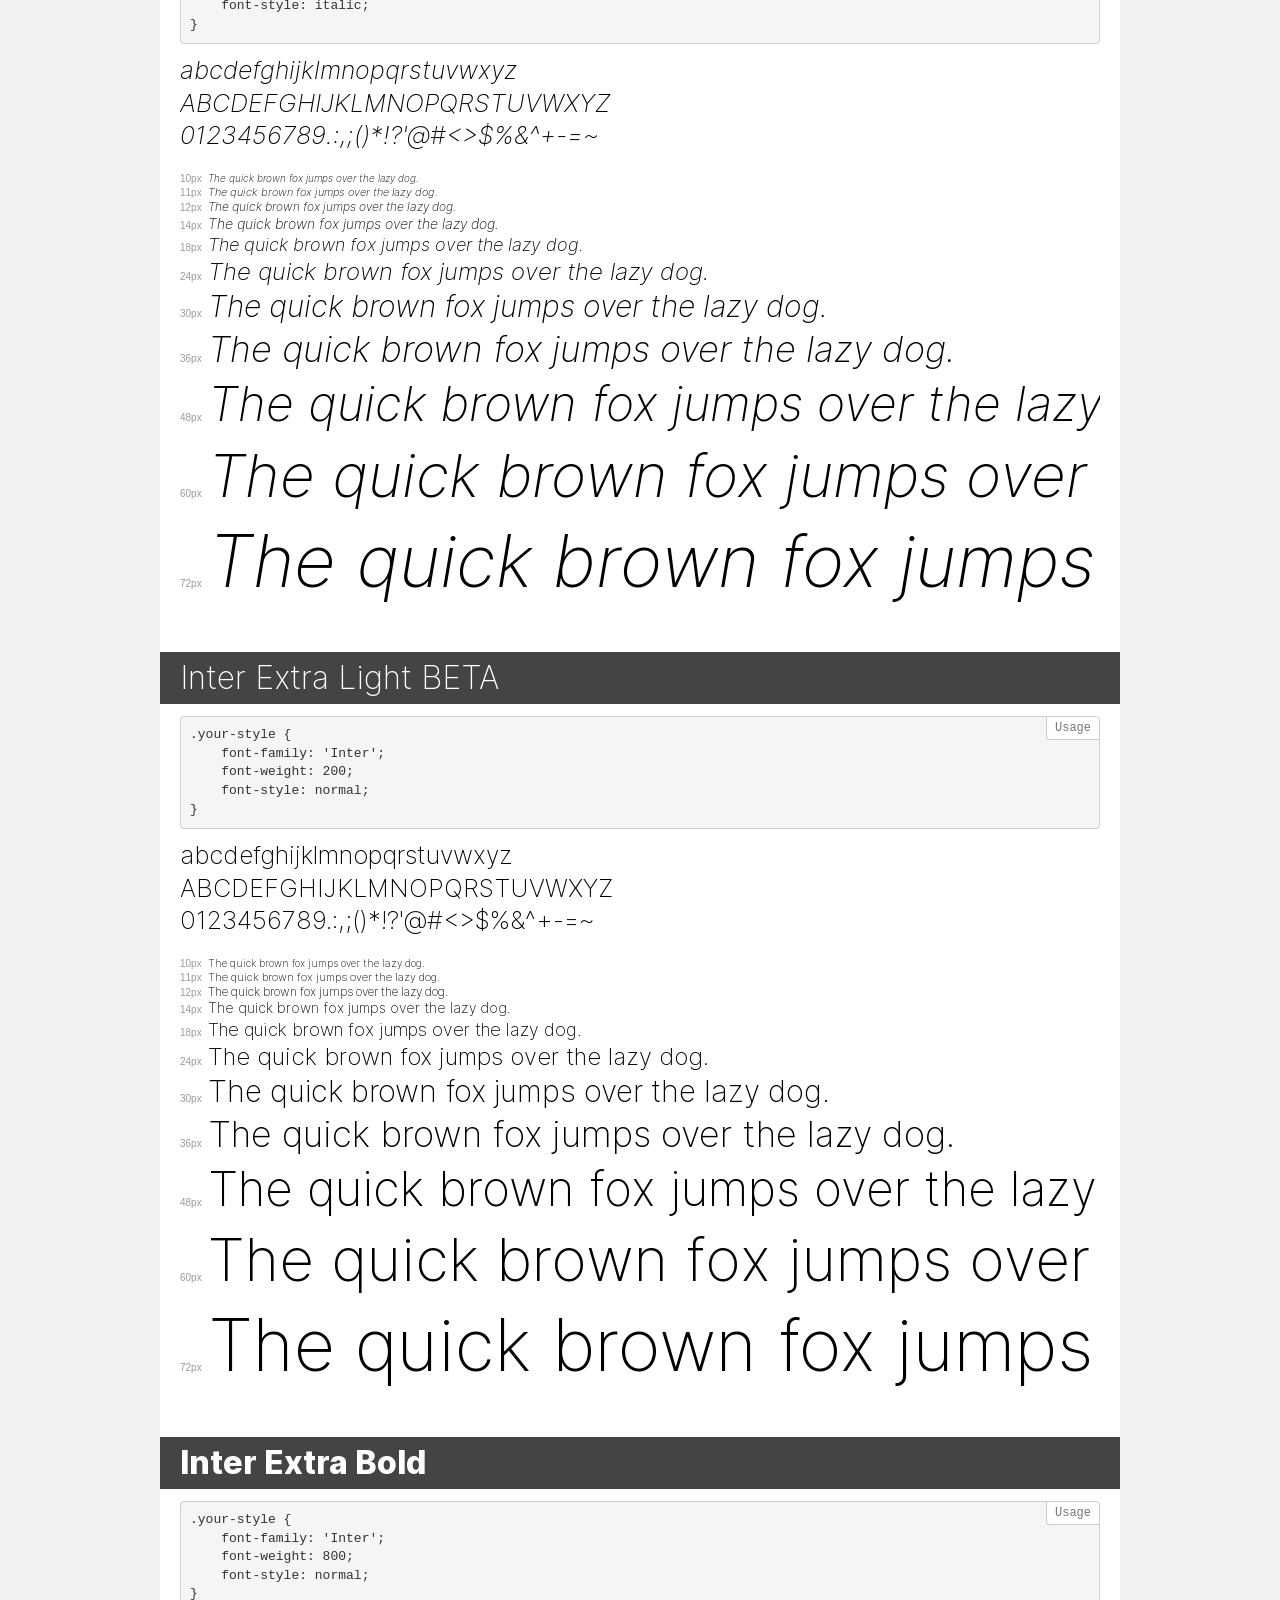
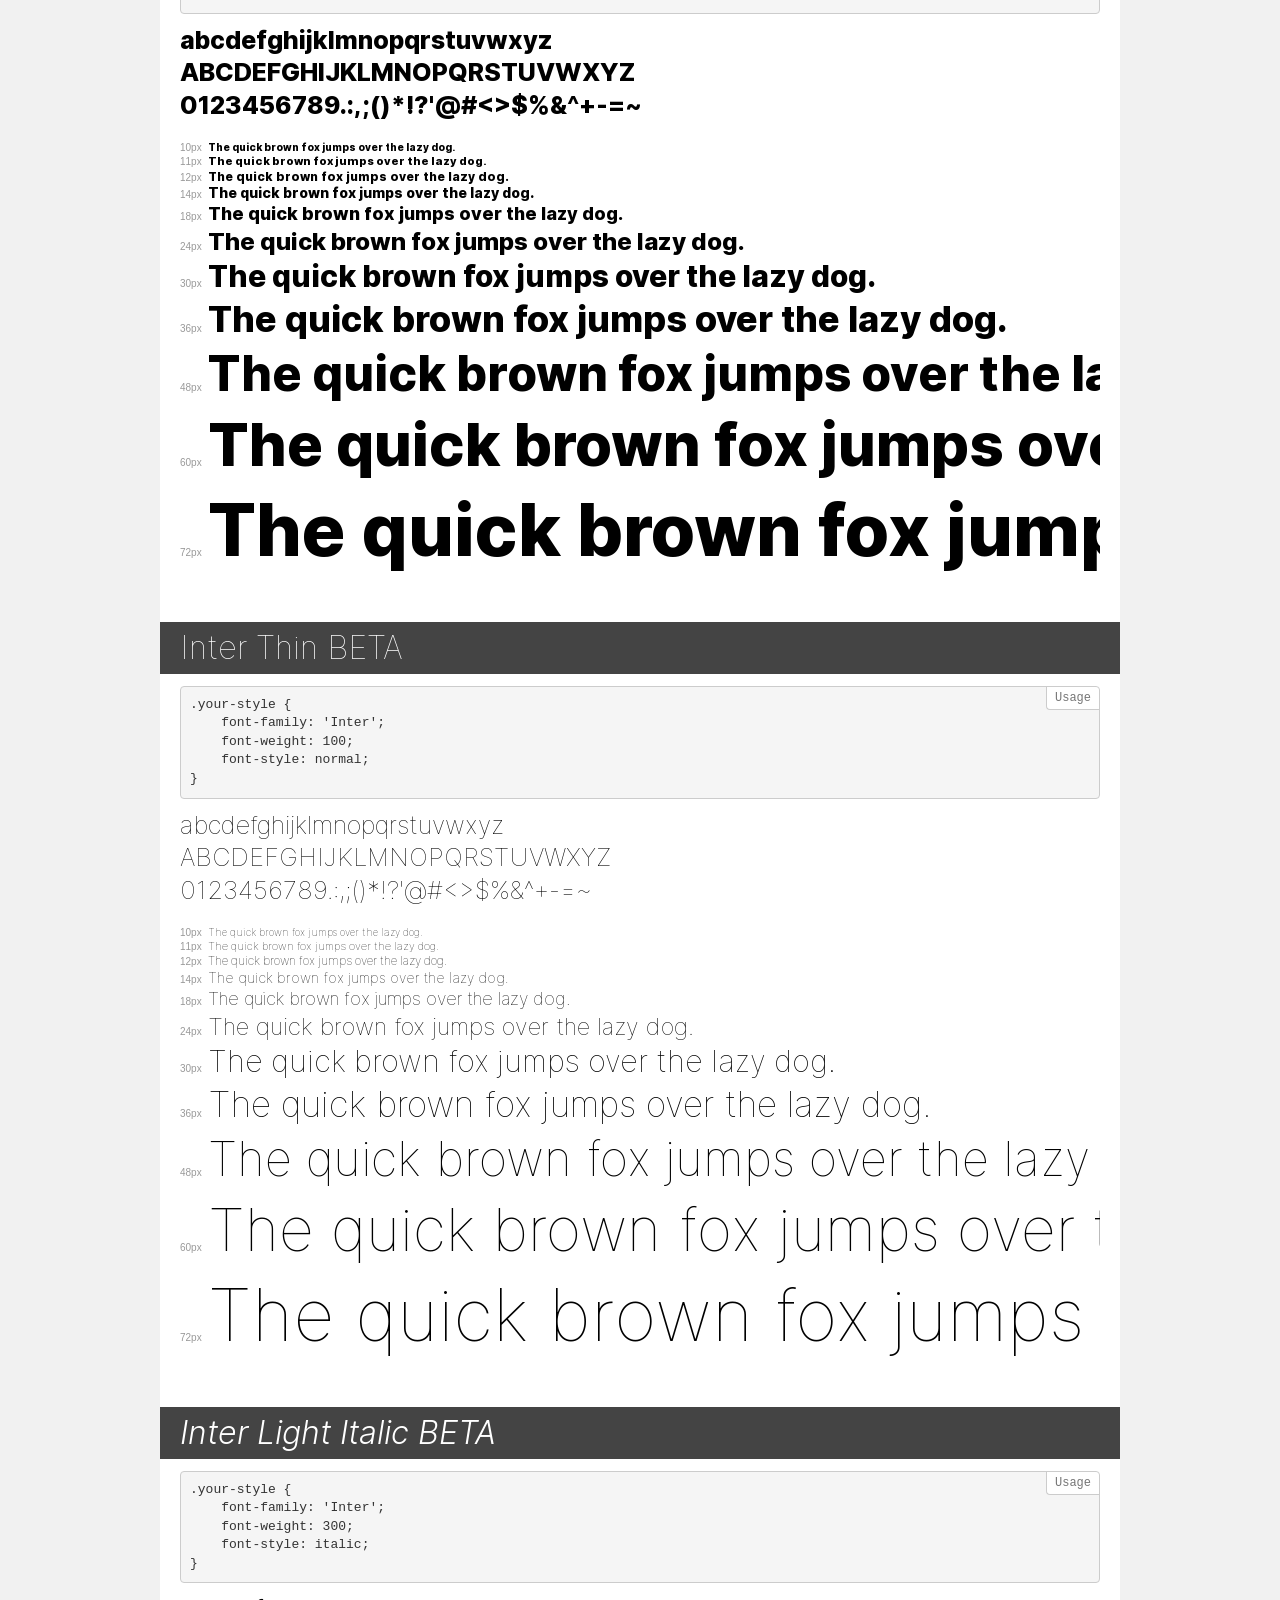
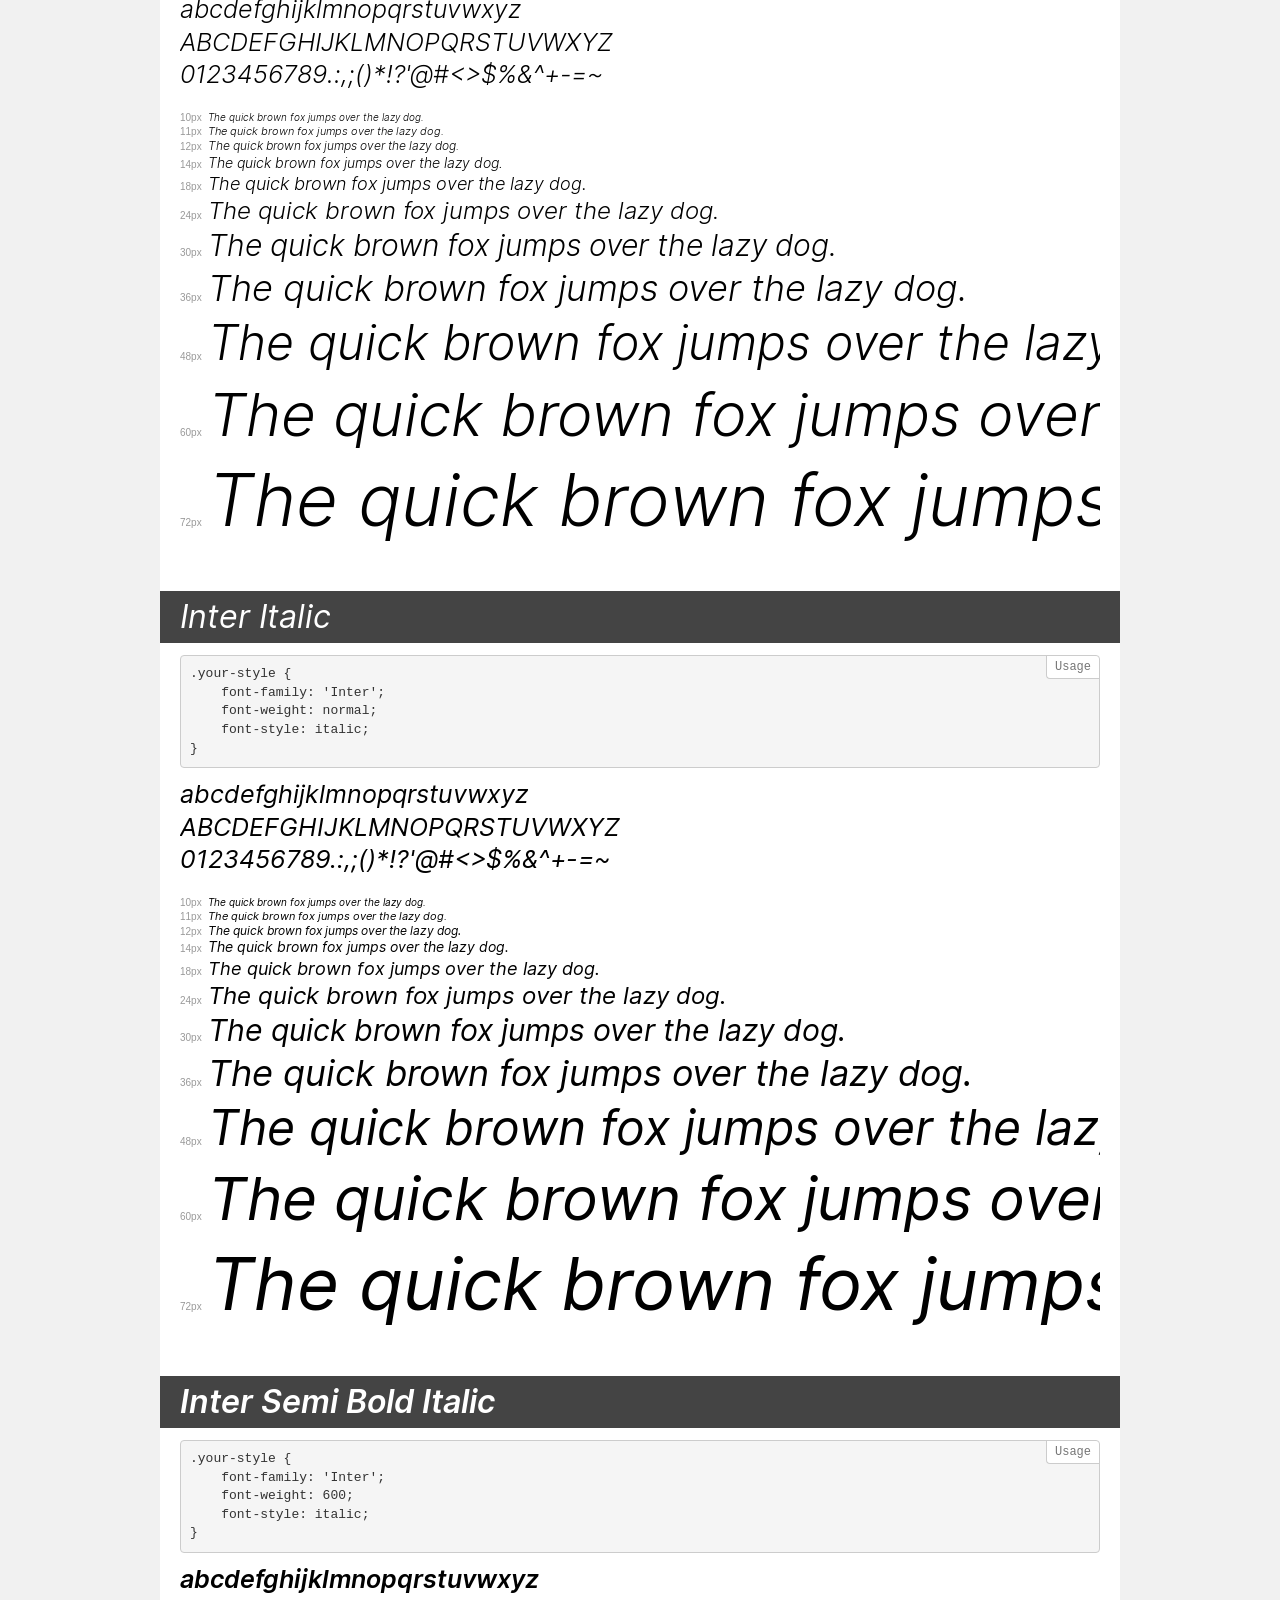
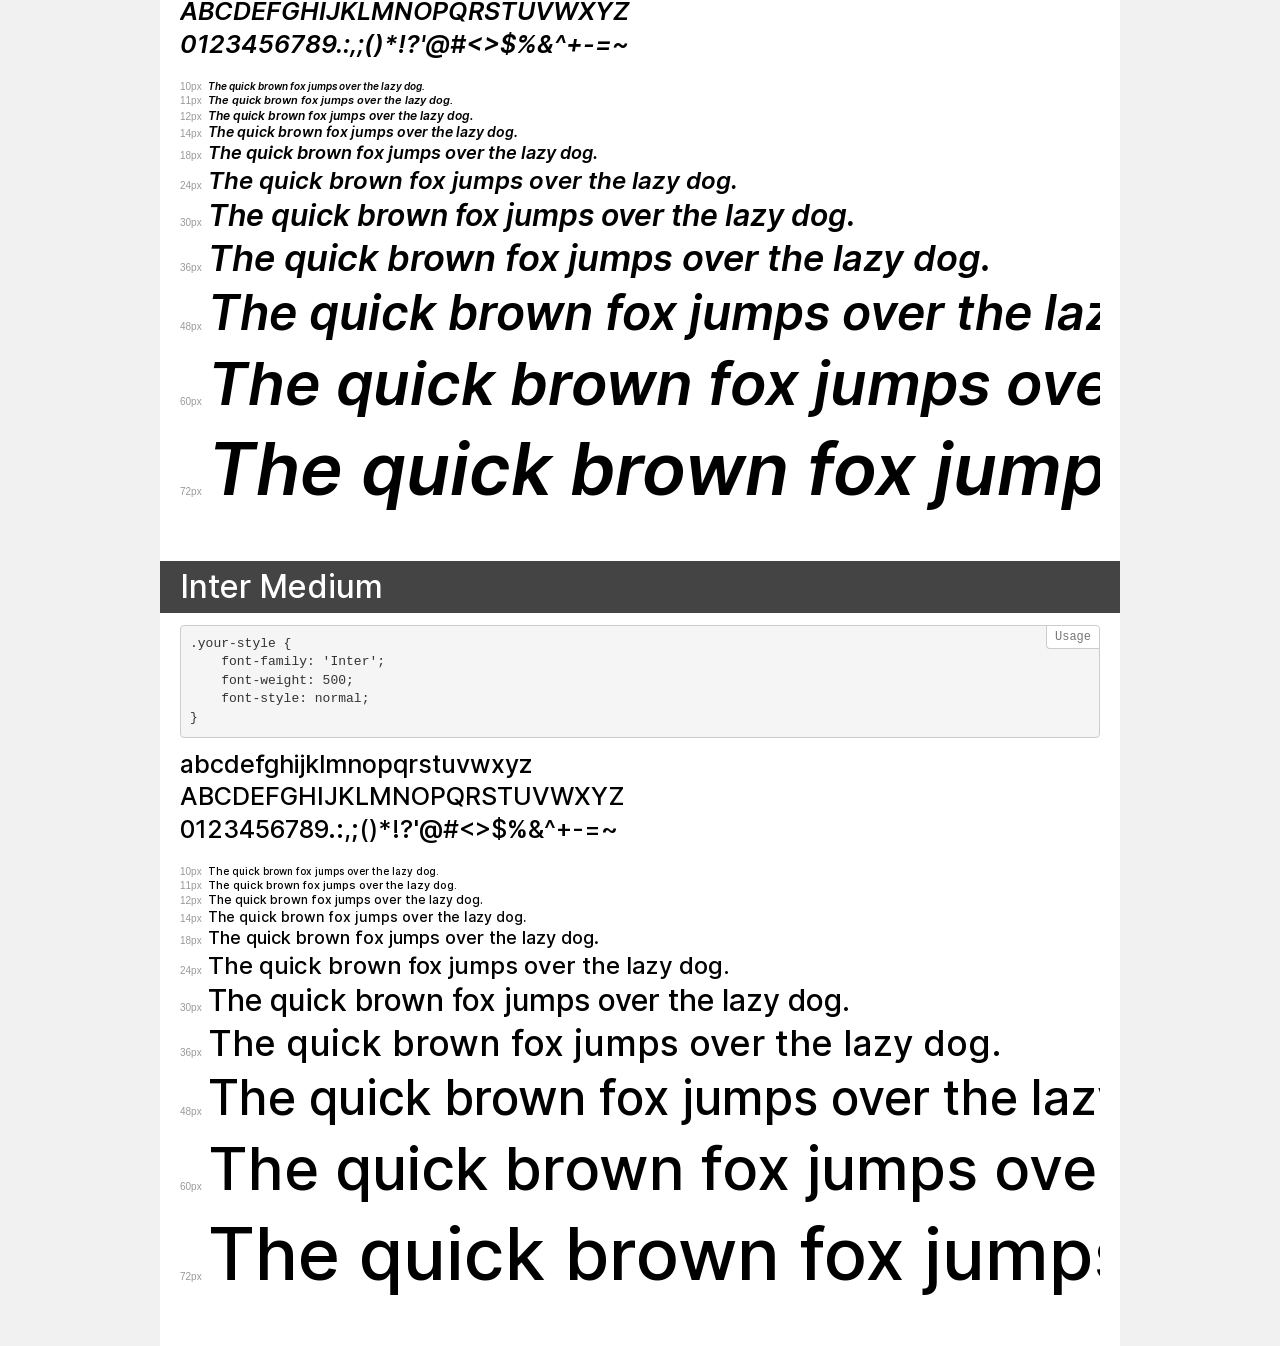
<file: assets/fonts/Inter/demo.html>
<!DOCTYPE html>
<html>
<head>
    <meta charset="utf-8">
    <meta http-equiv="X-UA-Compatible" content="IE=edge">
    <meta name="viewport" content="width=device-width, initial-scale=1">
    <meta name="robots" content="noindex, noarchive">
    <meta name="format-detection" content="telephone=no">
    <title>Transfonter demo</title>
    <link href="stylesheet.css" rel="stylesheet">
    <style>
        /*
        http://meyerweb.com/eric/tools/css/reset/
        v2.0 | 20110126
        License: none (public domain)
        */
        html, body, div, span, applet, object, iframe,
        h1, h2, h3, h4, h5, h6, p, blockquote, pre,
        a, abbr, acronym, address, big, cite, code,
        del, dfn, em, img, ins, kbd, q, s, samp,
        small, strike, strong, sub, sup, tt, var,
        b, u, i, center,
        dl, dt, dd, ol, ul, li,
        fieldset, form, label, legend,
        table, caption, tbody, tfoot, thead, tr, th, td,
        article, aside, canvas, details, embed,
        figure, figcaption, footer, header, hgroup,
        menu, nav, output, ruby, section, summary,
        time, mark, audio, video {
            margin: 0;
            padding: 0;
            border: 0;
            font-size: 100%;
            font: inherit;
            vertical-align: baseline;
        }
        /* HTML5 display-role reset for older browsers */
        article, aside, details, figcaption, figure,
        footer, header, hgroup, menu, nav, section {
            display: block;
        }
        body {
            line-height: 1;
        }
        ol, ul {
            list-style: none;
        }
        blockquote, q {
            quotes: none;
        }
        blockquote:before, blockquote:after,
        q:before, q:after {
            content: '';
            content: none;
        }
        table {
            border-collapse: collapse;
            border-spacing: 0;
        }
        /* common styles */
        body {
            background: #f1f1f1;
            color: #000;
        }
        .page {
            background: #fff;
            width: 920px;
            margin: 0 auto;
            padding: 20px 20px 0 20px;
            overflow: hidden;
        }
        .font-container {
            overflow-x: auto;
            overflow-y: hidden;
            margin-bottom: 40px;
            line-height: 1.3;
            white-space: nowrap;
            padding-bottom: 5px;
        }
        h1 {
            position: relative;
            background: #444;
            font-size: 32px;
            color: #fff;
            padding: 10px 20px;
            margin: 0 -20px 12px -20px;
        }
        .letters {
            font-size: 25px;
            margin-bottom: 20px;
        }
        .s10:before {
            content: '10px';
        }
        .s11:before {
            content: '11px';
        }
        .s12:before {
            content: '12px';
        }
        .s14:before {
            content: '14px';
        }
        .s18:before {
            content: '18px';
        }
        .s24:before {
            content: '24px';
        }
        .s30:before {
            content: '30px';
        }
        .s36:before {
            content: '36px';
        }
        .s48:before {
            content: '48px';
        }
        .s60:before {
            content: '60px';
        }
        .s72:before {
            content: '72px';
        }
        .s10:before, .s11:before, .s12:before, .s14:before,
        .s18:before, .s24:before, .s30:before, .s36:before,
        .s48:before, .s60:before, .s72:before {
            font-family: Arial, sans-serif;
            font-size: 10px;
            font-weight: normal;
            font-style: normal;
            color: #999;
            padding-right: 6px;
        }
        pre {
            display: block;
            position: relative;
            padding: 9px;
            margin: 0 0 10px;
            font-family: Monaco, Menlo, Consolas, "Courier New", monospace !important;
            font-size: 13px;
            line-height: 1.428571429;
            color: #333;
            font-weight: normal !important;
            font-style: normal !important;
            background-color: #f5f5f5;
            border: 1px solid #ccc;
            overflow-x: auto;
            border-radius: 4px;
        }
        pre:after {
            display: block;
            position: absolute;
            right: 0;
            top: 0;
            content: 'Usage';
            line-height: 1;
            padding: 5px 8px;
            font-size: 12px;
            color: #767676;
            background-color: #fff;
            border: 1px solid #ccc;
            border-right: none;
            border-top: none;
            border-radius: 0 4px 0 4px;
            z-index: 10;
        }
        /* responsive */
        @media (max-width: 959px) {
            .page {
                width: auto;
                margin: 0;
            }
        }
    </style>
</head>
<body>
<div class="page">
    <div class="demo" style="font-family: 'Inter'; font-weight: bold; font-style: italic;">
        <h1>Inter Bold Italic</h1>
        <pre>.your-style {
    font-family: 'Inter';
    font-weight: bold;
    font-style: italic;
}</pre>
        <div class="font-container">
            <p class="letters">
                abcdefghijklmnopqrstuvwxyz<br>
ABCDEFGHIJKLMNOPQRSTUVWXYZ<br>
                0123456789.:,;()*!?'@#<>$%&^+-=~
            </p>
            <p class="s10" style="font-size: 10px;">The quick brown fox jumps over the lazy dog.</p>
            <p class="s11" style="font-size: 11px;">The quick brown fox jumps over the lazy dog.</p>
            <p class="s12" style="font-size: 12px;">The quick brown fox jumps over the lazy dog.</p>
            <p class="s14" style="font-size: 14px;">The quick brown fox jumps over the lazy dog.</p>
            <p class="s18" style="font-size: 18px;">The quick brown fox jumps over the lazy dog.</p>
            <p class="s24" style="font-size: 24px;">The quick brown fox jumps over the lazy dog.</p>
            <p class="s30" style="font-size: 30px;">The quick brown fox jumps over the lazy dog.</p>
            <p class="s36" style="font-size: 36px;">The quick brown fox jumps over the lazy dog.</p>
            <p class="s48" style="font-size: 48px;">The quick brown fox jumps over the lazy dog.</p>
            <p class="s60" style="font-size: 60px;">The quick brown fox jumps over the lazy dog.</p>
            <p class="s72" style="font-size: 72px;">The quick brown fox jumps over the lazy dog.</p>
        </div>
    </div>
    <div class="demo" style="font-family: 'Inter'; font-weight: 500; font-style: italic;">
        <h1>Inter Medium Italic</h1>
        <pre>.your-style {
    font-family: 'Inter';
    font-weight: 500;
    font-style: italic;
}</pre>
        <div class="font-container">
            <p class="letters">
                abcdefghijklmnopqrstuvwxyz<br>
ABCDEFGHIJKLMNOPQRSTUVWXYZ<br>
                0123456789.:,;()*!?'@#<>$%&^+-=~
            </p>
            <p class="s10" style="font-size: 10px;">The quick brown fox jumps over the lazy dog.</p>
            <p class="s11" style="font-size: 11px;">The quick brown fox jumps over the lazy dog.</p>
            <p class="s12" style="font-size: 12px;">The quick brown fox jumps over the lazy dog.</p>
            <p class="s14" style="font-size: 14px;">The quick brown fox jumps over the lazy dog.</p>
            <p class="s18" style="font-size: 18px;">The quick brown fox jumps over the lazy dog.</p>
            <p class="s24" style="font-size: 24px;">The quick brown fox jumps over the lazy dog.</p>
            <p class="s30" style="font-size: 30px;">The quick brown fox jumps over the lazy dog.</p>
            <p class="s36" style="font-size: 36px;">The quick brown fox jumps over the lazy dog.</p>
            <p class="s48" style="font-size: 48px;">The quick brown fox jumps over the lazy dog.</p>
            <p class="s60" style="font-size: 60px;">The quick brown fox jumps over the lazy dog.</p>
            <p class="s72" style="font-size: 72px;">The quick brown fox jumps over the lazy dog.</p>
        </div>
    </div>
    <div class="demo" style="font-family: 'Inter'; font-weight: 100; font-style: italic;">
        <h1>Inter Thin Italic BETA</h1>
        <pre>.your-style {
    font-family: 'Inter';
    font-weight: 100;
    font-style: italic;
}</pre>
        <div class="font-container">
            <p class="letters">
                abcdefghijklmnopqrstuvwxyz<br>
ABCDEFGHIJKLMNOPQRSTUVWXYZ<br>
                0123456789.:,;()*!?'@#<>$%&^+-=~
            </p>
            <p class="s10" style="font-size: 10px;">The quick brown fox jumps over the lazy dog.</p>
            <p class="s11" style="font-size: 11px;">The quick brown fox jumps over the lazy dog.</p>
            <p class="s12" style="font-size: 12px;">The quick brown fox jumps over the lazy dog.</p>
            <p class="s14" style="font-size: 14px;">The quick brown fox jumps over the lazy dog.</p>
            <p class="s18" style="font-size: 18px;">The quick brown fox jumps over the lazy dog.</p>
            <p class="s24" style="font-size: 24px;">The quick brown fox jumps over the lazy dog.</p>
            <p class="s30" style="font-size: 30px;">The quick brown fox jumps over the lazy dog.</p>
            <p class="s36" style="font-size: 36px;">The quick brown fox jumps over the lazy dog.</p>
            <p class="s48" style="font-size: 48px;">The quick brown fox jumps over the lazy dog.</p>
            <p class="s60" style="font-size: 60px;">The quick brown fox jumps over the lazy dog.</p>
            <p class="s72" style="font-size: 72px;">The quick brown fox jumps over the lazy dog.</p>
        </div>
    </div>
    <div class="demo" style="font-family: 'Inter'; font-weight: normal; font-style: normal;">
        <h1>Inter Regular</h1>
        <pre>.your-style {
    font-family: 'Inter';
    font-weight: normal;
    font-style: normal;
}</pre>
        <div class="font-container">
            <p class="letters">
                abcdefghijklmnopqrstuvwxyz<br>
ABCDEFGHIJKLMNOPQRSTUVWXYZ<br>
                0123456789.:,;()*!?'@#<>$%&^+-=~
            </p>
            <p class="s10" style="font-size: 10px;">The quick brown fox jumps over the lazy dog.</p>
            <p class="s11" style="font-size: 11px;">The quick brown fox jumps over the lazy dog.</p>
            <p class="s12" style="font-size: 12px;">The quick brown fox jumps over the lazy dog.</p>
            <p class="s14" style="font-size: 14px;">The quick brown fox jumps over the lazy dog.</p>
            <p class="s18" style="font-size: 18px;">The quick brown fox jumps over the lazy dog.</p>
            <p class="s24" style="font-size: 24px;">The quick brown fox jumps over the lazy dog.</p>
            <p class="s30" style="font-size: 30px;">The quick brown fox jumps over the lazy dog.</p>
            <p class="s36" style="font-size: 36px;">The quick brown fox jumps over the lazy dog.</p>
            <p class="s48" style="font-size: 48px;">The quick brown fox jumps over the lazy dog.</p>
            <p class="s60" style="font-size: 60px;">The quick brown fox jumps over the lazy dog.</p>
            <p class="s72" style="font-size: 72px;">The quick brown fox jumps over the lazy dog.</p>
        </div>
    </div>
    <div class="demo" style="font-family: 'Inter'; font-weight: 900; font-style: normal;">
        <h1>Inter Black</h1>
        <pre>.your-style {
    font-family: 'Inter';
    font-weight: 900;
    font-style: normal;
}</pre>
        <div class="font-container">
            <p class="letters">
                abcdefghijklmnopqrstuvwxyz<br>
ABCDEFGHIJKLMNOPQRSTUVWXYZ<br>
                0123456789.:,;()*!?'@#<>$%&^+-=~
            </p>
            <p class="s10" style="font-size: 10px;">The quick brown fox jumps over the lazy dog.</p>
            <p class="s11" style="font-size: 11px;">The quick brown fox jumps over the lazy dog.</p>
            <p class="s12" style="font-size: 12px;">The quick brown fox jumps over the lazy dog.</p>
            <p class="s14" style="font-size: 14px;">The quick brown fox jumps over the lazy dog.</p>
            <p class="s18" style="font-size: 18px;">The quick brown fox jumps over the lazy dog.</p>
            <p class="s24" style="font-size: 24px;">The quick brown fox jumps over the lazy dog.</p>
            <p class="s30" style="font-size: 30px;">The quick brown fox jumps over the lazy dog.</p>
            <p class="s36" style="font-size: 36px;">The quick brown fox jumps over the lazy dog.</p>
            <p class="s48" style="font-size: 48px;">The quick brown fox jumps over the lazy dog.</p>
            <p class="s60" style="font-size: 60px;">The quick brown fox jumps over the lazy dog.</p>
            <p class="s72" style="font-size: 72px;">The quick brown fox jumps over the lazy dog.</p>
        </div>
    </div>
    <div class="demo" style="font-family: 'Inter'; font-weight: 900; font-style: italic;">
        <h1>Inter Black Italic</h1>
        <pre>.your-style {
    font-family: 'Inter';
    font-weight: 900;
    font-style: italic;
}</pre>
        <div class="font-container">
            <p class="letters">
                abcdefghijklmnopqrstuvwxyz<br>
ABCDEFGHIJKLMNOPQRSTUVWXYZ<br>
                0123456789.:,;()*!?'@#<>$%&^+-=~
            </p>
            <p class="s10" style="font-size: 10px;">The quick brown fox jumps over the lazy dog.</p>
            <p class="s11" style="font-size: 11px;">The quick brown fox jumps over the lazy dog.</p>
            <p class="s12" style="font-size: 12px;">The quick brown fox jumps over the lazy dog.</p>
            <p class="s14" style="font-size: 14px;">The quick brown fox jumps over the lazy dog.</p>
            <p class="s18" style="font-size: 18px;">The quick brown fox jumps over the lazy dog.</p>
            <p class="s24" style="font-size: 24px;">The quick brown fox jumps over the lazy dog.</p>
            <p class="s30" style="font-size: 30px;">The quick brown fox jumps over the lazy dog.</p>
            <p class="s36" style="font-size: 36px;">The quick brown fox jumps over the lazy dog.</p>
            <p class="s48" style="font-size: 48px;">The quick brown fox jumps over the lazy dog.</p>
            <p class="s60" style="font-size: 60px;">The quick brown fox jumps over the lazy dog.</p>
            <p class="s72" style="font-size: 72px;">The quick brown fox jumps over the lazy dog.</p>
        </div>
    </div>
    <div class="demo" style="font-family: 'Inter'; font-weight: 300; font-style: normal;">
        <h1>Inter Light BETA</h1>
        <pre>.your-style {
    font-family: 'Inter';
    font-weight: 300;
    font-style: normal;
}</pre>
        <div class="font-container">
            <p class="letters">
                abcdefghijklmnopqrstuvwxyz<br>
ABCDEFGHIJKLMNOPQRSTUVWXYZ<br>
                0123456789.:,;()*!?'@#<>$%&^+-=~
            </p>
            <p class="s10" style="font-size: 10px;">The quick brown fox jumps over the lazy dog.</p>
            <p class="s11" style="font-size: 11px;">The quick brown fox jumps over the lazy dog.</p>
            <p class="s12" style="font-size: 12px;">The quick brown fox jumps over the lazy dog.</p>
            <p class="s14" style="font-size: 14px;">The quick brown fox jumps over the lazy dog.</p>
            <p class="s18" style="font-size: 18px;">The quick brown fox jumps over the lazy dog.</p>
            <p class="s24" style="font-size: 24px;">The quick brown fox jumps over the lazy dog.</p>
            <p class="s30" style="font-size: 30px;">The quick brown fox jumps over the lazy dog.</p>
            <p class="s36" style="font-size: 36px;">The quick brown fox jumps over the lazy dog.</p>
            <p class="s48" style="font-size: 48px;">The quick brown fox jumps over the lazy dog.</p>
            <p class="s60" style="font-size: 60px;">The quick brown fox jumps over the lazy dog.</p>
            <p class="s72" style="font-size: 72px;">The quick brown fox jumps over the lazy dog.</p>
        </div>
    </div>
    <div class="demo" style="font-family: 'Inter'; font-weight: 600; font-style: normal;">
        <h1>Inter Semi Bold</h1>
        <pre>.your-style {
    font-family: 'Inter';
    font-weight: 600;
    font-style: normal;
}</pre>
        <div class="font-container">
            <p class="letters">
                abcdefghijklmnopqrstuvwxyz<br>
ABCDEFGHIJKLMNOPQRSTUVWXYZ<br>
                0123456789.:,;()*!?'@#<>$%&^+-=~
            </p>
            <p class="s10" style="font-size: 10px;">The quick brown fox jumps over the lazy dog.</p>
            <p class="s11" style="font-size: 11px;">The quick brown fox jumps over the lazy dog.</p>
            <p class="s12" style="font-size: 12px;">The quick brown fox jumps over the lazy dog.</p>
            <p class="s14" style="font-size: 14px;">The quick brown fox jumps over the lazy dog.</p>
            <p class="s18" style="font-size: 18px;">The quick brown fox jumps over the lazy dog.</p>
            <p class="s24" style="font-size: 24px;">The quick brown fox jumps over the lazy dog.</p>
            <p class="s30" style="font-size: 30px;">The quick brown fox jumps over the lazy dog.</p>
            <p class="s36" style="font-size: 36px;">The quick brown fox jumps over the lazy dog.</p>
            <p class="s48" style="font-size: 48px;">The quick brown fox jumps over the lazy dog.</p>
            <p class="s60" style="font-size: 60px;">The quick brown fox jumps over the lazy dog.</p>
            <p class="s72" style="font-size: 72px;">The quick brown fox jumps over the lazy dog.</p>
        </div>
    </div>
    <div class="demo" style="font-family: 'Inter'; font-weight: 800; font-style: italic;">
        <h1>Inter Extra Bold Italic</h1>
        <pre>.your-style {
    font-family: 'Inter';
    font-weight: 800;
    font-style: italic;
}</pre>
        <div class="font-container">
            <p class="letters">
                abcdefghijklmnopqrstuvwxyz<br>
ABCDEFGHIJKLMNOPQRSTUVWXYZ<br>
                0123456789.:,;()*!?'@#<>$%&^+-=~
            </p>
            <p class="s10" style="font-size: 10px;">The quick brown fox jumps over the lazy dog.</p>
            <p class="s11" style="font-size: 11px;">The quick brown fox jumps over the lazy dog.</p>
            <p class="s12" style="font-size: 12px;">The quick brown fox jumps over the lazy dog.</p>
            <p class="s14" style="font-size: 14px;">The quick brown fox jumps over the lazy dog.</p>
            <p class="s18" style="font-size: 18px;">The quick brown fox jumps over the lazy dog.</p>
            <p class="s24" style="font-size: 24px;">The quick brown fox jumps over the lazy dog.</p>
            <p class="s30" style="font-size: 30px;">The quick brown fox jumps over the lazy dog.</p>
            <p class="s36" style="font-size: 36px;">The quick brown fox jumps over the lazy dog.</p>
            <p class="s48" style="font-size: 48px;">The quick brown fox jumps over the lazy dog.</p>
            <p class="s60" style="font-size: 60px;">The quick brown fox jumps over the lazy dog.</p>
            <p class="s72" style="font-size: 72px;">The quick brown fox jumps over the lazy dog.</p>
        </div>
    </div>
    <div class="demo" style="font-family: 'Inter'; font-weight: bold; font-style: normal;">
        <h1>Inter Bold</h1>
        <pre>.your-style {
    font-family: 'Inter';
    font-weight: bold;
    font-style: normal;
}</pre>
        <div class="font-container">
            <p class="letters">
                abcdefghijklmnopqrstuvwxyz<br>
ABCDEFGHIJKLMNOPQRSTUVWXYZ<br>
                0123456789.:,;()*!?'@#<>$%&^+-=~
            </p>
            <p class="s10" style="font-size: 10px;">The quick brown fox jumps over the lazy dog.</p>
            <p class="s11" style="font-size: 11px;">The quick brown fox jumps over the lazy dog.</p>
            <p class="s12" style="font-size: 12px;">The quick brown fox jumps over the lazy dog.</p>
            <p class="s14" style="font-size: 14px;">The quick brown fox jumps over the lazy dog.</p>
            <p class="s18" style="font-size: 18px;">The quick brown fox jumps over the lazy dog.</p>
            <p class="s24" style="font-size: 24px;">The quick brown fox jumps over the lazy dog.</p>
            <p class="s30" style="font-size: 30px;">The quick brown fox jumps over the lazy dog.</p>
            <p class="s36" style="font-size: 36px;">The quick brown fox jumps over the lazy dog.</p>
            <p class="s48" style="font-size: 48px;">The quick brown fox jumps over the lazy dog.</p>
            <p class="s60" style="font-size: 60px;">The quick brown fox jumps over the lazy dog.</p>
            <p class="s72" style="font-size: 72px;">The quick brown fox jumps over the lazy dog.</p>
        </div>
    </div>
    <div class="demo" style="font-family: 'Inter'; font-weight: 200; font-style: italic;">
        <h1>Inter Extra Light Italic BETA</h1>
        <pre>.your-style {
    font-family: 'Inter';
    font-weight: 200;
    font-style: italic;
}</pre>
        <div class="font-container">
            <p class="letters">
                abcdefghijklmnopqrstuvwxyz<br>
ABCDEFGHIJKLMNOPQRSTUVWXYZ<br>
                0123456789.:,;()*!?'@#<>$%&^+-=~
            </p>
            <p class="s10" style="font-size: 10px;">The quick brown fox jumps over the lazy dog.</p>
            <p class="s11" style="font-size: 11px;">The quick brown fox jumps over the lazy dog.</p>
            <p class="s12" style="font-size: 12px;">The quick brown fox jumps over the lazy dog.</p>
            <p class="s14" style="font-size: 14px;">The quick brown fox jumps over the lazy dog.</p>
            <p class="s18" style="font-size: 18px;">The quick brown fox jumps over the lazy dog.</p>
            <p class="s24" style="font-size: 24px;">The quick brown fox jumps over the lazy dog.</p>
            <p class="s30" style="font-size: 30px;">The quick brown fox jumps over the lazy dog.</p>
            <p class="s36" style="font-size: 36px;">The quick brown fox jumps over the lazy dog.</p>
            <p class="s48" style="font-size: 48px;">The quick brown fox jumps over the lazy dog.</p>
            <p class="s60" style="font-size: 60px;">The quick brown fox jumps over the lazy dog.</p>
            <p class="s72" style="font-size: 72px;">The quick brown fox jumps over the lazy dog.</p>
        </div>
    </div>
    <div class="demo" style="font-family: 'Inter'; font-weight: 200; font-style: normal;">
        <h1>Inter Extra Light BETA</h1>
        <pre>.your-style {
    font-family: 'Inter';
    font-weight: 200;
    font-style: normal;
}</pre>
        <div class="font-container">
            <p class="letters">
                abcdefghijklmnopqrstuvwxyz<br>
ABCDEFGHIJKLMNOPQRSTUVWXYZ<br>
                0123456789.:,;()*!?'@#<>$%&^+-=~
            </p>
            <p class="s10" style="font-size: 10px;">The quick brown fox jumps over the lazy dog.</p>
            <p class="s11" style="font-size: 11px;">The quick brown fox jumps over the lazy dog.</p>
            <p class="s12" style="font-size: 12px;">The quick brown fox jumps over the lazy dog.</p>
            <p class="s14" style="font-size: 14px;">The quick brown fox jumps over the lazy dog.</p>
            <p class="s18" style="font-size: 18px;">The quick brown fox jumps over the lazy dog.</p>
            <p class="s24" style="font-size: 24px;">The quick brown fox jumps over the lazy dog.</p>
            <p class="s30" style="font-size: 30px;">The quick brown fox jumps over the lazy dog.</p>
            <p class="s36" style="font-size: 36px;">The quick brown fox jumps over the lazy dog.</p>
            <p class="s48" style="font-size: 48px;">The quick brown fox jumps over the lazy dog.</p>
            <p class="s60" style="font-size: 60px;">The quick brown fox jumps over the lazy dog.</p>
            <p class="s72" style="font-size: 72px;">The quick brown fox jumps over the lazy dog.</p>
        </div>
    </div>
    <div class="demo" style="font-family: 'Inter'; font-weight: 800; font-style: normal;">
        <h1>Inter Extra Bold</h1>
        <pre>.your-style {
    font-family: 'Inter';
    font-weight: 800;
    font-style: normal;
}</pre>
        <div class="font-container">
            <p class="letters">
                abcdefghijklmnopqrstuvwxyz<br>
ABCDEFGHIJKLMNOPQRSTUVWXYZ<br>
                0123456789.:,;()*!?'@#<>$%&^+-=~
            </p>
            <p class="s10" style="font-size: 10px;">The quick brown fox jumps over the lazy dog.</p>
            <p class="s11" style="font-size: 11px;">The quick brown fox jumps over the lazy dog.</p>
            <p class="s12" style="font-size: 12px;">The quick brown fox jumps over the lazy dog.</p>
            <p class="s14" style="font-size: 14px;">The quick brown fox jumps over the lazy dog.</p>
            <p class="s18" style="font-size: 18px;">The quick brown fox jumps over the lazy dog.</p>
            <p class="s24" style="font-size: 24px;">The quick brown fox jumps over the lazy dog.</p>
            <p class="s30" style="font-size: 30px;">The quick brown fox jumps over the lazy dog.</p>
            <p class="s36" style="font-size: 36px;">The quick brown fox jumps over the lazy dog.</p>
            <p class="s48" style="font-size: 48px;">The quick brown fox jumps over the lazy dog.</p>
            <p class="s60" style="font-size: 60px;">The quick brown fox jumps over the lazy dog.</p>
            <p class="s72" style="font-size: 72px;">The quick brown fox jumps over the lazy dog.</p>
        </div>
    </div>
    <div class="demo" style="font-family: 'Inter'; font-weight: 100; font-style: normal;">
        <h1>Inter Thin BETA</h1>
        <pre>.your-style {
    font-family: 'Inter';
    font-weight: 100;
    font-style: normal;
}</pre>
        <div class="font-container">
            <p class="letters">
                abcdefghijklmnopqrstuvwxyz<br>
ABCDEFGHIJKLMNOPQRSTUVWXYZ<br>
                0123456789.:,;()*!?'@#<>$%&^+-=~
            </p>
            <p class="s10" style="font-size: 10px;">The quick brown fox jumps over the lazy dog.</p>
            <p class="s11" style="font-size: 11px;">The quick brown fox jumps over the lazy dog.</p>
            <p class="s12" style="font-size: 12px;">The quick brown fox jumps over the lazy dog.</p>
            <p class="s14" style="font-size: 14px;">The quick brown fox jumps over the lazy dog.</p>
            <p class="s18" style="font-size: 18px;">The quick brown fox jumps over the lazy dog.</p>
            <p class="s24" style="font-size: 24px;">The quick brown fox jumps over the lazy dog.</p>
            <p class="s30" style="font-size: 30px;">The quick brown fox jumps over the lazy dog.</p>
            <p class="s36" style="font-size: 36px;">The quick brown fox jumps over the lazy dog.</p>
            <p class="s48" style="font-size: 48px;">The quick brown fox jumps over the lazy dog.</p>
            <p class="s60" style="font-size: 60px;">The quick brown fox jumps over the lazy dog.</p>
            <p class="s72" style="font-size: 72px;">The quick brown fox jumps over the lazy dog.</p>
        </div>
    </div>
    <div class="demo" style="font-family: 'Inter'; font-weight: 300; font-style: italic;">
        <h1>Inter Light Italic BETA</h1>
        <pre>.your-style {
    font-family: 'Inter';
    font-weight: 300;
    font-style: italic;
}</pre>
        <div class="font-container">
            <p class="letters">
                abcdefghijklmnopqrstuvwxyz<br>
ABCDEFGHIJKLMNOPQRSTUVWXYZ<br>
                0123456789.:,;()*!?'@#<>$%&^+-=~
            </p>
            <p class="s10" style="font-size: 10px;">The quick brown fox jumps over the lazy dog.</p>
            <p class="s11" style="font-size: 11px;">The quick brown fox jumps over the lazy dog.</p>
            <p class="s12" style="font-size: 12px;">The quick brown fox jumps over the lazy dog.</p>
            <p class="s14" style="font-size: 14px;">The quick brown fox jumps over the lazy dog.</p>
            <p class="s18" style="font-size: 18px;">The quick brown fox jumps over the lazy dog.</p>
            <p class="s24" style="font-size: 24px;">The quick brown fox jumps over the lazy dog.</p>
            <p class="s30" style="font-size: 30px;">The quick brown fox jumps over the lazy dog.</p>
            <p class="s36" style="font-size: 36px;">The quick brown fox jumps over the lazy dog.</p>
            <p class="s48" style="font-size: 48px;">The quick brown fox jumps over the lazy dog.</p>
            <p class="s60" style="font-size: 60px;">The quick brown fox jumps over the lazy dog.</p>
            <p class="s72" style="font-size: 72px;">The quick brown fox jumps over the lazy dog.</p>
        </div>
    </div>
    <div class="demo" style="font-family: 'Inter'; font-weight: normal; font-style: italic;">
        <h1>Inter Italic</h1>
        <pre>.your-style {
    font-family: 'Inter';
    font-weight: normal;
    font-style: italic;
}</pre>
        <div class="font-container">
            <p class="letters">
                abcdefghijklmnopqrstuvwxyz<br>
ABCDEFGHIJKLMNOPQRSTUVWXYZ<br>
                0123456789.:,;()*!?'@#<>$%&^+-=~
            </p>
            <p class="s10" style="font-size: 10px;">The quick brown fox jumps over the lazy dog.</p>
            <p class="s11" style="font-size: 11px;">The quick brown fox jumps over the lazy dog.</p>
            <p class="s12" style="font-size: 12px;">The quick brown fox jumps over the lazy dog.</p>
            <p class="s14" style="font-size: 14px;">The quick brown fox jumps over the lazy dog.</p>
            <p class="s18" style="font-size: 18px;">The quick brown fox jumps over the lazy dog.</p>
            <p class="s24" style="font-size: 24px;">The quick brown fox jumps over the lazy dog.</p>
            <p class="s30" style="font-size: 30px;">The quick brown fox jumps over the lazy dog.</p>
            <p class="s36" style="font-size: 36px;">The quick brown fox jumps over the lazy dog.</p>
            <p class="s48" style="font-size: 48px;">The quick brown fox jumps over the lazy dog.</p>
            <p class="s60" style="font-size: 60px;">The quick brown fox jumps over the lazy dog.</p>
            <p class="s72" style="font-size: 72px;">The quick brown fox jumps over the lazy dog.</p>
        </div>
    </div>
    <div class="demo" style="font-family: 'Inter'; font-weight: 600; font-style: italic;">
        <h1>Inter Semi Bold Italic</h1>
        <pre>.your-style {
    font-family: 'Inter';
    font-weight: 600;
    font-style: italic;
}</pre>
        <div class="font-container">
            <p class="letters">
                abcdefghijklmnopqrstuvwxyz<br>
ABCDEFGHIJKLMNOPQRSTUVWXYZ<br>
                0123456789.:,;()*!?'@#<>$%&^+-=~
            </p>
            <p class="s10" style="font-size: 10px;">The quick brown fox jumps over the lazy dog.</p>
            <p class="s11" style="font-size: 11px;">The quick brown fox jumps over the lazy dog.</p>
            <p class="s12" style="font-size: 12px;">The quick brown fox jumps over the lazy dog.</p>
            <p class="s14" style="font-size: 14px;">The quick brown fox jumps over the lazy dog.</p>
            <p class="s18" style="font-size: 18px;">The quick brown fox jumps over the lazy dog.</p>
            <p class="s24" style="font-size: 24px;">The quick brown fox jumps over the lazy dog.</p>
            <p class="s30" style="font-size: 30px;">The quick brown fox jumps over the lazy dog.</p>
            <p class="s36" style="font-size: 36px;">The quick brown fox jumps over the lazy dog.</p>
            <p class="s48" style="font-size: 48px;">The quick brown fox jumps over the lazy dog.</p>
            <p class="s60" style="font-size: 60px;">The quick brown fox jumps over the lazy dog.</p>
            <p class="s72" style="font-size: 72px;">The quick brown fox jumps over the lazy dog.</p>
        </div>
    </div>
    <div class="demo" style="font-family: 'Inter'; font-weight: 500; font-style: normal;">
        <h1>Inter Medium</h1>
        <pre>.your-style {
    font-family: 'Inter';
    font-weight: 500;
    font-style: normal;
}</pre>
        <div class="font-container">
            <p class="letters">
                abcdefghijklmnopqrstuvwxyz<br>
ABCDEFGHIJKLMNOPQRSTUVWXYZ<br>
                0123456789.:,;()*!?'@#<>$%&^+-=~
            </p>
            <p class="s10" style="font-size: 10px;">The quick brown fox jumps over the lazy dog.</p>
            <p class="s11" style="font-size: 11px;">The quick brown fox jumps over the lazy dog.</p>
            <p class="s12" style="font-size: 12px;">The quick brown fox jumps over the lazy dog.</p>
            <p class="s14" style="font-size: 14px;">The quick brown fox jumps over the lazy dog.</p>
            <p class="s18" style="font-size: 18px;">The quick brown fox jumps over the lazy dog.</p>
            <p class="s24" style="font-size: 24px;">The quick brown fox jumps over the lazy dog.</p>
            <p class="s30" style="font-size: 30px;">The quick brown fox jumps over the lazy dog.</p>
            <p class="s36" style="font-size: 36px;">The quick brown fox jumps over the lazy dog.</p>
            <p class="s48" style="font-size: 48px;">The quick brown fox jumps over the lazy dog.</p>
            <p class="s60" style="font-size: 60px;">The quick brown fox jumps over the lazy dog.</p>
            <p class="s72" style="font-size: 72px;">The quick brown fox jumps over the lazy dog.</p>
        </div>
    </div>
</div>
</body>
</html>
</file>
<file: assets/fonts/Gilroy/stylesheet.css>
@font-face {
    font-family: 'Gilroy';
    src: url('Gilroy-ExtraBold.eot');
    src: local('Gilroy ExtraBold'), local('Gilroy-ExtraBold'),
        url('Gilroy-ExtraBold.eot?#iefix') format('embedded-opentype'),
        url('Gilroy-ExtraBold.woff') format('woff'),
        url('Gilroy-ExtraBold.ttf') format('truetype');
    font-weight: 800;
    font-style: normal;
}

@font-face {
    font-family: 'Gilroy';
    src: url('Gilroy-Heavy.eot');
    src: local('Gilroy Heavy'), local('Gilroy-Heavy'),
        url('Gilroy-Heavy.eot?#iefix') format('embedded-opentype'),
        url('Gilroy-Heavy.woff') format('woff'),
        url('Gilroy-Heavy.ttf') format('truetype');
    font-weight: 900;
    font-style: normal;
}

@font-face {
    font-family: 'Gilroy';
    src: url('Gilroy-LightItalic.eot');
    src: local('Gilroy Light Italic'), local('Gilroy-LightItalic'),
        url('Gilroy-LightItalic.eot?#iefix') format('embedded-opentype'),
        url('Gilroy-LightItalic.woff') format('woff'),
        url('Gilroy-LightItalic.ttf') format('truetype');
    font-weight: 300;
    font-style: italic;
}

@font-face {
    font-family: 'Gilroy';
    src: url('Gilroy-ThinItalic.eot');
    src: local('Gilroy Thin Italic'), local('Gilroy-ThinItalic'),
        url('Gilroy-ThinItalic.eot?#iefix') format('embedded-opentype'),
        url('Gilroy-ThinItalic.woff') format('woff'),
        url('Gilroy-ThinItalic.ttf') format('truetype');
    font-weight: 100;
    font-style: italic;
}

@font-face {
    font-family: 'Gilroy';
    src: url('Gilroy-BlackItalic.eot');
    src: local('Gilroy Black Italic'), local('Gilroy-BlackItalic'),
        url('Gilroy-BlackItalic.eot?#iefix') format('embedded-opentype'),
        url('Gilroy-BlackItalic.woff') format('woff'),
        url('Gilroy-BlackItalic.ttf') format('truetype');
    font-weight: 900;
    font-style: italic;
}

@font-face {
    font-family: 'Gilroy';
    src: url('Gilroy-BoldItalic.eot');
    src: local('Gilroy Bold Italic'), local('Gilroy-BoldItalic'),
        url('Gilroy-BoldItalic.eot?#iefix') format('embedded-opentype'),
        url('Gilroy-BoldItalic.woff') format('woff'),
        url('Gilroy-BoldItalic.ttf') format('truetype');
    font-weight: bold;
    font-style: italic;
}

@font-face {
    font-family: 'Gilroy';
    src: url('Gilroy-SemiBold.eot');
    src: local('Gilroy SemiBold'), local('Gilroy-SemiBold'),
        url('Gilroy-SemiBold.eot?#iefix') format('embedded-opentype'),
        url('Gilroy-SemiBold.woff') format('woff'),
        url('Gilroy-SemiBold.ttf') format('truetype');
    font-weight: 600;
    font-style: normal;
}

@font-face {
    font-family: 'Gilroy';
    src: url('Gilroy-UltraLightItalic.eot');
    src: local('Gilroy UltraLight Italic'), local('Gilroy-UltraLightItalic'),
        url('Gilroy-UltraLightItalic.eot?#iefix') format('embedded-opentype'),
        url('Gilroy-UltraLightItalic.woff') format('woff'),
        url('Gilroy-UltraLightItalic.ttf') format('truetype');
    font-weight: 200;
    font-style: italic;
}

@font-face {
    font-family: 'Gilroy';
    src: url('Gilroy-SemiBoldItalic.eot');
    src: local('Gilroy SemiBold Italic'), local('Gilroy-SemiBoldItalic'),
        url('Gilroy-SemiBoldItalic.eot?#iefix') format('embedded-opentype'),
        url('Gilroy-SemiBoldItalic.woff') format('woff'),
        url('Gilroy-SemiBoldItalic.ttf') format('truetype');
    font-weight: 600;
    font-style: italic;
}

@font-face {
    font-family: 'Gilroy';
    src: url('Gilroy-Light.eot');
    src: local('Gilroy Light'), local('Gilroy-Light'),
        url('Gilroy-Light.eot?#iefix') format('embedded-opentype'),
        url('Gilroy-Light.woff') format('woff'),
        url('Gilroy-Light.ttf') format('truetype');
    font-weight: 300;
    font-style: normal;
}

@font-face {
    font-family: 'Gilroy';
    src: url('Gilroy-MediumItalic.eot');
    src: local('Gilroy Medium Italic'), local('Gilroy-MediumItalic'),
        url('Gilroy-MediumItalic.eot?#iefix') format('embedded-opentype'),
        url('Gilroy-MediumItalic.woff') format('woff'),
        url('Gilroy-MediumItalic.ttf') format('truetype');
    font-weight: 500;
    font-style: italic;
}

@font-face {
    font-family: 'Gilroy';
    src: url('Gilroy-ExtraBoldItalic.eot');
    src: local('Gilroy ExtraBold Italic'), local('Gilroy-ExtraBoldItalic'),
        url('Gilroy-ExtraBoldItalic.eot?#iefix') format('embedded-opentype'),
        url('Gilroy-ExtraBoldItalic.woff') format('woff'),
        url('Gilroy-ExtraBoldItalic.ttf') format('truetype');
    font-weight: 800;
    font-style: italic;
}

@font-face {
    font-family: 'Gilroy';
    src: url('Gilroy-Regular.eot');
    src: local('Gilroy Regular'), local('Gilroy-Regular'),
        url('Gilroy-Regular.eot?#iefix') format('embedded-opentype'),
        url('Gilroy-Regular.woff') format('woff'),
        url('Gilroy-Regular.ttf') format('truetype');
    font-weight: normal;
    font-style: normal;
}

@font-face {
    font-family: 'Gilroy';
    src: url('Gilroy-HeavyItalic.eot');
    src: local('Gilroy Heavy Italic'), local('Gilroy-HeavyItalic'),
        url('Gilroy-HeavyItalic.eot?#iefix') format('embedded-opentype'),
        url('Gilroy-HeavyItalic.woff') format('woff'),
        url('Gilroy-HeavyItalic.ttf') format('truetype');
    font-weight: 900;
    font-style: italic;
}

@font-face {
    font-family: 'Gilroy';
    src: url('Gilroy-Medium.eot');
    src: local('Gilroy Medium'), local('Gilroy-Medium'),
        url('Gilroy-Medium.eot?#iefix') format('embedded-opentype'),
        url('Gilroy-Medium.woff') format('woff'),
        url('Gilroy-Medium.ttf') format('truetype');
    font-weight: 500;
    font-style: normal;
}

@font-face {
    font-family: 'Gilroy';
    src: url('Gilroy-RegularItalic.eot');
    src: local('Gilroy Regular Italic'), local('Gilroy-RegularItalic'),
        url('Gilroy-RegularItalic.eot?#iefix') format('embedded-opentype'),
        url('Gilroy-RegularItalic.woff') format('woff'),
        url('Gilroy-RegularItalic.ttf') format('truetype');
    font-weight: normal;
    font-style: italic;
}

@font-face {
    font-family: 'Gilroy';
    src: url('Gilroy-UltraLight.eot');
    src: local('Gilroy UltraLight'), local('Gilroy-UltraLight'),
        url('Gilroy-UltraLight.eot?#iefix') format('embedded-opentype'),
        url('Gilroy-UltraLight.woff') format('woff'),
        url('Gilroy-UltraLight.ttf') format('truetype');
    font-weight: 200;
    font-style: normal;
}

@font-face {
    font-family: 'Gilroy';
    src: url('Gilroy-Bold.eot');
    src: local('Gilroy Bold'), local('Gilroy-Bold'),
        url('Gilroy-Bold.eot?#iefix') format('embedded-opentype'),
        url('Gilroy-Bold.woff') format('woff'),
        url('Gilroy-Bold.ttf') format('truetype');
    font-weight: bold;
    font-style: normal;
}

@font-face {
    font-family: 'Gilroy';
    src: url('Gilroy-Thin.eot');
    src: local('Gilroy Thin'), local('Gilroy-Thin'),
        url('Gilroy-Thin.eot?#iefix') format('embedded-opentype'),
        url('Gilroy-Thin.woff') format('woff'),
        url('Gilroy-Thin.ttf') format('truetype');
    font-weight: 100;
    font-style: normal;
}

@font-face {
    font-family: 'Gilroy';
    src: url('Gilroy-Black.eot');
    src: local('Gilroy Black'), local('Gilroy-Black'),
        url('Gilroy-Black.eot?#iefix') format('embedded-opentype'),
        url('Gilroy-Black.woff') format('woff'),
        url('Gilroy-Black.ttf') format('truetype');
    font-weight: 900;
    font-style: normal;
}
</file>
<file: assets/fonts/Inter/stylesheet.css>
@font-face {
    font-family: 'Inter';
    src: url('Inter-BoldItalic.eot');
    src: local('Inter Bold Italic'), local('Inter-BoldItalic'),
        url('Inter-BoldItalic.eot?#iefix') format('embedded-opentype'),
        url('Inter-BoldItalic.woff2') format('woff2'),
        url('Inter-BoldItalic.woff') format('woff'),
        url('Inter-BoldItalic.ttf') format('truetype');
    font-weight: bold;
    font-style: italic;
}

@font-face {
    font-family: 'Inter';
    src: url('Inter-MediumItalic.eot');
    src: local('Inter Medium Italic'), local('Inter-MediumItalic'),
        url('Inter-MediumItalic.eot?#iefix') format('embedded-opentype'),
        url('Inter-MediumItalic.woff2') format('woff2'),
        url('Inter-MediumItalic.woff') format('woff'),
        url('Inter-MediumItalic.ttf') format('truetype');
    font-weight: 500;
    font-style: italic;
}

@font-face {
    font-family: 'Inter';
    src: url('Inter-ThinItalicBETA.eot');
    src: local('Inter Thin Italic BETA'), local('Inter-ThinItalicBETA'),
        url('Inter-ThinItalicBETA.eot?#iefix') format('embedded-opentype'),
        url('Inter-ThinItalicBETA.woff2') format('woff2'),
        url('Inter-ThinItalicBETA.woff') format('woff'),
        url('Inter-ThinItalicBETA.ttf') format('truetype');
    font-weight: 100;
    font-style: italic;
}

@font-face {
    font-family: 'Inter';
    src: url('Inter-Regular.eot');
    src: local('Inter Regular'), local('Inter-Regular'),
        url('Inter-Regular.eot?#iefix') format('embedded-opentype'),
        url('Inter-Regular.woff2') format('woff2'),
        url('Inter-Regular.woff') format('woff'),
        url('Inter-Regular.ttf') format('truetype');
    font-weight: normal;
    font-style: normal;
}

@font-face {
    font-family: 'Inter';
    src: url('Inter-Black.eot');
    src: local('Inter Black'), local('Inter-Black'),
        url('Inter-Black.eot?#iefix') format('embedded-opentype'),
        url('Inter-Black.woff2') format('woff2'),
        url('Inter-Black.woff') format('woff'),
        url('Inter-Black.ttf') format('truetype');
    font-weight: 900;
    font-style: normal;
}

@font-face {
    font-family: 'Inter';
    src: url('Inter-BlackItalic.eot');
    src: local('Inter Black Italic'), local('Inter-BlackItalic'),
        url('Inter-BlackItalic.eot?#iefix') format('embedded-opentype'),
        url('Inter-BlackItalic.woff2') format('woff2'),
        url('Inter-BlackItalic.woff') format('woff'),
        url('Inter-BlackItalic.ttf') format('truetype');
    font-weight: 900;
    font-style: italic;
}

@font-face {
    font-family: 'Inter';
    src: url('Inter-LightBETA.eot');
    src: local('Inter Light BETA'), local('Inter-LightBETA'),
        url('Inter-LightBETA.eot?#iefix') format('embedded-opentype'),
        url('Inter-LightBETA.woff2') format('woff2'),
        url('Inter-LightBETA.woff') format('woff'),
        url('Inter-LightBETA.ttf') format('truetype');
    font-weight: 300;
    font-style: normal;
}

@font-face {
    font-family: 'Inter';
    src: url('Inter-SemiBold.eot');
    src: local('Inter Semi Bold'), local('Inter-SemiBold'),
        url('Inter-SemiBold.eot?#iefix') format('embedded-opentype'),
        url('Inter-SemiBold.woff2') format('woff2'),
        url('Inter-SemiBold.woff') format('woff'),
        url('Inter-SemiBold.ttf') format('truetype');
    font-weight: 600;
    font-style: normal;
}

@font-face {
    font-family: 'Inter';
    src: url('Inter-ExtraBoldItalic.eot');
    src: local('Inter Extra Bold Italic'), local('Inter-ExtraBoldItalic'),
        url('Inter-ExtraBoldItalic.eot?#iefix') format('embedded-opentype'),
        url('Inter-ExtraBoldItalic.woff2') format('woff2'),
        url('Inter-ExtraBoldItalic.woff') format('woff'),
        url('Inter-ExtraBoldItalic.ttf') format('truetype');
    font-weight: 800;
    font-style: italic;
}

@font-face {
    font-family: 'Inter';
    src: url('Inter-Bold.eot');
    src: local('Inter Bold'), local('Inter-Bold'),
        url('Inter-Bold.eot?#iefix') format('embedded-opentype'),
        url('Inter-Bold.woff2') format('woff2'),
        url('Inter-Bold.woff') format('woff'),
        url('Inter-Bold.ttf') format('truetype');
    font-weight: bold;
    font-style: normal;
}

@font-face {
    font-family: 'Inter';
    src: url('Inter-ExtraLightItalicBETA.eot');
    src: local('Inter Extra Light Italic BETA'), local('Inter-ExtraLightItalicBETA'),
        url('Inter-ExtraLightItalicBETA.eot?#iefix') format('embedded-opentype'),
        url('Inter-ExtraLightItalicBETA.woff2') format('woff2'),
        url('Inter-ExtraLightItalicBETA.woff') format('woff'),
        url('Inter-ExtraLightItalicBETA.ttf') format('truetype');
    font-weight: 200;
    font-style: italic;
}

@font-face {
    font-family: 'Inter';
    src: url('Inter-ExtraLightBETA.eot');
    src: local('Inter Extra Light BETA'), local('Inter-ExtraLightBETA'),
        url('Inter-ExtraLightBETA.eot?#iefix') format('embedded-opentype'),
        url('Inter-ExtraLightBETA.woff2') format('woff2'),
        url('Inter-ExtraLightBETA.woff') format('woff'),
        url('Inter-ExtraLightBETA.ttf') format('truetype');
    font-weight: 200;
    font-style: normal;
}

@font-face {
    font-family: 'Inter';
    src: url('Inter-ExtraBold.eot');
    src: local('Inter Extra Bold'), local('Inter-ExtraBold'),
        url('Inter-ExtraBold.eot?#iefix') format('embedded-opentype'),
        url('Inter-ExtraBold.woff2') format('woff2'),
        url('Inter-ExtraBold.woff') format('woff'),
        url('Inter-ExtraBold.ttf') format('truetype');
    font-weight: 800;
    font-style: normal;
}

@font-face {
    font-family: 'Inter';
    src: url('Inter-ThinBETA.eot');
    src: local('Inter Thin BETA'), local('Inter-ThinBETA'),
        url('Inter-ThinBETA.eot?#iefix') format('embedded-opentype'),
        url('Inter-ThinBETA.woff2') format('woff2'),
        url('Inter-ThinBETA.woff') format('woff'),
        url('Inter-ThinBETA.ttf') format('truetype');
    font-weight: 100;
    font-style: normal;
}

@font-face {
    font-family: 'Inter';
    src: url('Inter-LightItalicBETA.eot');
    src: local('Inter Light Italic BETA'), local('Inter-LightItalicBETA'),
        url('Inter-LightItalicBETA.eot?#iefix') format('embedded-opentype'),
        url('Inter-LightItalicBETA.woff2') format('woff2'),
        url('Inter-LightItalicBETA.woff') format('woff'),
        url('Inter-LightItalicBETA.ttf') format('truetype');
    font-weight: 300;
    font-style: italic;
}

@font-face {
    font-family: 'Inter';
    src: url('Inter-Italic.eot');
    src: local('Inter Italic'), local('Inter-Italic'),
        url('Inter-Italic.eot?#iefix') format('embedded-opentype'),
        url('Inter-Italic.woff2') format('woff2'),
        url('Inter-Italic.woff') format('woff'),
        url('Inter-Italic.ttf') format('truetype');
    font-weight: normal;
    font-style: italic;
}

@font-face {
    font-family: 'Inter';
    src: url('Inter-SemiBoldItalic.eot');
    src: local('Inter Semi Bold Italic'), local('Inter-SemiBoldItalic'),
        url('Inter-SemiBoldItalic.eot?#iefix') format('embedded-opentype'),
        url('Inter-SemiBoldItalic.woff2') format('woff2'),
        url('Inter-SemiBoldItalic.woff') format('woff'),
        url('Inter-SemiBoldItalic.ttf') format('truetype');
    font-weight: 600;
    font-style: italic;
}

@font-face {
    font-family: 'Inter';
    src: url('Inter-Medium.eot');
    src: local('Inter Medium'), local('Inter-Medium'),
        url('Inter-Medium.eot?#iefix') format('embedded-opentype'),
        url('Inter-Medium.woff2') format('woff2'),
        url('Inter-Medium.woff') format('woff'),
        url('Inter-Medium.ttf') format('truetype');
    font-weight: 500;
    font-style: normal;
}
</file>
<file: assets/fonts/DisruptorScript/stylesheet.css>
@font-face {
    font-family: 'Disruptors Script';
    src: url('DisruptorsScript-Regular.eot');
    src: local('Disruptors Script Regular'), local('DisruptorsScript-Regular'),
        url('DisruptorsScript-Regular.eot?#iefix') format('embedded-opentype'),
        url('DisruptorsScript-Regular.woff2') format('woff2'),
        url('DisruptorsScript-Regular.woff') format('woff'),
        url('DisruptorsScript-Regular.ttf') format('truetype');
    font-weight: normal;
    font-style: normal;
}
</file>
<file: assets/scss/style.css>
/*! normalize.css v8.0.1 | MIT License | github.com/necolas/normalize.css */
/* Document
   ========================================================================== */
/**
 * 1. Correct the line height in all browsers.
 * 2. Prevent adjustments of font size after orientation changes in iOS.
 */
html {
  line-height: 1.15; /* 1 */
  -webkit-text-size-adjust: 100%; /* 2 */
}

/* Sections
   ========================================================================== */
/**
 * Remove the margin in all browsers.
 */
body {
  margin: 0;
}

/**
 * Render the `main` element consistently in IE.
 */
main {
  display: block;
}

/**
 * Correct the font size and margin on `h1` elements within `section` and
 * `article` contexts in Chrome, Firefox, and Safari.
 */
h1 {
  font-size: 2em;
}

/* Grouping content
   ========================================================================== */
/**
 * 1. Add the correct box sizing in Firefox.
 * 2. Show the overflow in Edge and IE.
 */
hr {
  box-sizing: content-box; /* 1 */
  height: 0; /* 1 */
  overflow: visible; /* 2 */
}

/**
 * 1. Correct the inheritance and scaling of font size in all browsers.
 * 2. Correct the odd `em` font sizing in all browsers.
 */
pre {
  font-family: monospace, monospace; /* 1 */
  font-size: 1em; /* 2 */
}

/* Text-level semantics
   ========================================================================== */
/**
 * Remove the gray background on active links in IE 10.
 */
a {
  background-color: transparent;
}

/**
 * 1. Remove the bottom border in Chrome 57-
 * 2. Add the correct text decoration in Chrome, Edge, IE, Opera, and Safari.
 */
abbr[title] {
  border-bottom: none; /* 1 */
  text-decoration: underline; /* 2 */
  -webkit-text-decoration: underline dotted;
          text-decoration: underline dotted; /* 2 */
}

/**
 * Add the correct font weight in Chrome, Edge, and Safari.
 */
b,
strong {
  font-weight: bolder;
}

/**
 * 1. Correct the inheritance and scaling of font size in all browsers.
 * 2. Correct the odd `em` font sizing in all browsers.
 */
code,
kbd,
samp {
  font-family: monospace, monospace; /* 1 */
  font-size: 1em; /* 2 */
}

/**
 * Add the correct font size in all browsers.
 */
small {
  font-size: 80%;
}

/**
 * Prevent `sub` and `sup` elements from affecting the line height in
 * all browsers.
 */
sub,
sup {
  font-size: 75%;
  line-height: 0;
  position: relative;
  vertical-align: baseline;
}

sub {
  bottom: -0.25em;
}

sup {
  top: -0.5em;
}

/* Embedded content
   ========================================================================== */
/**
 * Remove the border on images inside links in IE 10.
 */
img {
  border-style: none;
}

/* Forms
   ========================================================================== */
/**
 * 1. Change the font styles in all browsers.
 * 2. Remove the margin in Firefox and Safari.
 */
button,
input,
optgroup,
select,
textarea {
  font-family: inherit; /* 1 */
  font-size: 100%; /* 1 */
  line-height: 1.15; /* 1 */
  margin: 0; /* 2 */
}

/**
 * Show the overflow in IE.
 * 1. Show the overflow in Edge.
 */
button,
input { /* 1 */
  overflow: visible;
}

/**
 * Remove the inheritance of text transform in Edge, Firefox, and IE.
 * 1. Remove the inheritance of text transform in Firefox.
 */
button,
select { /* 1 */
  text-transform: none;
}

/**
 * Correct the inability to style clickable types in iOS and Safari.
 */
button,
[type=button],
[type=reset],
[type=submit] {
  -webkit-appearance: button;
}

/**
 * Remove the inner border and padding in Firefox.
 */
button::-moz-focus-inner,
[type=button]::-moz-focus-inner,
[type=reset]::-moz-focus-inner,
[type=submit]::-moz-focus-inner {
  border-style: none;
  padding: 0;
}

/**
 * Restore the focus styles unset by the previous rule.
 */
button:-moz-focusring,
[type=button]:-moz-focusring,
[type=reset]:-moz-focusring,
[type=submit]:-moz-focusring {
  outline: 1px dotted ButtonText;
}

/**
 * Correct the padding in Firefox.
 */
fieldset {
  padding: 0.35em 0.75em 0.625em;
}

/**
 * 1. Correct the text wrapping in Edge and IE.
 * 2. Correct the color inheritance from `fieldset` elements in IE.
 * 3. Remove the padding so developers are not caught out when they zero out
 *    `fieldset` elements in all browsers.
 */
legend {
  box-sizing: border-box; /* 1 */
  color: inherit; /* 2 */
  display: table; /* 1 */
  max-width: 100%; /* 1 */
  padding: 0; /* 3 */
  white-space: normal; /* 1 */
}

/**
 * Add the correct vertical alignment in Chrome, Firefox, and Opera.
 */
progress {
  vertical-align: baseline;
}

/**
 * Remove the default vertical scrollbar in IE 10+.
 */
textarea {
  overflow: auto;
}

/**
 * 1. Add the correct box sizing in IE 10.
 * 2. Remove the padding in IE 10.
 */
[type=checkbox],
[type=radio] {
  box-sizing: border-box; /* 1 */
  padding: 0; /* 2 */
}

/**
 * Correct the cursor style of increment and decrement buttons in Chrome.
 */
[type=number]::-webkit-inner-spin-button,
[type=number]::-webkit-outer-spin-button {
  height: auto;
}

/**
 * 1. Correct the odd appearance in Chrome and Safari.
 * 2. Correct the outline style in Safari.
 */
[type=search] {
  -webkit-appearance: textfield; /* 1 */
  outline-offset: -2px; /* 2 */
}

/**
 * Remove the inner padding in Chrome and Safari on macOS.
 */
[type=search]::-webkit-search-decoration {
  -webkit-appearance: none;
}

/**
 * 1. Correct the inability to style clickable types in iOS and Safari.
 * 2. Change font properties to `inherit` in Safari.
 */
::-webkit-file-upload-button {
  -webkit-appearance: button; /* 1 */
  font: inherit; /* 2 */
}

/* Interactive
   ========================================================================== */
/*
 * Add the correct display in Edge, IE 10+, and Firefox.
 */
details {
  display: block;
}

/*
 * Add the correct display in all browsers.
 */
summary {
  display: list-item;
}

/* Misc
   ========================================================================== */
/**
 * Add the correct display in IE 10+.
 */
template {
  display: none;
}

/**
 * Add the correct display in IE 10.
 */
[hidden] {
  display: none;
}

* {
  margin: 0;
  padding: 0;
  box-sizing: border-box;
  list-style: none;
}

a {
  text-decoration: none;
  color: inherit;
  display: inline-block;
}

img {
  max-width: 100%;
}

span, label {
  display: inline-block;
}

html {
  scroll-behavior: smooth;
  font-size: 1px;
}
@media (max-width: 1850px) {
  html {
    font-size: 0.95px;
  }
}
@media (max-width: 1780px) {
  html {
    font-size: 0.9px;
  }
}
@media (max-width: 1680px) {
  html {
    font-size: 0.85px;
  }
}
@media (max-width: 1580px) {
  html {
    font-size: 0.8px;
  }
}
@media (max-width: 1480px) {
  html {
    font-size: 0.75px;
  }
}
@media (max-width: 1380px) {
  html {
    font-size: 0.7px;
  }
}
@media (max-width: 1330px) {
  html {
    font-size: 0.65px;
  }
}
@media (max-width: 1240px) {
  html {
    font-size: 0.6px;
  }
}
@media (max-width: 1140px) {
  html {
    font-size: 0.55px;
  }
}
@media (max-width: 1030px) {
  html {
    font-size: 0.5px;
  }
}
@media (max-width: 930px) {
  html {
    font-size: 0.45px;
  }
}
@media (max-width: 850px) {
  html {
    font-size: 1px;
  }
}

body {
  font-family: "Outfit", sans-serif;
  font-style: normal;
  font-display: swap;
  background: #101010;
}

body.menu-open {
  overflow: hidden;
}

input, textarea {
  outline: none;
  border: 0;
  background: transparent;
}

button {
  border: none;
  cursor: pointer;
  background: transparent;
  outline: 0;
}

address {
  font-style: normal;
}

.wrapper {
  width: 100%;
  overflow: hidden;
}

ul, ol, dl {
  list-style: none;
  padding: 0;
  margin: 0;
}

p, h1, h2, h3, h4, h5, h6 {
  padding: 0;
  margin: 0;
}

.container {
  max-width: 1720rem;
  margin: 0 auto;
  padding: 0 20rem;
}

.section_title {
  font-family: "Onest", sans-serif;
  font-weight: 400;
  font-size: 67rem;
  line-height: 80.95rem;
  letter-spacing: -3%;
  text-transform: uppercase;
  color: #FFFFFF;
}
@media (max-width: 850px) {
  .section_title {
    font-size: 32rem;
    line-height: 120%;
  }
}

.sub_title {
  font-weight: 300;
  font-style: Italic;
  font-size: 20rem;
  line-height: 100%;
  letter-spacing: -3%;
  text-transform: uppercase;
  color: #ACACAC;
}
@media (max-width: 850px) {
  .sub_title {
    font-size: 16rem;
  }
}

.btn-red {
  padding: 20rem 50rem;
  font-family: "Onest", sans-serif;
  font-weight: 700;
  font-style: Bold;
  font-size: 22rem;
  line-height: 100%;
  letter-spacing: -2%;
  text-align: center;
  text-transform: uppercase;
  color: #FFFFFF;
  border-radius: 100rem;
  height: 72rem;
  background: linear-gradient(90deg, #FF0000 0%, #EB2323 100%);
  transition: 0.3s ease;
}
.btn-red:hover {
  box-shadow: 7px 11px 12px 0px rgba(255, 0, 0, 0.2);
}
@media (max-width: 850px) {
  .btn-red {
    height: 60rem;
    font-size: 18rem;
    padding: 10rem;
  }
}

.section-top {
  margin-top: 140rem;
}
@media (max-width: 850px) {
  .section-top {
    margin-top: 80rem;
  }
}

.section_head {
  display: flex;
  flex-direction: column;
  gap: 16rem;
  margin-bottom: 60rem;
}
@media (max-width: 850px) {
  .section_head {
    gap: 8rem;
    margin-bottom: 40rem;
  }
}

.header {
  padding: 20rem 0;
  position: relative;
  z-index: 2;
}
@media (max-width: 850px) {
  .header {
    padding: 12rem 0;
  }
}
.header::before {
  content: "";
  position: absolute;
  left: 0;
  bottom: 0;
  width: 100%;
  height: 3rem;
  background: linear-gradient(100.44deg, #F5F5F5 0.4%, #8F8F8F 95.78%);
}
.header .container {
  display: flex;
  align-items: center;
  justify-content: space-between;
}
.header_logo {
  width: 263rem;
  height: 82rem;
  position: relative;
  z-index: 13;
}
@media (max-width: 850px) {
  .header_logo {
    width: 128rem;
    height: 40rem;
  }
}
.header_logo img {
  width: 100%;
}
.header_link {
  display: flex;
  align-items: center;
  gap: 40rem;
}
@media (max-width: 850px) {
  .header_link {
    position: fixed;
    top: 0;
    left: -100%;
    width: 100%;
    height: 100%;
    background: #101010;
    z-index: 3;
    flex-direction: column;
    align-items: start;
    padding: 80rem 32rem 20rem 32rem;
    transition: 0.3s ease;
  }
}
.header_link.active {
  left: 0;
}
.header_link a {
  font-weight: 600;
  font-size: 24rem;
  line-height: 35rem;
  color: #FFFFFF;
  transition: 0.3s ease;
}
.header_link a:hover {
  color: #C70A0A;
}
.header .burger {
  width: 40rem;
  height: 40rem;
  display: none;
  position: relative;
  z-index: 4;
}
@media (max-width: 850px) {
  .header .burger {
    display: flex;
    align-items: center;
    justify-content: center;
  }
}
.header_index {
  position: absolute;
  z-index: 2;
  top: 24rem;
  height: 33rem;
  width: 100%;
}
.header_index_link {
  display: flex;
  align-items: center;
  justify-content: center;
  gap: 5rem;
}
@media (max-width: 850px) {
  .header_index_link {
    gap: 20rem;
  }
}
@media (max-width: 850px) {
  .header_index_link .end_link {
    display: none;
  }
}
.header_index_link a {
  width: 190rem;
  font-family: "Inter", sans-serif;
  font-weight: 400;
  font-size: 18rem;
  line-height: 100%;
  letter-spacing: -4%;
  text-align: center;
  text-transform: uppercase;
  color: #FFFFFF;
  padding: 12rem 24rem;
  border-radius: 100rem;
  border: 1.5rem solid #EDEBEB;
  transition: 0.3s ease;
}
@media (max-width: 850px) {
  .header_index_link a {
    width: 125rem;
    height: 33rem;
    font-size: 14rem;
    padding: 8rem;
  }
}
.header_index_link a.active {
  background: #FFFFFF;
  color: #000000;
}
.header_index_link a:hover {
  background: #FFFFFF;
  color: #000000;
}

.hero {
  max-width: 1890rem;
  margin: 14rem auto 0 auto;
  background-image: url("../images/hero_desktop.webp");
  background-repeat: no-repeat;
  background-size: contain;
  padding: 224rem 0;
  position: relative;
}
@media (max-width: 850px) {
  .hero {
    background-image: url("../images/hero_media.webp");
    background-size: 100%;
    padding: 88rem 0;
    margin: 24rem auto 170rem auto;
    min-height: 1500rem;
  }
}
@media (max-width: 640px) {
  .hero {
    margin: 24rem auto 70rem auto;
    min-height: 1300rem;
  }
}
@media (max-width: 480px) {
  .hero {
    padding: 60rem 0;
    margin: 24rem auto 270rem auto;
    min-height: 800rem;
  }
}
.hero_text {
  max-width: 850rem;
}
.hero_text h1 {
  font-family: "Onest", sans-serif;
  font-weight: 300;
  font-size: 82rem;
  line-height: 100%;
  letter-spacing: -3%;
  color: #000000;
  margin-bottom: 36rem;
}
@media (max-width: 850px) {
  .hero_text h1 {
    font-size: 32rem;
    line-height: 120%;
    margin-bottom: 18rem;
  }
}
.hero_text p {
  font-family: "Inter", sans-serif;
  font-weight: 300;
  font-size: 32rem;
  line-height: 100%;
  letter-spacing: -2%;
  color: #595959;
  max-width: 760rem;
  margin-bottom: 55rem;
}
@media (max-width: 850px) {
  .hero_text p {
    font-size: 20rem;
    line-height: 120%;
    margin-bottom: 70rem;
  }
}
@media (max-width: 850px) {
  .hero_text .btn-red {
    position: absolute;
    left: 0;
    right: 0;
    margin: auto;
    bottom: 320rem;
    width: calc(100% - 30rem);
    z-index: 2;
  }
}
@media (max-width: 480px) {
  .hero_text .btn-red {
    bottom: 150rem;
  }
}
.hero_right-text {
  position: absolute;
  top: 300rem;
  right: 130rem;
  max-width: 460rem;
  display: flex;
  align-items: center;
  flex-direction: column;
  gap: 24rem;
}
@media (max-width: 850px) {
  .hero_right-text {
    position: static;
    max-width: 247rem;
    right: 0;
    left: 16rem;
    align-items: start;
  }
}
.hero_right-text p {
  font-family: "Inter", sans-serif;
  font-weight: 500;
  font-size: 26rem;
  line-height: 100%;
  letter-spacing: -6%;
  text-align: center;
  color: #000000;
}
@media (max-width: 850px) {
  .hero_right-text p {
    font-size: 16rem;
    line-height: 110%;
    text-align: left;
  }
}
.hero_right-text svg {
  width: 26rem;
  height: 26rem;
}
.hero_right-text .line {
  width: 247rem;
  margin: auto;
  height: 1rem;
  background: linear-gradient(90deg, rgba(0, 0, 0, 0) 0%, #585858 50.73%, rgba(102, 102, 102, 0) 100%);
}
.hero_contact {
  position: absolute;
  right: 60rem;
  bottom: 70rem;
  border-radius: 54rem;
  background: linear-gradient(65.84deg, #FD0000 25.98%, #E20D0D 65.48%);
  padding: 46rem 32rem;
  width: 612rem;
}
@media (max-width: 850px) {
  .hero_contact {
    width: calc(100% - 10rem);
    left: 0;
    margin: auto;
    right: 0;
    bottom: 0;
    border-radius: 32rem;
    padding: 32rem 16rem;
  }
}
@media (max-width: 480px) {
  .hero_contact {
    bottom: -200rem;
  }
}
.hero_contact h3 {
  font-family: "Onest", sans-serif;
  font-weight: 300;
  font-size: 60rem;
  line-height: 110%;
  letter-spacing: -4%;
  color: #000000;
  max-width: 436rem;
  margin-bottom: 24rem;
}
@media (max-width: 850px) {
  .hero_contact h3 {
    font-size: 32rem;
    margin-bottom: 8rem;
    text-align: center;
  }
}
.hero_contact_bottom {
  display: flex;
  align-items: center;
  justify-content: space-between;
}
@media (max-width: 850px) {
  .hero_contact_bottom {
    flex-direction: column;
    gap: 20rem;
  }
}
.hero_contact_bottom p {
  font-family: "Inter", sans-serif;
  font-weight: 300;
  font-size: 18rem;
  line-height: 100%;
  letter-spacing: -2%;
  color: #111111;
  max-width: 266rem;
}
@media (max-width: 850px) {
  .hero_contact_bottom p {
    text-align: center;
    max-width: 344rem;
  }
}
.hero_contact_bottom button {
  border-radius: 75rem;
  height: 55rem;
  padding: 10rem 24rem;
  font-family: "Inter", sans-serif;
  font-weight: 700;
  font-size: 18rem;
  line-height: 110%;
  letter-spacing: -2%;
  text-align: center;
  text-transform: uppercase;
  color: #FFFFFF;
  background: #000000;
}
@media (max-width: 850px) {
  .hero_contact_bottom button {
    width: 100%;
  }
}
.hero_bottom {
  overflow: hidden;
  background: linear-gradient(90deg, #979BA0 0%, #979BA0 20.73%, #B3B6BA 38.63%, #B0B4B8 62.74%, #989CA1 83.52%, #737373 100%);
  border-radius: 70rem;
  padding: 70rem 100rem;
  position: relative;
  max-width: 1890rem;
  margin: 12rem auto 0 auto;
}
@media (max-width: 850px) {
  .hero_bottom {
    border-radius: 40rem;
    padding: 32rem 16rem 200rem 16rem;
  }
}
.hero_bottom p {
  max-width: 1200rem;
  font-family: "Onest", sans-serif;
  font-weight: 300;
  font-size: 46rem;
  line-height: 55rem;
  letter-spacing: -4%;
  color: #170101;
}
@media (max-width: 850px) {
  .hero_bottom p {
    font-size: 24rem;
    line-height: 120%;
    text-align: center;
  }
}
.hero_bottom p span {
  display: inline;
  color: #FFFFFF;
}
.hero_bottom_icon {
  position: absolute;
  bottom: 0;
  right: 0;
  width: 555rem;
}
@media (max-width: 850px) {
  .hero_bottom_icon {
    min-width: 400rem;
    width: 400rem;
    transform: rotate(-4deg);
    right: -75rem;
    bottom: -15rem;
  }
}

.about {
  padding: 160rem 0;
}
@media (max-width: 850px) {
  .about {
    padding: 80rem 0;
  }
}
.about .container {
  display: flex;
  gap: 80rem;
}
@media (max-width: 850px) {
  .about .container {
    flex-direction: column-reverse;
    gap: 40rem;
  }
}
.about_img {
  width: 603rem;
  display: flex;
  flex-shrink: 0;
  border-radius: 48rem;
  border: 2rem solid #979BA0;
}
@media (max-width: 850px) {
  .about_img {
    width: 100%;
    height: 500rem;
    -o-object-fit: cover;
       object-fit: cover;
    border-radius: 24rem;
  }
}
@media (max-width: 640px) {
  .about_img {
    height: 350rem;
  }
}
.about_text {
  max-width: 984rem;
}
.about_text .section_title {
  margin-bottom: 20rem;
}
.about_head_text {
  font-family: "Inter", sans-serif;
  font-weight: 400;
  font-size: 24rem;
  line-height: 130%;
  color: #e6e6e6;
  max-width: 822rem;
}
@media (max-width: 850px) {
  .about_head_text {
    font-size: 20rem;
  }
}
.about_blocks {
  display: grid;
  grid-template-columns: repeat(2, 1fr);
  gap: 24rem;
  margin-top: 70rem;
  padding-bottom: 40rem;
  position: relative;
}
@media (max-width: 850px) {
  .about_blocks {
    padding-bottom: 0;
    grid-template-columns: repeat(1, 1fr);
    margin-top: 24rem;
  }
}
.about_blocks::before {
  content: "";
  position: absolute;
  left: 0;
  bottom: 0;
  height: 3rem;
  width: 100%;
  background: linear-gradient(90deg, rgba(255, 255, 255, 0) 0%, rgba(255, 255, 255, 0.15) 50%, rgba(255, 255, 255, 0) 100%);
}
@media (max-width: 850px) {
  .about_blocks::before {
    display: none;
  }
}
.about_block {
  border-radius: 24rem;
  padding: 24rem 20rem;
}
@media (max-width: 850px) {
  .about_block {
    padding: 20rem 12rem;
  }
}
.about_block.white {
  background: linear-gradient(90deg, #979BA0 0%, #979BA0 20.73%, #B3B6BA 38.63%, #B0B4B8 62.74%, #989CA1 83.52%, #737373 100%);
}
.about_block.white h3 {
  color: #000000;
}
.about_block.white p {
  font-weight: 600;
  color: #FFFFFF;
}
.about_block h3 {
  font-family: "Onest", sans-serif;
  font-weight: 500;
  font-size: 40rem;
  line-height: 120%;
  color: #FFFFFF;
  margin-bottom: 20rem;
}
@media (max-width: 850px) {
  .about_block h3 {
    font-size: 20rem;
  }
}
.about_block p {
  font-family: "Onest", sans-serif;
  font-weight: 400;
  font-size: 24rem;
  line-height: 120%;
  color: rgba(255, 255, 255, 0.6);
}
@media (max-width: 850px) {
  .about_block p {
    font-size: 18rem;
  }
}

.training {
  max-width: 1890rem;
  margin: 0 auto;
  border-radius: 65rem;
  background: rgba(255, 255, 255, 0.8980392157);
  padding: 60rem 0;
  position: relative;
  overflow: hidden;
}
@media (max-width: 850px) {
  .training {
    margin: 80px 5rem;
    border-radius: 32rem;
    padding: 32rem 0;
  }
}
.training_icon {
  position: absolute;
  right: 0;
  bottom: 0;
  width: 457rem;
  height: 416rem;
  z-index: 2;
}
@media (max-width: 850px) {
  .training_icon {
    width: 217rem;
    height: 180rem;
  }
}
.training .section_title {
  color: #000000;
  text-align: center;
}
.training_blocks {
  padding: 64rem 0 60rem 0;
  margin-top: 85rem;
  display: grid;
  grid-template-columns: repeat(3, 1fr);
  gap: 70rem;
  position: relative;
}
@media (max-width: 850px) {
  .training_blocks {
    grid-template-columns: repeat(1, 1fr);
    padding: 32rem 0 50rem 25rem;
    margin-top: 0;
    gap: 24rem;
  }
}
.training .step_numbers {
  position: absolute;
  top: -30rem;
  width: 100%;
  display: flex;
  align-items: center;
  justify-content: space-between;
}
@media (max-width: 850px) {
  .training .step_numbers {
    height: 67%;
    align-items: start;
    flex-direction: column;
    width: 30rem;
    top: 32rem;
    left: -12rem;
  }
}
.training .step_numbers::before {
  content: "";
  position: absolute;
  height: 2rem;
  width: 100%;
  background: linear-gradient(65.84deg, #FD0000 25.98%, #E20D0D 65.48%);
}
@media (max-width: 850px) {
  .training .step_numbers::before {
    left: 0;
    right: 0;
    height: 100%;
    width: 2rem;
    margin: auto;
  }
}
.training .step_numbers .number {
  position: relative;
  z-index: 2;
  width: 60rem;
  height: 60rem;
  border-radius: 50%;
  background: linear-gradient(65.84deg, #FD0000 25.98%, #E20D0D 65.48%);
  display: flex;
  align-items: center;
  justify-content: center;
}
.training .step_numbers .number span {
  font-weight: 500;
  font-size: 44rem;
  line-height: 100%;
  text-transform: uppercase;
  color: rgba(255, 255, 255, 0.8980392157);
}
@media (max-width: 850px) {
  .training .step_numbers .number span {
    font-size: 24rem;
  }
}
@media (max-width: 850px) {
  .training .step_numbers .number {
    width: 30rem;
    height: 30rem;
  }
}
.training_block {
  border: 1rem solid rgba(0, 0, 0, 0.2588235294);
  padding: 24rem 16rem;
  border-radius: 32rem;
}
.training_block h3 {
  font-family: "Onest", sans-serif;
  font-weight: 700;
  font-size: 24rem;
  line-height: 120%;
  text-transform: uppercase;
  color: #000000;
  margin-bottom: 16rem;
}
@media (max-width: 850px) {
  .training_block h3 {
    font-size: 20rem;
    margin-bottom: 8rem;
  }
}
.training_block h3 span {
  color: #FF0000;
  display: block;
}
.training_block p {
  font-family: "Onest", sans-serif;
  font-weight: 400;
  font-size: 20rem;
  line-height: 190%;
  color: rgba(0, 0, 0, 0.8);
  max-width: 386rem;
}
@media (max-width: 850px) {
  .training_block p {
    font-size: 18rem;
    line-height: 28rem;
  }
}
.training .btn-red {
  display: block;
  margin: auto;
}
@media (max-width: 850px) {
  .training .btn-red {
    width: 100%;
    position: relative;
    z-index: 2;
  }
}

.course {
  padding-top: 200rem;
}
@media (max-width: 850px) {
  .course {
    padding-top: 0;
  }
}
.course .section_title {
  margin-bottom: 80rem;
}
@media (max-width: 850px) {
  .course .section_title {
    text-align: center;
    margin-bottom: 32rem;
  }
}
.course_in {
  position: relative;
  margin-bottom: 100rem;
}
@media (max-width: 850px) {
  .course_in {
    margin-bottom: 335rem;
  }
}
.course_text {
  display: flex;
  flex-direction: column;
  gap: 60rem;
  max-width: 600rem;
}
@media (max-width: 850px) {
  .course_text {
    gap: 40rem;
  }
}
.course_text_block {
  display: flex;
  align-items: start;
  gap: 24rem;
}
.course_text_block img {
  width: 78rem;
  height: 78rem;
  display: flex;
  flex-shrink: 0;
}
@media (max-width: 850px) {
  .course_text_block img {
    width: 36rem;
    height: 36rem;
  }
}
.course_text_block h3 {
  font-family: "Onest", sans-serif;
  margin-bottom: 12rem;
  font-weight: 700;
  font-size: 32rem;
  line-height: 100%;
  text-transform: uppercase;
  color: #FFFFFF;
}
@media (max-width: 850px) {
  .course_text_block h3 {
    font-size: 22rem;
  }
}
.course_text_block p {
  font-family: "Inter", sans-serif;
  font-weight: 400;
  font-size: 24rem;
  line-height: 120%;
  color: #FFFFFF;
}
@media (max-width: 850px) {
  .course_text_block p {
    font-size: 18rem;
  }
}
.course_img {
  position: absolute;
  top: -150rem;
  right: -95rem;
  width: 1150rem;
}
@media (max-width: 850px) {
  .course_img {
    top: auto;
    left: 35%;
    right: auto;
    bottom: -540rem;
    min-width: 500rem;
    width: 500rem;
    transform: translateX(-50%);
  }
}
.course_form {
  border-radius: 65rem;
  background: #FFFFFF;
  padding: 45rem 50rem;
  position: relative;
}
@media (max-width: 850px) {
  .course_form {
    padding: 28rem 16rem 174rem 16rem;
    overflow: hidden;
  }
}
.course_form .course_icon {
  position: absolute;
  bottom: -100rem;
  right: -140rem;
  width: 555rem;
  height: 555rem;
  transform: rotate(-10deg);
}
@media (max-width: 850px) {
  .course_form .course_icon {
    width: 328rem;
    height: 328rem;
    transform: rotate(-4deg);
    right: -16rem;
    bottom: -154rem;
  }
}
.course_form .section_title {
  max-width: 945rem;
  color: #000000;
  margin-bottom: 0;
}
.course_form p {
  font-family: "Inter", sans-serif;
  font-weight: 300;
  font-size: 32rem;
  line-height: 100%;
  letter-spacing: -6%;
  color: #595959;
  margin: 20rem 0 60rem 0;
}
@media (max-width: 850px) {
  .course_form p {
    font-size: 20rem;
    line-height: 120%;
    margin: 20rem 0 32rem 0;
    text-align: center;
  }
}
.course_form span {
  font-family: "Inter", sans-serif;
  font-weight: 200;
  font-size: 20rem;
  line-height: 100%;
  color: #3B3B3B;
  max-width: 450rem;
}
@media (max-width: 850px) {
  .course_form span {
    font-size: 14rem;
    text-align: center;
    max-width: 300rem;
    margin: auto;
    display: block;
  }
}
.course_form form {
  display: grid;
  grid-template-columns: repeat(3, 1fr);
  gap: 24rem;
  max-width: 1300rem;
  margin-bottom: 30rem;
}
@media (max-width: 850px) {
  .course_form form {
    grid-template-columns: repeat(1, 1fr);
    gap: 12rem;
  }
}
.course_form form input,
.course_form form button {
  height: 80rem;
  border-radius: 100rem;
}
@media (max-width: 850px) {
  .course_form form input,
  .course_form form button {
    height: 60rem;
  }
}
.course_form form input {
  font-weight: 200;
  font-size: 20rem;
  line-height: 100%;
  color: #FFFFFF;
  padding: 10rem 18rem;
  background: rgba(24, 23, 28, 0.6392156863);
  border: 1rem solid rgba(119, 119, 119, 0.2);
}
@media (max-width: 850px) {
  .course_form form input {
    font-size: 16rem;
  }
}
.course_form form input::-moz-placeholder {
  color: #FFFFFF;
}
.course_form form input::placeholder {
  color: #FFFFFF;
}

.video_head {
  margin-bottom: 60rem;
}
@media (max-width: 850px) {
  .video_head {
    margin-bottom: 32rem;
  }
}
.video_head p {
  max-width: 1090rem;
  font-family: "Inter", sans-serif;
  font-weight: 400;
  font-size: 24rem;
  line-height: 42rem;
  color: #e6e6e6;
  margin-top: 20rem;
}
@media (max-width: 850px) {
  .video_head p {
    font-size: 20rem;
    line-height: 120%;
  }
}
.video_cards {
  display: grid;
  grid-template-columns: repeat(3, 1fr);
  gap: 20rem;
}
@media (max-width: 850px) {
  .video_cards {
    grid-template-columns: repeat(1, 1fr);
  }
}
.video_card {
  border-radius: 32rem;
  border: 1rem solid #FF0000;
  overflow: hidden;
}
.video_card-img {
  height: 300rem;
  position: relative;
}
@media (max-width: 640px) {
  .video_card-img {
    height: 200rem;
  }
}
.video_card-img::before {
  content: "";
  position: absolute;
  top: 0;
  left: 0;
  width: 100%;
  height: 100%;
  background: rgba(0, 0, 0, 0.5);
}
.video_card-img .play {
  position: absolute;
  top: 50%;
  left: 50%;
  transform: translate(-50%, -50%);
  width: 100rem;
  height: 100rem;
  border-radius: 50%;
  display: flex;
  align-items: center;
  justify-content: center;
  background: linear-gradient(90deg, #FF0000 0%, #EB2323 100%);
}
@media (max-width: 850px) {
  .video_card-img .play {
    width: 60rem;
    height: 60rem;
  }
}
.video_card-img .play img {
  width: 40rem;
  height: 40rem;
  -o-object-fit: contain;
     object-fit: contain;
}
@media (max-width: 850px) {
  .video_card-img .play img {
    width: 30rem;
    height: 30rem;
  }
}
.video_card-img img {
  width: 100%;
  height: 100%;
  -o-object-fit: cover;
     object-fit: cover;
}
.video_card-text {
  padding: 16rem 20rem;
}
@media (max-width: 850px) {
  .video_card-text {
    padding: 20rem 8rem;
  }
}
.video_card-text h3 {
  font-family: "Onest", sans-serif;
  font-weight: 700;
  font-size: 32rem;
  background: linear-gradient(90deg, #f00 0%, #eb2323 100%);
  background-clip: text;
  -webkit-background-clip: text;
  -webkit-text-fill-color: transparent;
  text-transform: uppercase;
}
@media (max-width: 850px) {
  .video_card-text h3 {
    font-size: 22rem;
  }
}
.video_card-text p {
  font-family: "Inter", sans-serif;
  font-weight: 300;
  font-size: 20rem;
  color: #FFFFFF;
  margin: 22rem 0 40rem 0;
}
@media (max-width: 850px) {
  .video_card-text p {
    font-size: 18rem;
    margin: 12rem 0 32rem 0;
  }
}
.video_card-text h4 {
  font-family: "Onest", sans-serif;
  font-weight: 600;
  font-size: 26rem;
  line-height: 100%;
  text-transform: uppercase;
  color: #FFFFFF;
}
@media (max-width: 850px) {
  .video_card-text h4 {
    font-size: 22rem;
  }
}
.video_card-text span {
  font-family: "Inter", sans-serif;
  font-weight: 400;
  font-size: 22rem;
  line-height: 30rem;
  color: #FFFFFF;
  display: block;
  margin: 16rem 0 54rem 0;
}
@media (max-width: 850px) {
  .video_card-text span {
    font-size: 20rem;
    margin: 10rem 0 32rem 0;
  }
}
.video_card-text .btn-red {
  display: flex;
  align-items: center;
  justify-content: center;
  margin: auto;
  font-family: "Gilroy", sans-serif;
  font-weight: 600;
  width: 320rem;
  height: 50rem;
  font-size: 22rem;
  text-transform: none;
  padding: 10rem;
  border-radius: 100rem;
}
@media (max-width: 850px) {
  .video_card-text .btn-red {
    width: 100%;
    height: 50rem;
  }
}

.path {
  max-width: 1890rem;
  margin: 348rem auto 0 auto;
  border-radius: 65rem;
  background: rgba(255, 255, 255, 0.8980392157);
  padding: 60rem 0 70rem 0;
  position: relative;
}
@media (max-width: 850px) {
  .path {
    margin: 60rem 5rem;
    border-radius: 32rem;
    overflow: hidden;
    padding: 0;
  }
}
.path_icon {
  position: absolute;
  right: 0;
  bottom: 0;
  width: 457rem;
  height: 416rem;
  border-radius: 0 0 65rem 0;
}
@media (max-width: 850px) {
  .path_icon {
    width: 317rem;
    height: 280rem;
  }
}
.path .container {
  position: relative;
}
.path_text {
  max-width: 784rem;
  display: flex;
  align-items: start;
  flex-direction: column;
  gap: 32rem;
}
@media (max-width: 850px) {
  .path_text {
    padding: 32rem 0 500rem 0;
    gap: 24rem;
    align-items: center;
  }
}
.path_text .section_title {
  color: #000000;
}
@media (max-width: 850px) {
  .path_text .section_title {
    display: flex;
    align-items: center;
    justify-content: center;
    text-align: center;
  }
}
.path_text p {
  font-family: "Onest", sans-serif;
  font-weight: 400;
  font-size: 26rem;
  line-height: 120%;
  letter-spacing: -3%;
  color: #000000;
}
@media (max-width: 850px) {
  .path_text p {
    font-size: 18rem;
  }
}
.path_text p span {
  color: #FF0000;
}
@media (max-width: 850px) {
  .path .btn-red {
    position: absolute;
    left: 0;
    right: 0;
    bottom: 50rem;
    margin: auto;
    z-index: 2;
    width: calc(100% - 30rem);
    font-size: 22rem;
  }
}
.path_img {
  position: absolute;
  right: -60rem;
  bottom: -70rem;
  width: 1000rem;
  height: 991rem;
}
@media (max-width: 850px) {
  .path_img {
    right: auto;
    left: -70rem;
    bottom: -30rem;
    min-width: 560rem;
    height: 544rem;
    -o-object-fit: contain;
       object-fit: contain;
  }
}

.policy {
  margin: 80rem 0;
}
@media (max-width: 850px) {
  .policy {
    margin: 30rem 0;
  }
}
.policy .container {
  max-width: 1220rem;
}
.policy h1 {
  font-family: "Onest", sans-serif;
  font-weight: 900;
  font-size: 60rem;
  text-transform: uppercase;
  text-align: center;
  text-transform: uppercase;
  background: linear-gradient(90deg, #f00 0%, #c70a0a 100%);
  background-clip: text;
  -webkit-background-clip: text;
  -webkit-text-fill-color: transparent;
  margin-bottom: 48rem;
}
@media (max-width: 850px) {
  .policy h1 {
    font-size: 32rem;
    margin-bottom: 32rem;
  }
}
@media (max-width: 480px) {
  .policy h1 {
    font-size: 20rem;
    margin-bottom: 24rem;
  }
}
.policy_in {
  display: flex;
  flex-direction: column;
  gap: 32rem;
}
@media (max-width: 850px) {
  .policy_in {
    gap: 24rem;
  }
}
.policy_block p, .policy_block li {
  font-family: "Gilroy", sans-serif;
  font-weight: 300;
  font-size: 22rem;
  line-height: 120%;
  color: #E6E6E6;
}
@media (max-width: 850px) {
  .policy_block p, .policy_block li {
    font-size: 16rem;
  }
}
.policy_block ul {
  display: flex;
  flex-direction: column;
  gap: 8rem;
}
.policy_block p {
  margin-bottom: 32rem;
}
@media (max-width: 850px) {
  .policy_block p {
    margin-bottom: 16rem;
  }
}
.policy .title {
  display: flex;
  align-items: center;
  gap: 24rem;
  margin-bottom: 16rem;
}
@media (max-width: 850px) {
  .policy .title {
    gap: 12rem;
    margin-bottom: 12rem;
  }
}
.policy .title .number {
  flex-shrink: 0;
  width: 42rem;
  height: 42rem;
  border-radius: 50%;
  display: flex;
  align-items: center;
  justify-content: center;
  background: linear-gradient(90deg, #FF0000 0%, #C70A0A 100%);
}
@media (max-width: 850px) {
  .policy .title .number {
    width: 30rem;
    height: 30rem;
  }
}
.policy .title .number span {
  font-family: "Gilroy", sans-serif;
  font-weight: 700;
  font-size: 28rem;
  color: #FFFFFF;
}
@media (max-width: 850px) {
  .policy .title .number span {
    font-size: 18rem;
  }
}
.policy .title h3 {
  font-family: "Gilroy", sans-serif;
  font-weight: 500;
  font-size: 32rem;
  color: #E6E6E6;
}
@media (max-width: 850px) {
  .policy .title h3 {
    font-size: 20rem;
  }
}

.footer {
  padding: 40rem 0;
  position: relative;
}
.footer::before {
  content: "";
  position: absolute;
  left: 0;
  top: 0;
  width: 100%;
  height: 3rem;
  background: linear-gradient(100.44deg, #F5F5F5 0.4%, #8F8F8F 95.78%);
}
.footer_top {
  display: flex;
  align-items: center;
  justify-content: space-between;
  gap: 40rem;
  margin-bottom: 60rem;
}
@media (max-width: 850px) {
  .footer_top {
    flex-direction: column;
  }
}
.footer_logo {
  width: 263rem;
  height: 82rem;
}
.footer_logo img {
  width: 100%;
}
.footer_link {
  display: flex;
  align-items: center;
  gap: 40rem;
}
@media (max-width: 850px) {
  .footer_link {
    flex-direction: column;
    gap: 22rem;
  }
}
.footer_link a {
  font-weight: 600;
  font-size: 24rem;
  line-height: 35rem;
  color: #FFFFFF;
  transition: 0.3s ease;
}
.footer_link a:hover {
  color: #C70A0A;
}
.footer_bottom {
  display: flex;
  align-items: center;
  justify-content: center;
  gap: 80rem;
  margin-bottom: 32rem;
}
@media (max-width: 850px) {
  .footer_bottom {
    flex-direction: column;
    text-align: center;
    gap: 24rem;
  }
}
.footer_bottom a {
  font-family: "Gilroy", sans-serif;
  font-weight: 500;
  font-size: 22rem;
  line-height: 175%;
  color: #FFFFFF;
  transition: 0.3s ease;
}
.footer_bottom a:hover {
  color: #C70A0A;
}
.footer .end_text {
  font-family: "Gilroy", sans-serif;
  font-weight: 300;
  font-size: 20rem;
  text-align: center;
  color: #FFFFFF;
  display: block;
}/*# sourceMappingURL=style.css.map */
</file>
